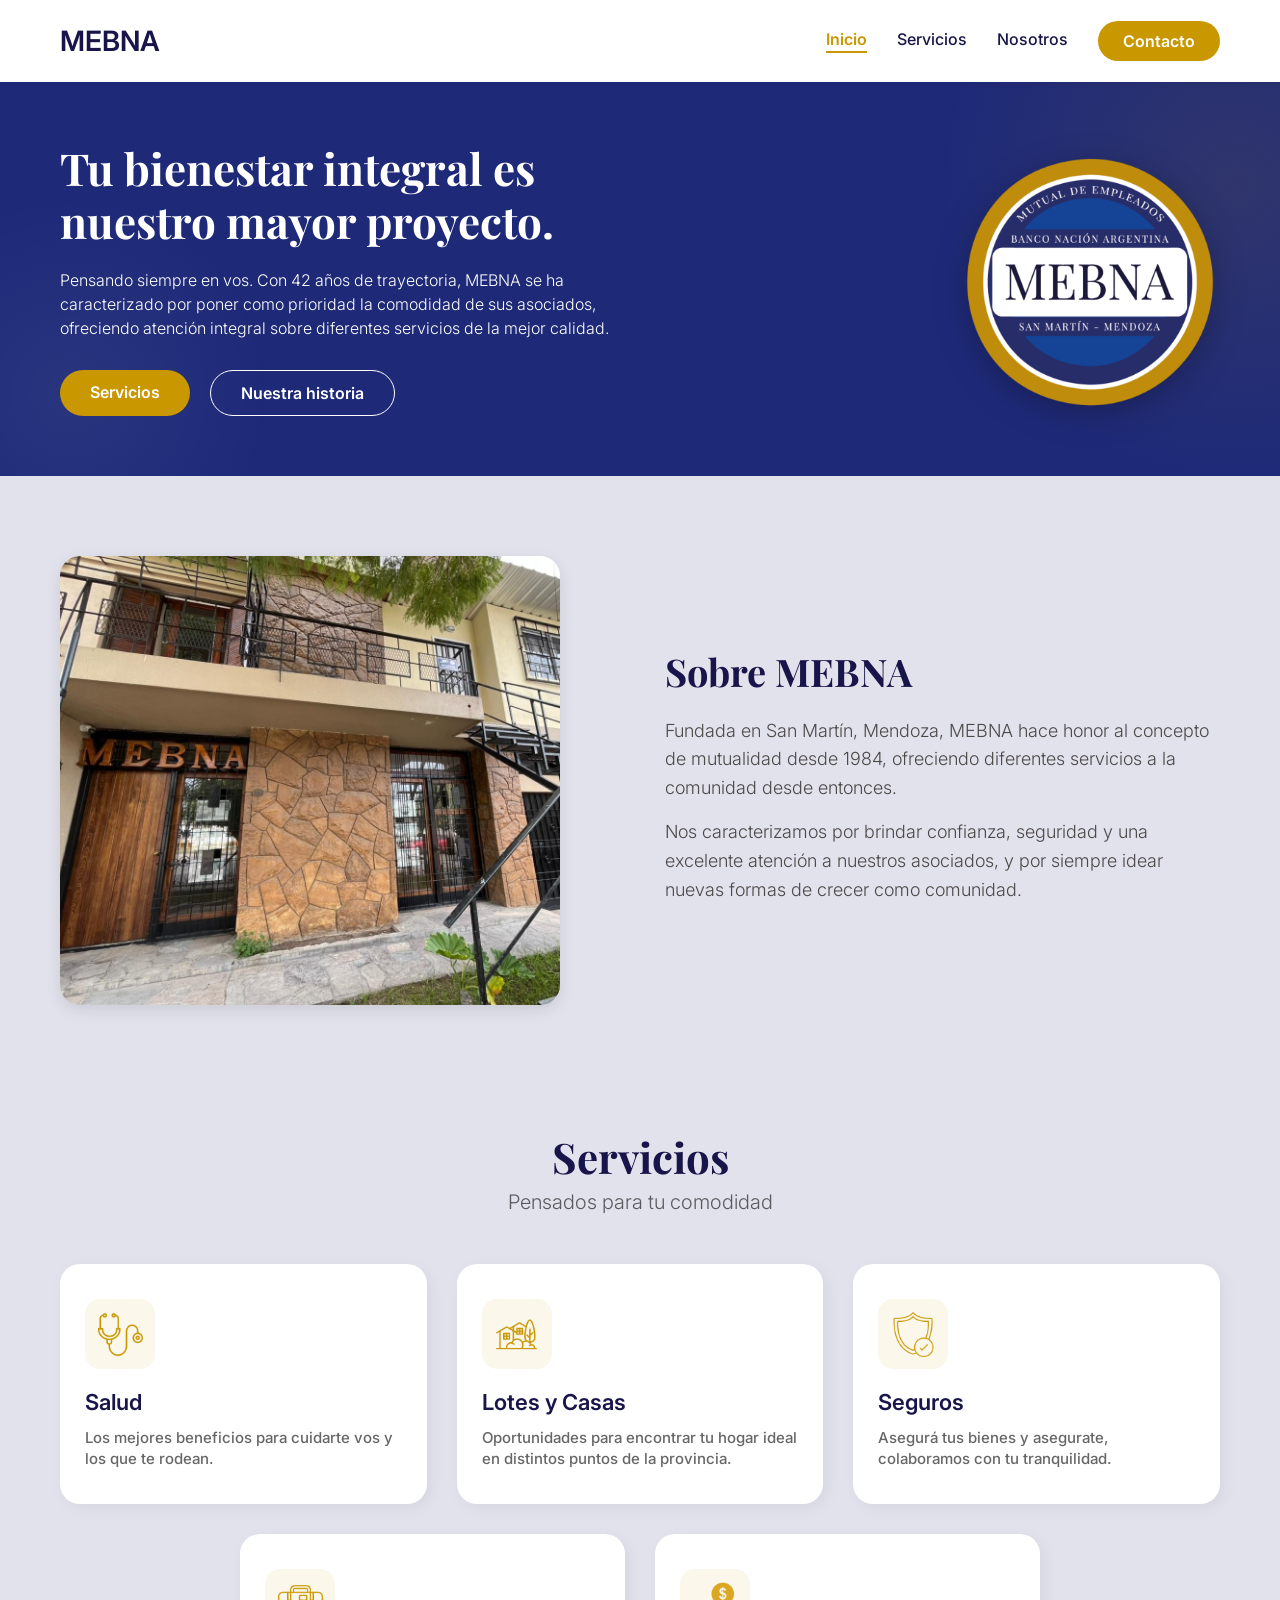
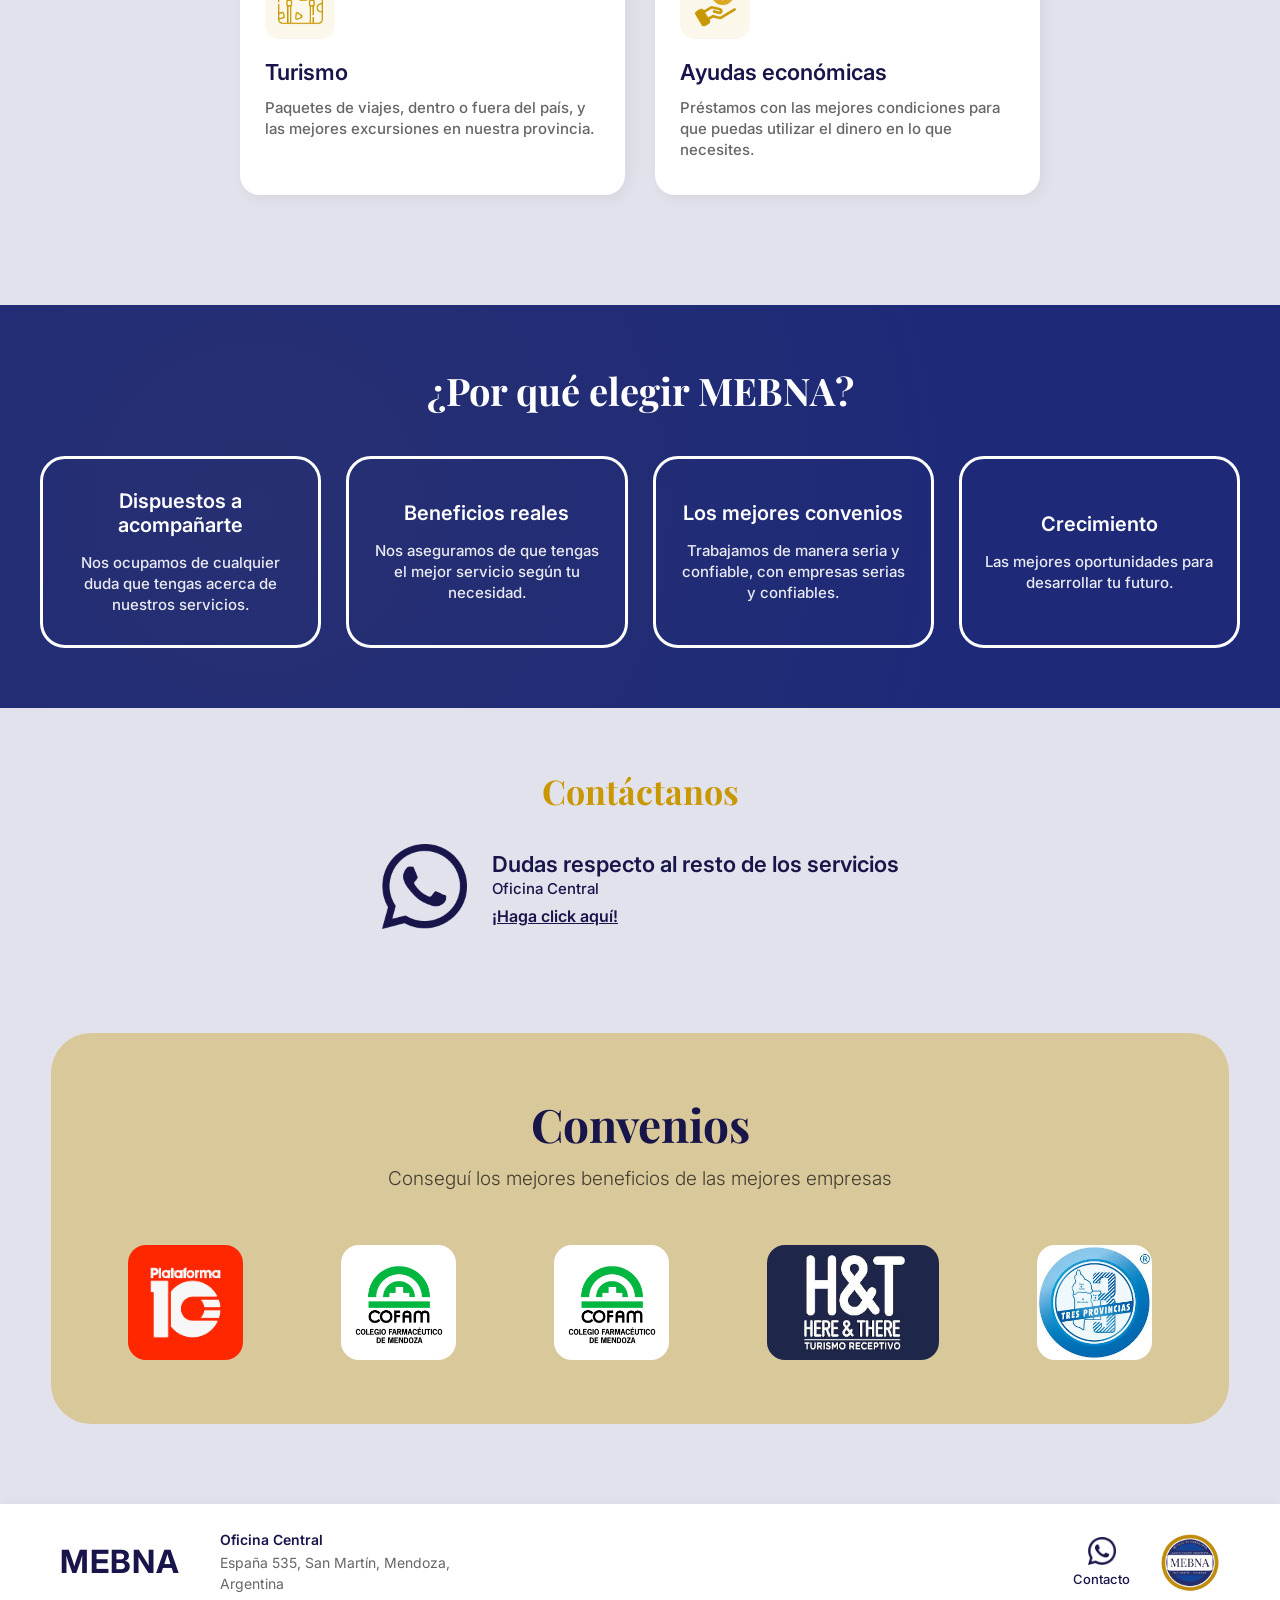
<file: Index.html>
<!DOCTYPE html>
<html lang="es">
<head>
    <meta charset="UTF-8">
    <meta name="viewport" content="width=device-width, initial-scale=1.0">
    <title>MEBNA - Inicio</title>
    <link rel="stylesheet" href="InicioMEBNA.css">
</head>
<body>

    <header class="site-header">
        <div class="header-container">
            <div class="logo">MEBNA</div>
            <nav class="nav-menu">
                <a href="InicioMEBNA.html" class="nav-link active">Inicio</a>
                <div class="dropdown">
    <a href="Servicios.html" class="nav-link">
        Servicios
    </a>

    <div class="dropdown-menu">
        <a href="#">Seguros</a>
        <a href="S-Barrios.html">Loteos</a>
        <a href="#">Salud</a>
        <a href="#">Viajes</a>
    </div>
</div>
                <a href="#" class="nav-link">Nosotros</a>
                <a href="#" class="btn-contact">Contacto</a>
            </nav>
        </div>
    </header>

    <section class="hero-section">
        <div class="hero-container">
            <div class="hero-text">
                <h1>Tu bienestar integral es nuestro mayor proyecto.</h1>
                <p>Pensando siempre en vos. Con 42 años de trayectoria, MEBNA se ha caracterizado por poner como prioridad la comodidad de sus asociados, ofreciendo atención integral sobre diferentes servicios de la mejor calidad.</p>
                <div class="hero-buttons">
                    <a href="Servicios.html" class="btn-yellow">Servicios</a>
                    <a href="#" class="btn-outline">Nuestra historia</a>
                </div>
            </div>
            <div class="hero-logo-mebna">
                <img src="imagenes/LogoMEBNA.png" alt="Logo Sello MEBNA" class="hero-badge-img">
            </div>
        </div>
    </section>

    <section class="about-section">
        <div class="about-container">
            <div class="about-image-box">
                <img src="imagenes/Inicio/Ini-FrenteMEBNA.jpeg" alt="Frente de MEBNA" class="about-img">
            </div>
            <div class="about-text-box">
                <h2>Sobre MEBNA</h2>
                <p>Fundada en San Martín, Mendoza, MEBNA hace honor al concepto de mutualidad desde 1984, ofreciendo diferentes servicios a la comunidad desde entonces.</p>
                <p>Nos caracterizamos por brindar confianza, seguridad y una excelente atención a nuestros asociados, y por siempre idear nuevas formas de crecer como comunidad.</p>
            </div>
        </div>
    </section>

    <section class="services-section">
        <div class="section-title-box">
            <h2>Servicios</h2>
            <p class="subtitle">Pensados para tu comodidad</p>
        </div>
        
        <div class="services-grid top-grid">
            <div class="service-card">
                <div class="icon-container">
                    <img src="imagenes/Inicio/Ini- ICsalud.png" alt="Icono Salud" class="card-icon">
                </div>
                <h3>Salud</h3>
                <p>Los mejores beneficios para cuidarte vos y los que te rodean.</p>
            </div>
            <div class="service-card">
                <div class="icon-container">
                    <img src="imagenes/Inicio/Ini- ICbarrio.png" alt="Icono Lotes y Casas" class="card-icon">
                </div>
                <h3>Lotes y Casas</h3>
                <p>Oportunidades para encontrar tu hogar ideal en distintos puntos de la provincia.</p>
            </div>
            <div class="service-card">
                <div class="icon-container">
                    <img src="imagenes/Inicio/Ini- ICseguro.png" alt="Icono Seguros" class="card-icon">
                </div>
                <h3>Seguros</h3>
                <p>Asegurá tus bienes y asegurate, colaboramos con tu tranquilidad.</p>
            </div>
        </div>

        <div class="services-grid bottom-grid">
            <div class="service-card">
                <div class="icon-container">
                    <img src="imagenes/Inicio/Ini-ICviaje.png" alt="Icono Turismo" class="card-icon">
                </div>
                <h3>Turismo</h3>
                <p>Paquetes de viajes, dentro o fuera del país, y las mejores excursiones en nuestra provincia.</p>
            </div>
            <div class="service-card">
                <div class="icon-container">
                    <img src="imagenes/Inicio/Inic-ICayuda.png" alt="Icono Ayudas Económicas" class="card-icon">
                </div>
                <h3>Ayudas económicas</h3>
                <p>Préstamos con las mejores condiciones para que puedas utilizar el dinero en lo que necesites.</p>
            </div>
        </div>
    </section>

    <section class="why-choose-section">
        <h2>¿Por qué elegir MEBNA?</h2>
        <div class="why-grid">
            <div class="why-card">
                <h3>Dispuestos a acompañarte</h3>
                <p>Nos ocupamos de cualquier duda que tengas acerca de nuestros servicios.</p>
            </div>
            <div class="why-card">
                <h3>Beneficios reales</h3>
                <p>Nos aseguramos de que tengas el mejor servicio según tu necesidad.</p>
            </div>
            <div class="why-card">
                <h3>Los mejores convenios</h3>
                <p>Trabajamos de manera seria y confiable, con empresas serias y confiables.</p>
            </div>
            <div class="why-card">
                <h3>Crecimiento</h3>
                <p>Las mejores oportunidades para desarrollar tu futuro.</p>
            </div>
        </div>
    </section>

    <section class="contact-section">
        <h2>Contáctanos</h2>
        <div class="contact-box">
            <div class="whatsapp-icon-wrapper">
                <img src="imagenes/IcoWps.png" alt="WhatsApp" class="wp-icon">
            </div>
            <div class="contact-text">
                <h3>Dudas respecto al resto de los servicios</h3>
                <p class="office-label">Oficina Central</p>
                <a href="https://wa.me/qr/OD4SC45O3FZXO1" class="wp-link">¡Haga click aquí!</a>
            </div>
        </div>
    </section>

<section class="agreements-section">
        <div class="agreements-container">
            <h2>Convenios</h2>
            <p class="agreements-subtitle">Conseguí los mejores beneficios de las mejores empresas</p>
            <div class="brands-grid">
                <div class="brand-item"><img src="imagenes/Inicio/plataforma10.png" alt="Plataforma 10"></div>
                <div class="brand-item"><img src="imagenes/Inicio/Ini-cofam.png" alt="Sancor Seguros"></div>
                <div class="brand-item"><img src="imagenes/Inicio/Ini-cofam.png" alt="COFAM"></div>
                <div class="brand-item"><img src="imagenes/Inicio/HyTInicio.jfif" alt="Here & There"></div>
                <div class="brand-item"><img src="imagenes/Inicio/tresprovincias.jfif" alt="Tres Provincias"></div>
            </div>
        </div>
    </section>

    
    <footer class="site-footer">
        <div class="footer-container">
            
            <div class="footer-left">
                <span class="footer-brand">MEBNA</span>
                <div class="footer-address">
                    <strong>Oficina Central</strong>
                    España 535, San Martín, Mendoza,<br>
                    Argentina
                </div>
            </div>

            <div class="footer-right">
                <a href="https://wa.me/qr/OD4SC45O3FZXO1" class="footer-contact-link">
                    <img src="imagenes/IcoWps.png" alt="WhatsApp" class="footer-wp-icon">
                    <span>Contacto</span>
                </a>
                
                <img src="imagenes/LogoMEBNA.png" alt="Sello MEBNA" class="footer-logo">
            </div>

        </div>
    </footer>

</body>
</html>
</file>
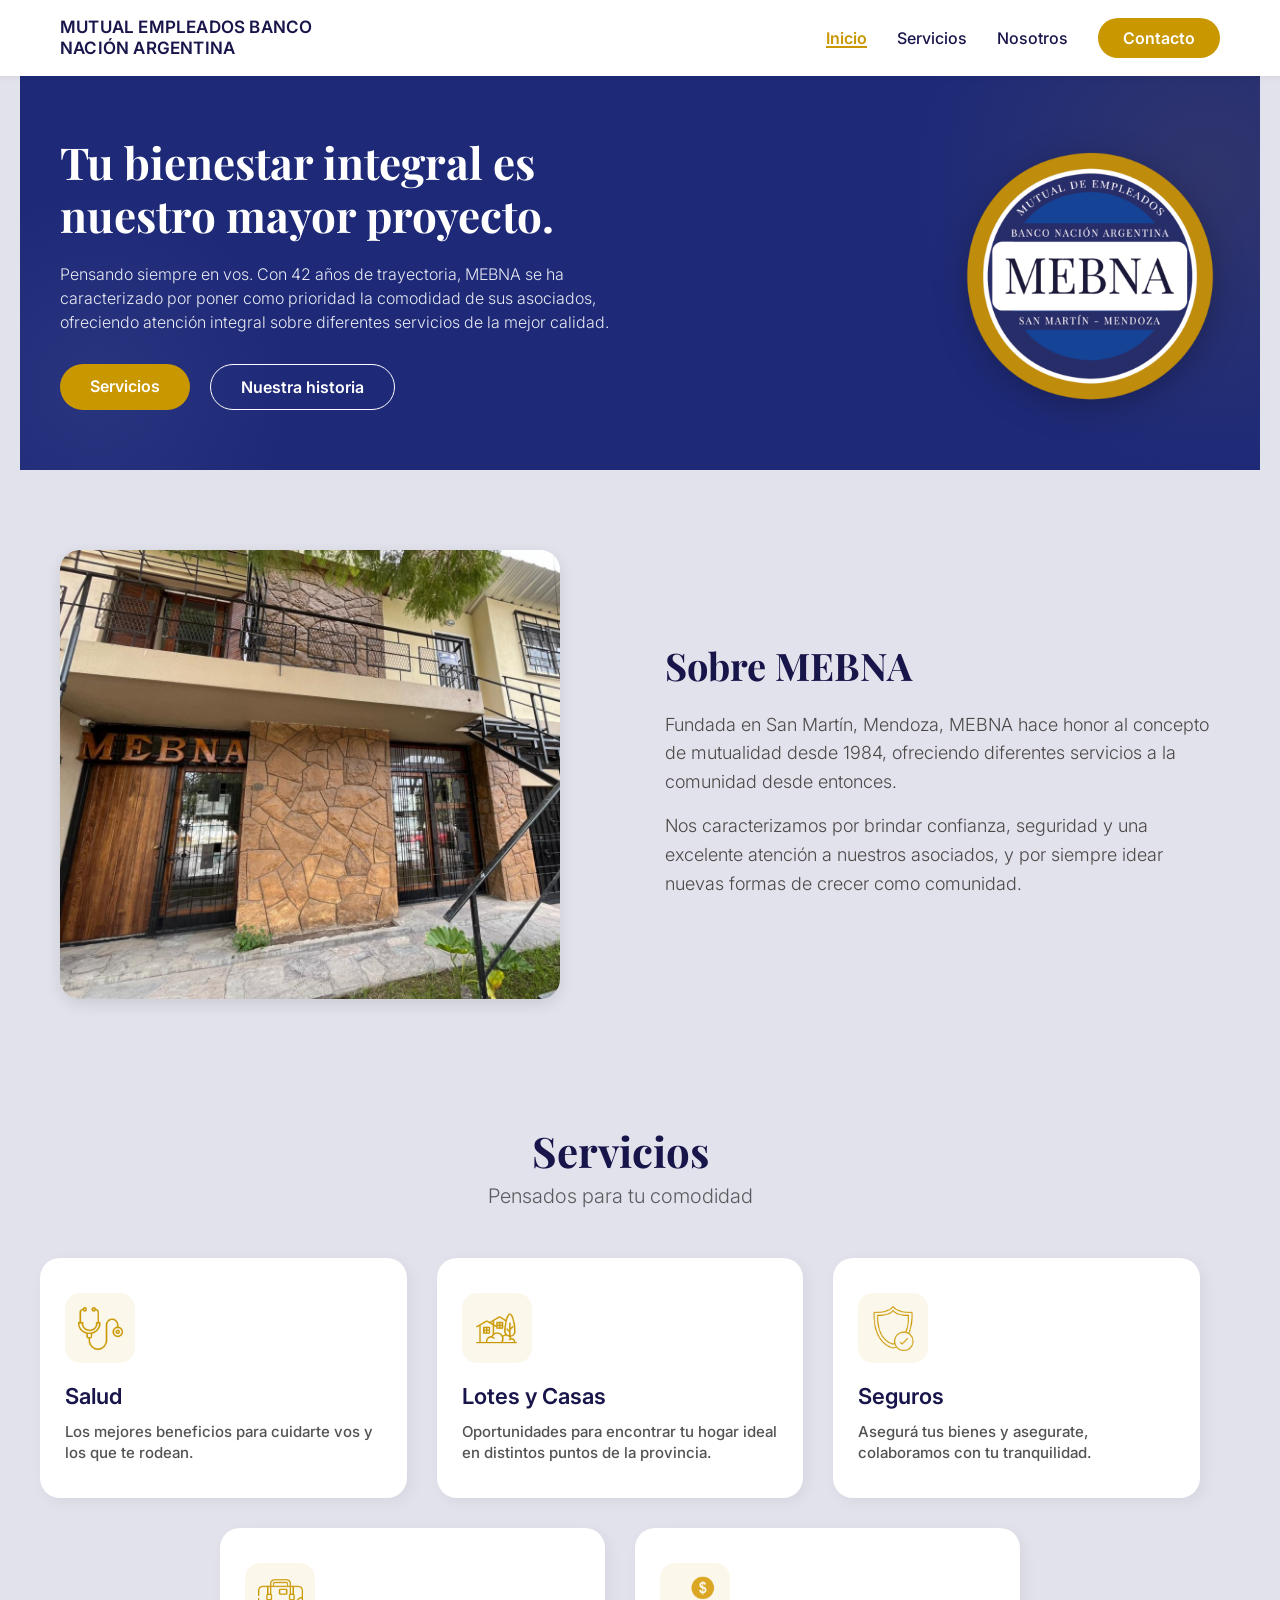
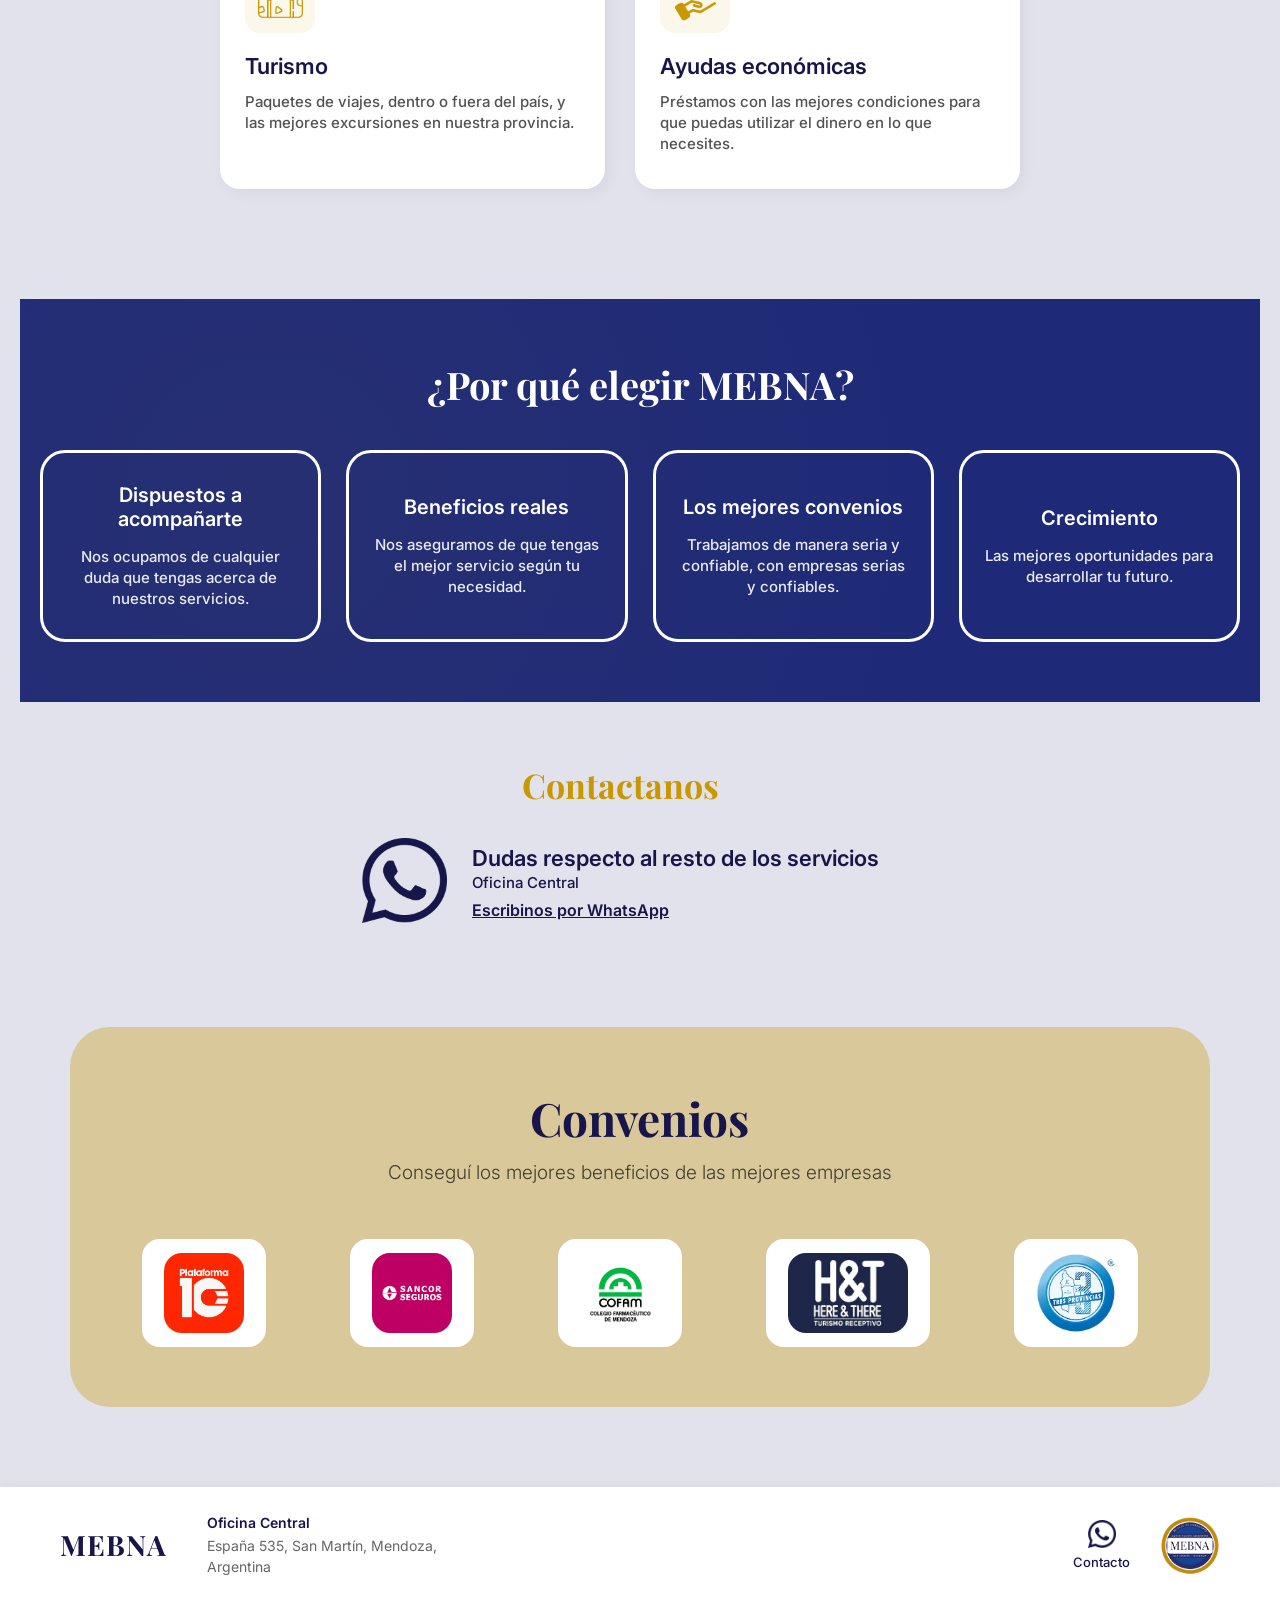
<file: index.html>
<!DOCTYPE html>
<html lang="es-AR">
<head>
    <meta charset="UTF-8">
    <meta name="viewport" content="width=device-width, initial-scale=1.0">
    <title>MEBNA | Mutual Empleados Banco Nación Argentina – San Martín, Mendoza</title>
    <meta name="description" content="MEBNA, mutual de San Martín, Mendoza, con 42 años de trayectoria. Seguros, salud, lotes y casas, turismo y ayudas económicas para asociados.">
    <meta name="robots" content="index, follow">
    <meta name="theme-color" content="#1e2a78">
    <link rel="canonical" href="https://www.mutualmebna.com.ar/">

    <meta property="og:type" content="website">
    <meta property="og:locale" content="es_AR">
    <meta property="og:site_name" content="MEBNA">
    <meta property="og:title" content="MEBNA | Mutual Empleados Banco Nación Argentina">
    <meta property="og:description" content="Seguros, salud, lotes y casas, turismo y ayudas económicas. Más de 40 años acompañando a nuestros asociados en Mendoza.">
    <meta property="og:url" content="https://www.mutualmebna.com.ar/">
    <meta property="og:image" content="https://www.mutualmebna.com.ar/imagenes/LogoMEBNA.png">
    <meta name="twitter:card" content="summary">

    <link rel="icon" href="imagenes/LogoMEBNA.png" type="image/png">
    <link rel="preconnect" href="https://fonts.googleapis.com">
    <link rel="preconnect" href="https://fonts.gstatic.com" crossorigin>
    <link rel="stylesheet" href="https://fonts.googleapis.com/css2?family=Inter:wght@300;400;500;600;700&family=Playfair+Display:wght@600;700&display=swap">
    <link rel="stylesheet" href="index.css">
    <link rel="stylesheet" href="ajustes.css">

   <script type="application/ld+json">
{
  "@context": "https://schema.org",
  "@type": ["Organization", "LocalBusiness"],
  "name": "MEBNA - Mutual Empleados Banco Nación Argentina",
  "alternateName": "MEBNA",
  "url": "https://www.mutualmebna.com.ar/",
  "logo": "https://www.mutualmebna.com.ar/imagenes/LogoMEBNA.png",
  "image": "https://www.mutualmebna.com.ar/imagenes/LogoMEBNA.png",
  "foundingDate": "1984",
  "telephone": "+54 263 425 3140",
  "address": {
    "@type": "PostalAddress",
    "streetAddress": "España 535",
    "addressLocality": "San Martín",
    "addressRegion": "Mendoza",
    "addressCountry": "AR"
  },
  "geo": {
    "@type": "GeoCoordinates",
    "latitude": -33.080738821076835, 
    "longitude": -68.47999602560567
  },
  "openingHours": "Mo-Fr 08:00-17:00",
  "sameAs": [
    "https://www.instagram.com/mutualmebna"
  ],
  "contactPoint": {
    "@type": "ContactPoint",
    "contactType": "customer service",
    "telephone": "+54 263 425 3140",
    "url": "https://wa.me/qr/OD4SC45O3FZXO1",
    "availableLanguage": "es"
  }
}
</script>
</head>
    <!-- Google tag (gtag.js) -->
<script async src="https://www.googletagmanager.com/gtag/js?id=G-Q3MZGSYC9G"></script>
<script>
  window.dataLayer = window.dataLayer || [];
  function gtag(){dataLayer.push(arguments);}
  gtag('js', new Date());

  gtag('config', 'G-Q3MZGSYC9G');
</script>
<body>
    <a class="skip-link" href="#contenido">Saltar al contenido</a>

    <header class="site-header">
        <div class="header-container">
            <a href="index.html" class="logo" aria-label="MEBNA, ir al inicio">Mutual Empleados Banco Nación Argentina</a>

            <nav class="nav-menu" aria-label="Navegación principal">
                <a href="index.html" class="nav-link active" aria-current="page">Inicio</a>
                <div class="dropdown">
                    <a href="Servicios.html" class="nav-link" aria-haspopup="true">Servicios</a>
                    <div class="dropdown-menu">
                        <a href="Seguros.html">Seguros</a>
                        <a href="S-Barrios.html">Loteos</a>
                        <a href="Salud.html">Salud</a>
                        <a href="Viajes.html">Viajes</a>
                    </div>
                </div>
                <a href="Nosotros.html" class="nav-link">Nosotros</a>
                <a href="Contacto.html" class="btn-contact">Contacto</a>
            </nav>
        </div>
    </header>

    <main id="contenido">
        <section class="hero-section">
            <div class="hero-container">
                <div class="hero-text">
                    <h1>Tu bienestar integral es nuestro mayor proyecto.</h1>
                    <p>Pensando siempre en vos. Con 42 años de trayectoria, MEBNA se ha caracterizado por poner como prioridad la comodidad de sus asociados, ofreciendo atención integral sobre diferentes servicios de la mejor calidad.</p>
                    <div class="hero-buttons">
                        <a href="Servicios.html" class="btn-yellow">Servicios</a>
                        <a href="Nosotros.html" class="btn-outline">Nuestra historia</a>
                    </div>
                </div>
                <div class="hero-logo-mebna">
                    <img src="imagenes/LogoMEBNA.png" alt="Sello de MEBNA, Mutual Empleados Banco Nación Argentina" class="hero-badge-img" width="260" height="260" fetchpriority="high">
                </div>
            </div>
        </section>

        <section class="about-section">
            <div class="about-container">
                <div class="about-image-box">
                    <img src="imagenes/Inicio/Ini-FrenteMEBNA.jpeg" alt="Frente de la oficina central de MEBNA en San Martín, Mendoza" class="about-img" loading="lazy" decoding="async">
                </div>
                <div class="about-text-box">
                    <h2>Sobre MEBNA</h2>
                    <p>Fundada en San Martín, Mendoza, MEBNA hace honor al concepto de mutualidad desde 1984, ofreciendo diferentes servicios a la comunidad desde entonces.</p>
                    <p>Nos caracterizamos por brindar confianza, seguridad y una excelente atención a nuestros asociados, y por siempre idear nuevas formas de crecer como comunidad.</p>
                </div>
            </div>
        </section>

        <section class="services-section" aria-labelledby="t-servicios">
            <div class="section-title-box">
                <h2 id="t-servicios">Servicios</h2>
                <p class="subtitle">Pensados para tu comodidad</p>
            </div>

            <div class="services-grid top-grid">
                <article class="service-card">
                    <a href="Salud.html" class="card-link">
                        <span class="icon-container"><img src="imagenes/Inicio/Ini-%20ICsalud.png" alt="" class="card-icon" loading="lazy"></span>
                        <h3>Salud</h3>
                    </a>
                    <p>Los mejores beneficios para cuidarte vos y los que te rodean.</p>
                </article>
                <article class="service-card">
                    <a href="S-Barrios.html" class="card-link">
                        <span class="icon-container"><img src="imagenes/Inicio/Ini-%20ICbarrio.png" alt="" class="card-icon" loading="lazy"></span>
                        <h3>Lotes y Casas</h3>
                    </a>
                    <p>Oportunidades para encontrar tu hogar ideal en distintos puntos de la provincia.</p>
                </article>
                <article class="service-card">
                    <a href="Seguros.html" class="card-link">
                        <span class="icon-container"><img src="imagenes/Inicio/Ini-%20ICseguro.png" alt="" class="card-icon" loading="lazy"></span>
                        <h3>Seguros</h3>
                    </a>
                    <p>Asegurá tus bienes y asegurate, colaboramos con tu tranquilidad.</p>
                </article>
            </div>

            <div class="services-grid bottom-grid">
                <article class="service-card">
                    <a href="Viajes.html" class="card-link">
                        <span class="icon-container"><img src="imagenes/Inicio/Ini-ICviaje.png" alt="" class="card-icon" loading="lazy"></span>
                        <h3>Turismo</h3>
                    </a>
                    <p>Paquetes de viajes, dentro o fuera del país, y las mejores excursiones en nuestra provincia.</p>
                </article>
                <article class="service-card">
                    <span class="icon-container"><img src="imagenes/Inicio/Inic-ICayuda.png" alt="" class="card-icon" loading="lazy"></span>
                    <h3>Ayudas económicas</h3>
                    <p>Préstamos con las mejores condiciones para que puedas utilizar el dinero en lo que necesites.</p>
                </article>
            </div>
        </section>

        <section class="why-choose-section" aria-labelledby="t-porque">
            <h2 id="t-porque">¿Por qué elegir MEBNA?</h2>
            <div class="why-grid">
                <div class="why-card">
                    <h3>Dispuestos a acompañarte</h3>
                    <p>Nos ocupamos de cualquier duda que tengas acerca de nuestros servicios.</p>
                </div>
                <div class="why-card">
                    <h3>Beneficios reales</h3>
                    <p>Nos aseguramos de que tengas el mejor servicio según tu necesidad.</p>
                </div>
                <div class="why-card">
                    <h3>Los mejores convenios</h3>
                    <p>Trabajamos de manera seria y confiable, con empresas serias y confiables.</p>
                </div>
                <div class="why-card">
                    <h3>Crecimiento</h3>
                    <p>Las mejores oportunidades para desarrollar tu futuro.</p>
                </div>
            </div>
        </section>

        <section class="contact-section" aria-labelledby="t-contacto">
            <h2 id="t-contacto">Contactanos</h2>
            <div class="contact-box">
                <div class="whatsapp-icon-wrapper">
                    <img src="imagenes/IcoWps.png" alt="" class="wp-icon" loading="lazy" width="85" height="85">
                </div>
                <div class="contact-text">
                    <h3>Dudas respecto al resto de los servicios</h3>
                    <p class="office-label">Oficina Central</p>
                    <a href="https://wa.me/qr/OD4SC45O3FZXO1" class="wp-link" target="_blank" rel="noopener">Escribinos por WhatsApp</a>
                </div>
            </div>
        </section>

        <section class="agreements-section" aria-labelledby="t-convenios">
            <div class="agreements-container">
                <h2 id="t-convenios">Convenios</h2>
                <p class="agreements-subtitle">Conseguí los mejores beneficios de las mejores empresas</p>
                <div class="brands-grid">
                    <div class="brand-item"><img src="imagenes/Inicio/plataforma10.png" alt="Plataforma 10" loading="lazy"></div>
                    <div class="brand-item"><img src="imagenes/Inicio/sancorInicio.png" alt="Sancor Seguros" loading="lazy"></div>
                    <div class="brand-item"><img src="imagenes/Inicio/Ini-cofam.png" alt="COFAM" loading="lazy"></div>
                    <div class="brand-item"><img src="imagenes/Inicio/HyTInicio.jfif" alt="Here &amp; There" loading="lazy"></div>
                    <div class="brand-item"><img src="imagenes/Inicio/tresprovincias.jfif" alt="Tres Provincias" loading="lazy"></div>
                </div>
            </div>
        </section>
    </main>

    <footer class="site-footer">
        <div class="footer-container">
            <div class="footer-left">
                <span class="footer-brand">MEBNA</span>
                <address class="footer-address">
                    <strong>Oficina Central</strong>
                    España 535, San Martín, Mendoza,<br>
                    Argentina
                </address>
            </div>
            <div class="footer-right">
                <a href="https://wa.me/qr/OD4SC45O3FZXO1" class="footer-contact-link" target="_blank" rel="noopener">
                    <img src="imagenes/IcoWps.png" alt="" class="footer-wp-icon" loading="lazy">
                    <span>Contacto</span>
                </a>
                <img src="imagenes/LogoMEBNA.png" alt="Sello MEBNA" class="footer-logo" loading="lazy">
            </div>
        </div>
    </footer>
</body>
</html>
</file>
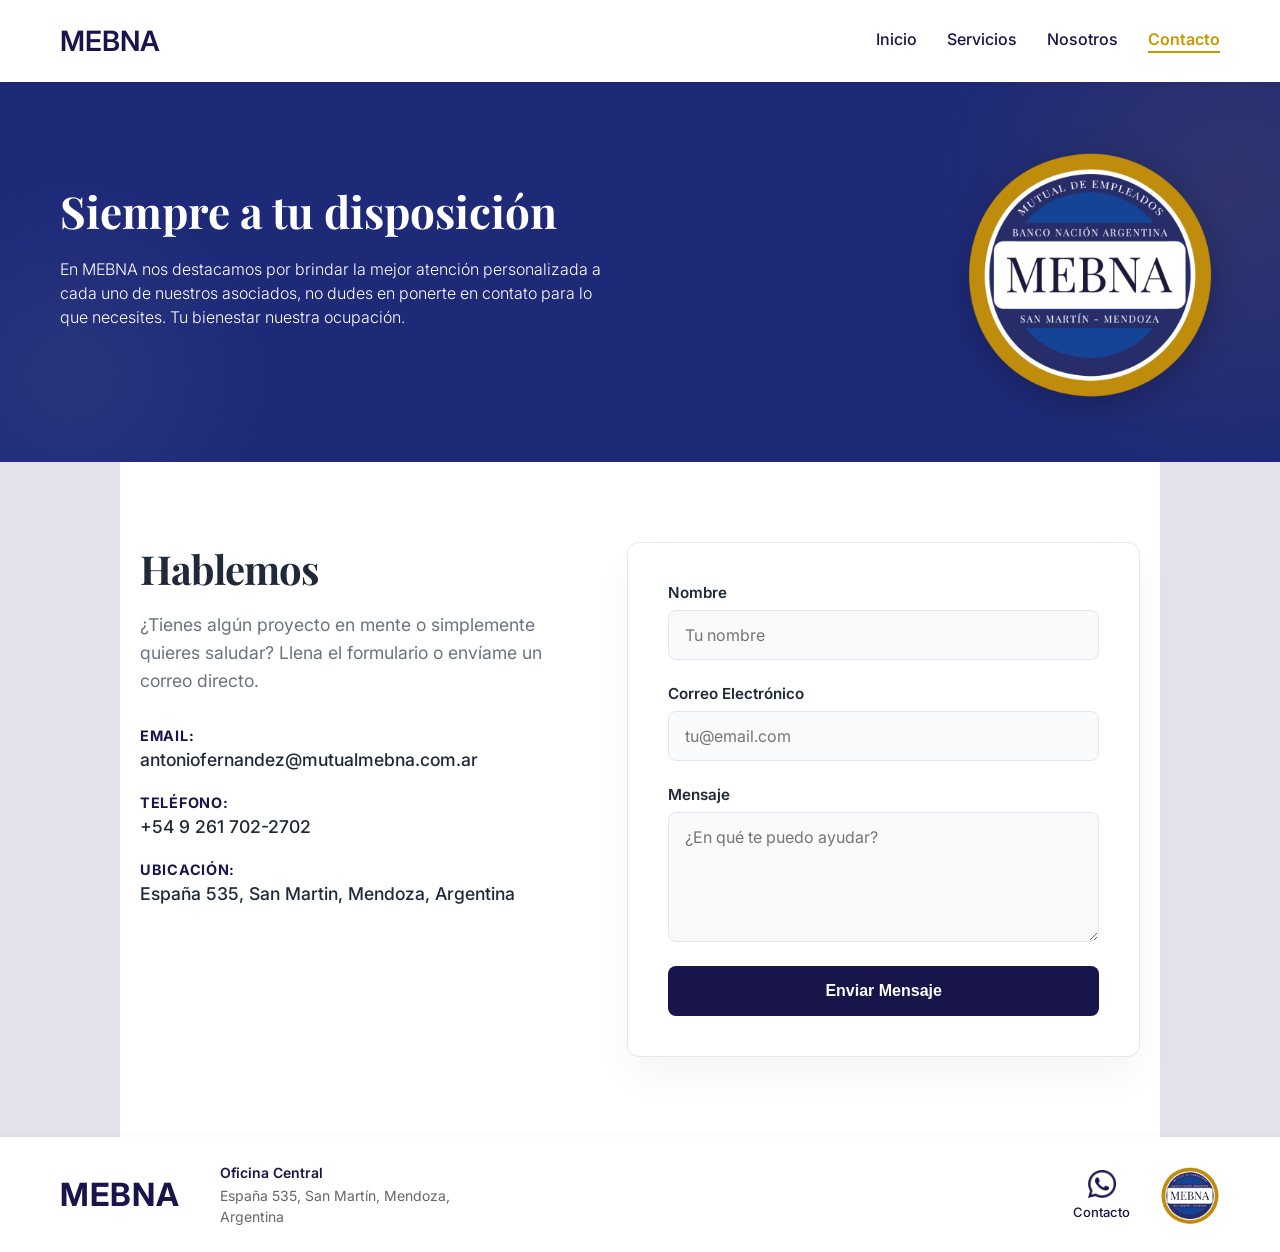
<file: Contacto.html>
<!DOCTYPE html>
<html lang="es">
<head>
    <meta charset="UTF-8">
    <meta name="viewport" content="width=device-width, initial-scale=1.0">
    <title>MEBNA - Contacto</title>
    <link rel="stylesheet" href="Contacto.css">
</head>
<body>

    <header class="site-header">
        <div class="header-container">
            <div class="logo">MEBNA</div>
            <nav class="nav-menu">
                <a href="index.html" class="nav-link ">Inicio</a>
                <div class="dropdown">
    <a href="Servicios.html" class="nav-link">
        Servicios
    </a>

    <div class="dropdown-menu">
                <a href="Seguros.html">Seguros</a>
                <a href="S-Barrios.html">Loteos</a>
                <a href="Salud.html">Salud</a>
                <a href="Viajes.html">Viajes</a>
    </div>
</div>
                <a href="Nosotros.html" class="nav-link">Nosotros</a>
                <a href="Contacto.html" class="nav-link active">Contacto</a>
            </nav>
        </div>
    </header>

    <section class="hero-section">
        <div class="hero-container">
            <div class="hero-text">
                <h1>Siempre a tu disposición</h1>
                <p>En MEBNA nos destacamos por brindar la mejor atención personalizada a cada uno de nuestros asociados, no dudes en ponerte en contato para lo que necesites. Tu bienestar nuestra ocupación. </p>
            </div>
            <div class="hero-logo-mebna">
                <img src="imagenes/LogoMEBNA.png" alt="Logo Sello MEBNA" class="hero-badge-img">
            </div>
        </div>
    </section>

<section class="contact-section">
  <div class="contact-container">
    
    <div class="contact-info">
      <h2>Hablemos</h2>
      <p>¿Tienes algún proyecto en mente o simplemente quieres saludar? Llena el formulario o envíame un correo directo.</p>
      
      <div class="info-item">
        <strong>Email: </strong>
        <span>antoniofernandez@mutualmebna.com.ar</span>
      </div>
      <div class="info-item">
        <strong>Teléfono:</strong>
        <span>+54 9 261 702-2702</span>
      </div>
      <div class="info-item">
        <strong>Ubicación:</strong>
        <span>España 535, San Martin, Mendoza, Argentina</span>
      </div>
    </div>

    <!-- Se corrigió la URL eliminando espacios y agregando el correo real -->
    <form action="https://formsubmit.co/ludmilamebna@gmail.com" method="POST">
      <div class="contact-form-wrapper">
        <input type="hidden" name="_captcha" value="false">
        <input type="hidden" name="_subject" value="Nueva consulta web de MEBNA">
        
        <div class="form-group">
          <label for="name">Nombre</label>
          <input type="text" id="name" name="name" placeholder="Tu nombre" required>
        </div>
        
        <div class="form-group">
          <label for="email">Correo Electrónico</label>
          <input type="email" id="email" name="email" placeholder="tu@email.com" required>
        </div>
        
        <div class="form-group">
          <label for="message">Mensaje</label>
          <textarea id="message" name="message" rows="5" placeholder="¿En qué te puedo ayudar?" required></textarea>
        </div>
        
        <button type="submit" class="submit-btn">Enviar Mensaje</button>
      </div>
    </form> <!-- Faltaba esta etiqueta de cierre -->

  </div>
</section>

    <footer class="site-footer">
        <div class="footer-container">
            
            <div class="footer-left">
                <span class="footer-brand">MEBNA</span>
                <div class="footer-address">
                    <strong>Oficina Central</strong>
                    España 535, San Martín, Mendoza,<br>
                    Argentina
                </div>
            </div>

            <div class="footer-right">
                <a href="https://wa.me/qr/OD4SC45O3FZXO1" class="footer-contact-link">
                    <img src="imagenes/IcoWps.png" alt="WhatsApp" class="footer-wp-icon">
                    <span>Contacto</span>
                </a>
                
                <img src="imagenes/LogoMEBNA.png" alt="Sello MEBNA" class="footer-logo">
            </div>

        </div>
    </footer>

</body>
</html>
</file>
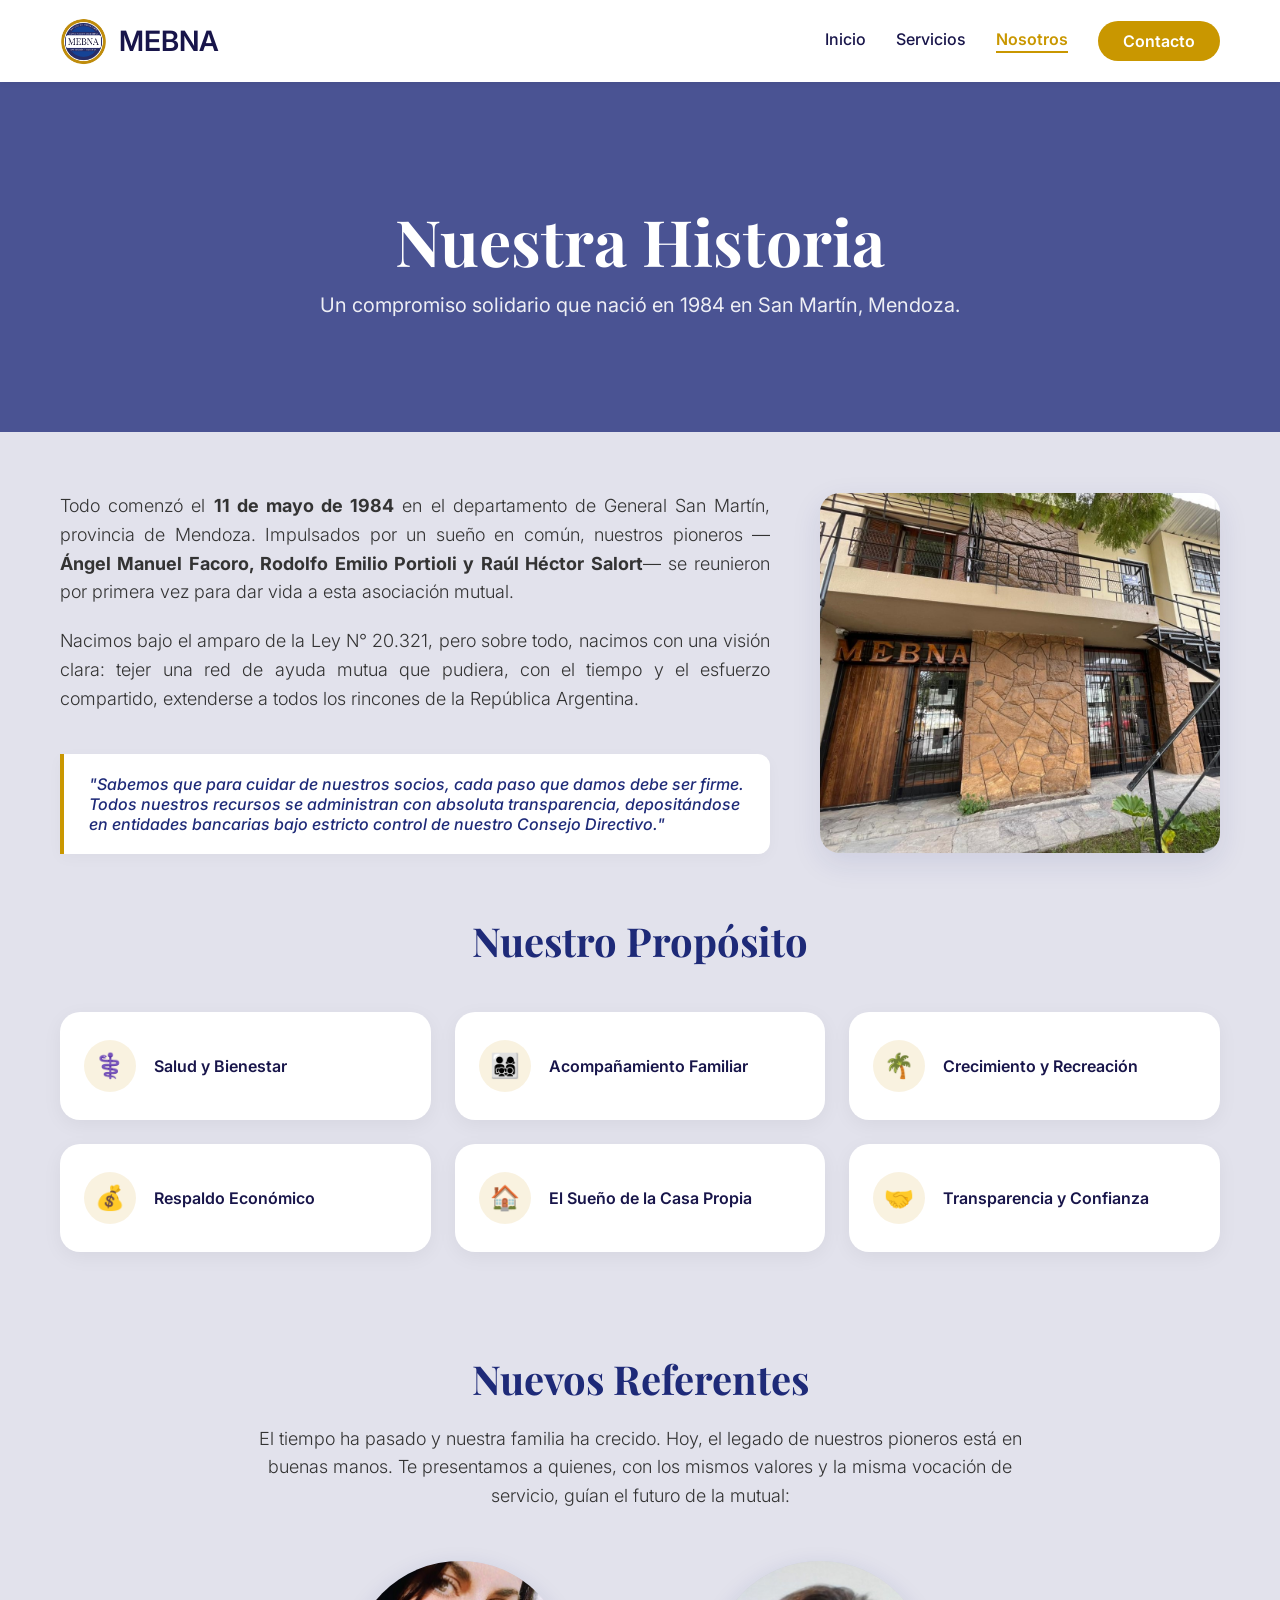
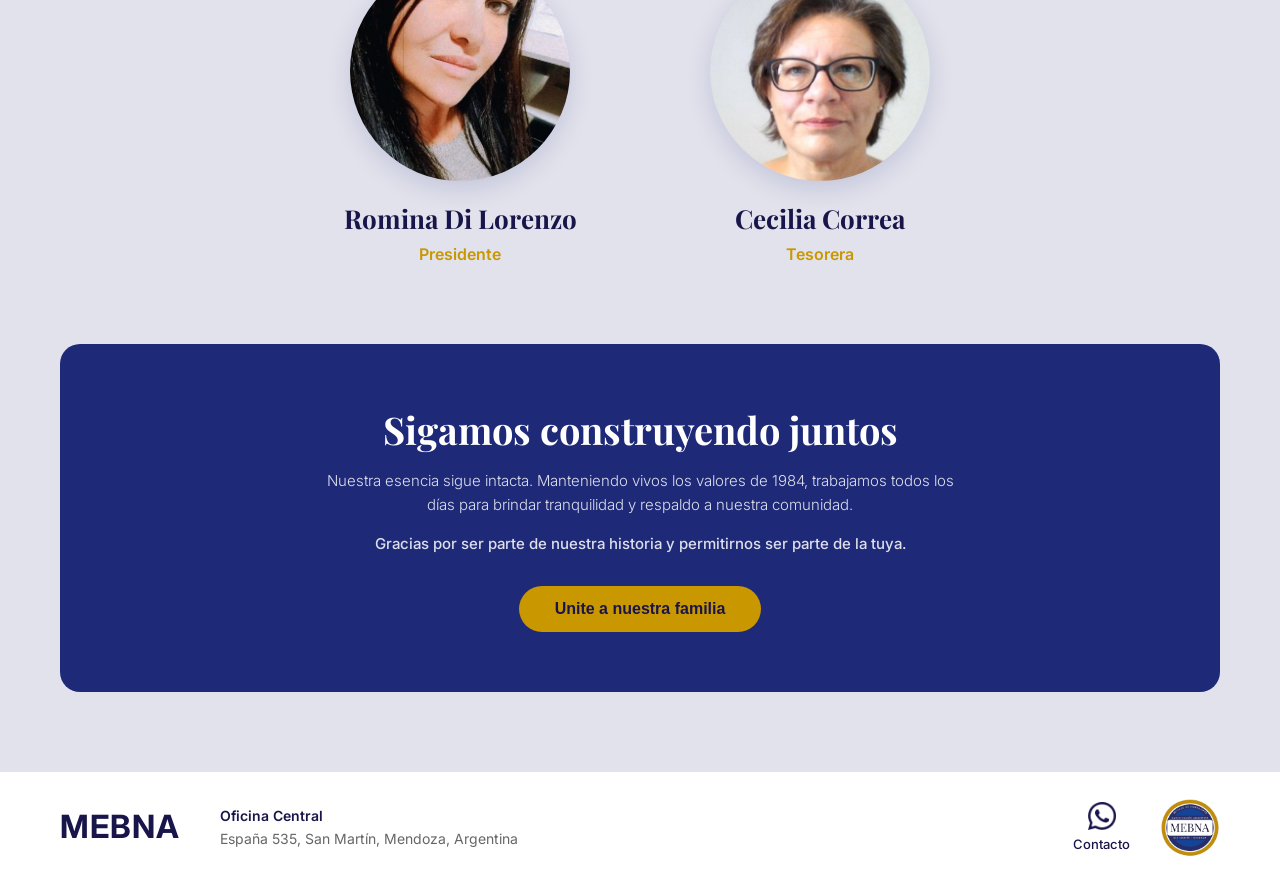
<file: Nosotros.html>
<!DOCTYPE html>
<html lang="es">
<head>
    <meta charset="UTF-8">
    <meta name="viewport" content="width=device-width, initial-scale=1.0">
    <title>Nuestra Historia | Asociación Mutual</title>
    <link rel="stylesheet" href="Nosotros.css">
</head>
<body>

    <!-- HEADER -->
    <header class="site-header">
        <div class="header-container">
            <div class="logo">
                <img src="imagenes/LogoMEBNA.png" alt="Logo MEBNA">
                MEBNA 
            </div>
            <nav class="nav-menu">
                <a href="index.html" class="nav-link ">Inicio</a>
                <div class="dropdown">
    <a href="Servicios.html" class="nav-link">
        Servicios
    </a>

    <div class="dropdown-menu">
        <a href="Seguros.html">Seguros</a>
        <a href="S-Barrios.html">Loteos</a>
        <a href="Salud.html">Salud</a>
        <a href="Viajes.html">Viajes</a>
    </div>
</div>
                <a href="Nosotros.html" class="nav-link active">Nosotros</a>
                <a href="Contacto.html" class="btn-contact">Contacto</a>
            </nav>
        </div>
    </header>

    <!-- HERO SECTION -->
    <section class="hero-barrios">
        <!-- <img src="fondo-historia.jpg" alt="Nuestra Historia"> -->
        <div class="hero-overlay">
            <h1>Nuestra Historia</h1>
            <p>Un compromiso solidario que nació en 1984 en San Martín, Mendoza.</p>
        </div>
    </section>

    <!-- INTRODUCCIÓN (Historia y Pioneros) -->
    <section class="intro-section">
        <div class="intro-container">
            <div class="intro-text">
                <p>Todo comenzó el <strong>11 de mayo de 1984</strong> en el departamento de General San Martín, provincia de Mendoza. Impulsados por un sueño en común, nuestros pioneros —<strong>Ángel Manuel Facoro, Rodolfo Emilio Portioli y Raúl Héctor Salort</strong>— se reunieron por primera vez para dar vida a esta asociación mutual.</p>
                <br>
                <p>Nacimos bajo el amparo de la Ley N° 20.321, pero sobre todo, nacimos con una visión clara: tejer una red de ayuda mutua que pudiera, con el tiempo y el esfuerzo compartido, extenderse a todos los rincones de la República Argentina.</p>
                <br>
                <blockquote class="historia-quote">
                    "Sabemos que para cuidar de nuestros socios, cada paso que damos debe ser firme. Todos nuestros recursos se administran con absoluta transparencia, depositándose en entidades bancarias bajo estricto control de nuestro Consejo Directivo."
                </blockquote>
            </div>
            
            <!-- ESPACIO PARA IMAGEN HISTÓRICA O REPRESENTATIVA -->
            <div class="intro-image">
                <!-- Reemplazar el src por la ruta de tu imagen -->
                <img src="imagenes/Inicio/Ini-FrenteMEBNA.jpeg" alt="MEBNA">
            </div>
        </div>
    </section>

    <!-- COBERTURAS / BENEFICIOS (Tarjetas) -->
    <section class="coverage-section">
        <h2>Nuestro Propósito</h2>
        <div class="services-grid">
            <div class="service-card">
                <div class="service-icon">⚕️</div>
                <span>Salud y Bienestar</span>
            </div>
            <div class="service-card">
                <div class="service-icon">👨‍👩‍👧‍👦</div>
                <span>Acompañamiento Familiar</span>
            </div>
            <div class="service-card">
                <div class="service-icon">🌴</div>
                <span>Crecimiento y Recreación</span>
            </div>
            <div class="service-card">
                <div class="service-icon">💰</div>
                <span>Respaldo Económico</span>
            </div>
            <div class="service-card">
                <div class="service-icon">🏠</div>
                <span>El Sueño de la Casa Propia</span>
            </div>
            <div class="service-card">
                <div class="service-icon">🤝</div>
                <span>Transparencia y Confianza</span>
            </div>
        </div>
    </section>

    <!-- NUEVOS REFERENTES (Las nuevas caras) -->
    <section class="team-section">
        <h2>Nuevos Referentes</h2>
        <p class="team-intro">El tiempo ha pasado y nuestra familia ha crecido. Hoy, el legado de nuestros pioneros está en buenas manos. Te presentamos a quienes, con los mismos valores y la misma vocación de servicio, guían el futuro de la mutual:</p>
        
        <div class="team-grid">
            <!-- Persona 1 -->
            <div class="team-card">
                <div class="team-photo">
  <img src="imagenes/Nosotros/RominaDiLorenzo.jpeg" alt="Romina Di Lorenzo"> 
                </div>
                <h3>Romina Di Lorenzo</h3>
                <p class="team-role">Presidente</p>
            </div>
            
            <!-- Persona 2 -->
            <div class="team-card">
                <div class="team-photo">
    <img src="imagenes/Nosotros/CeciliaCorrea.enc" alt="Cecilia Correa"> 
                </div>
                <h3>Cecilia Correa</h3>
                <p class="team-role">Tesorera</p>
            </div>
        </div>
    </section>

    <!-- CALL TO ACTION -->
    <section class="cta-section">
        <div class="cta-container">
            <h2>Sigamos construyendo juntos</h2>
            <p>Nuestra esencia sigue intacta. Manteniendo vivos los valores de 1984, trabajamos todos los días para brindar tranquilidad y respaldo a nuestra comunidad.</p>
            <p style="font-weight: 500; margin-bottom: 30px;">Gracias por ser parte de nuestra historia y permitirnos ser parte de la tuya.</p>
            <button class="cta-btn">Unite a nuestra familia</button>
        </div>
    </section>

    <!-- FOOTER -->
<footer class="site-footer">
    <div class="footer-container">
        <div class="footer-left">
            <div class="footer-brand">MEBNA</div>
            <div class="footer-address">
                <strong>Oficina Central</strong>
                España 535, San Martín, Mendoza, Argentina
            </div>
        </div>
        <div class="footer-right">
            <a href="https://wa.me/qr/OD4SC45O3FZXO1" class="footer-contact-link">
                <!-- ESPACIO IMAGEN: icono WhatsApp -->
                <img class="footer-wp-icon" src="imagenes/IcoWps.png" alt="WhatsApp">
                Contacto
            </a>
            <!-- ESPACIO IMAGEN: sello/logo redondo MEBNA (footer) -->
            <img class="footer-logo" src="imagenes/LogoMEBNA.png" alt="MEBNA">
        </div>
    </div>
</footer>

</body>
</html>
</file>
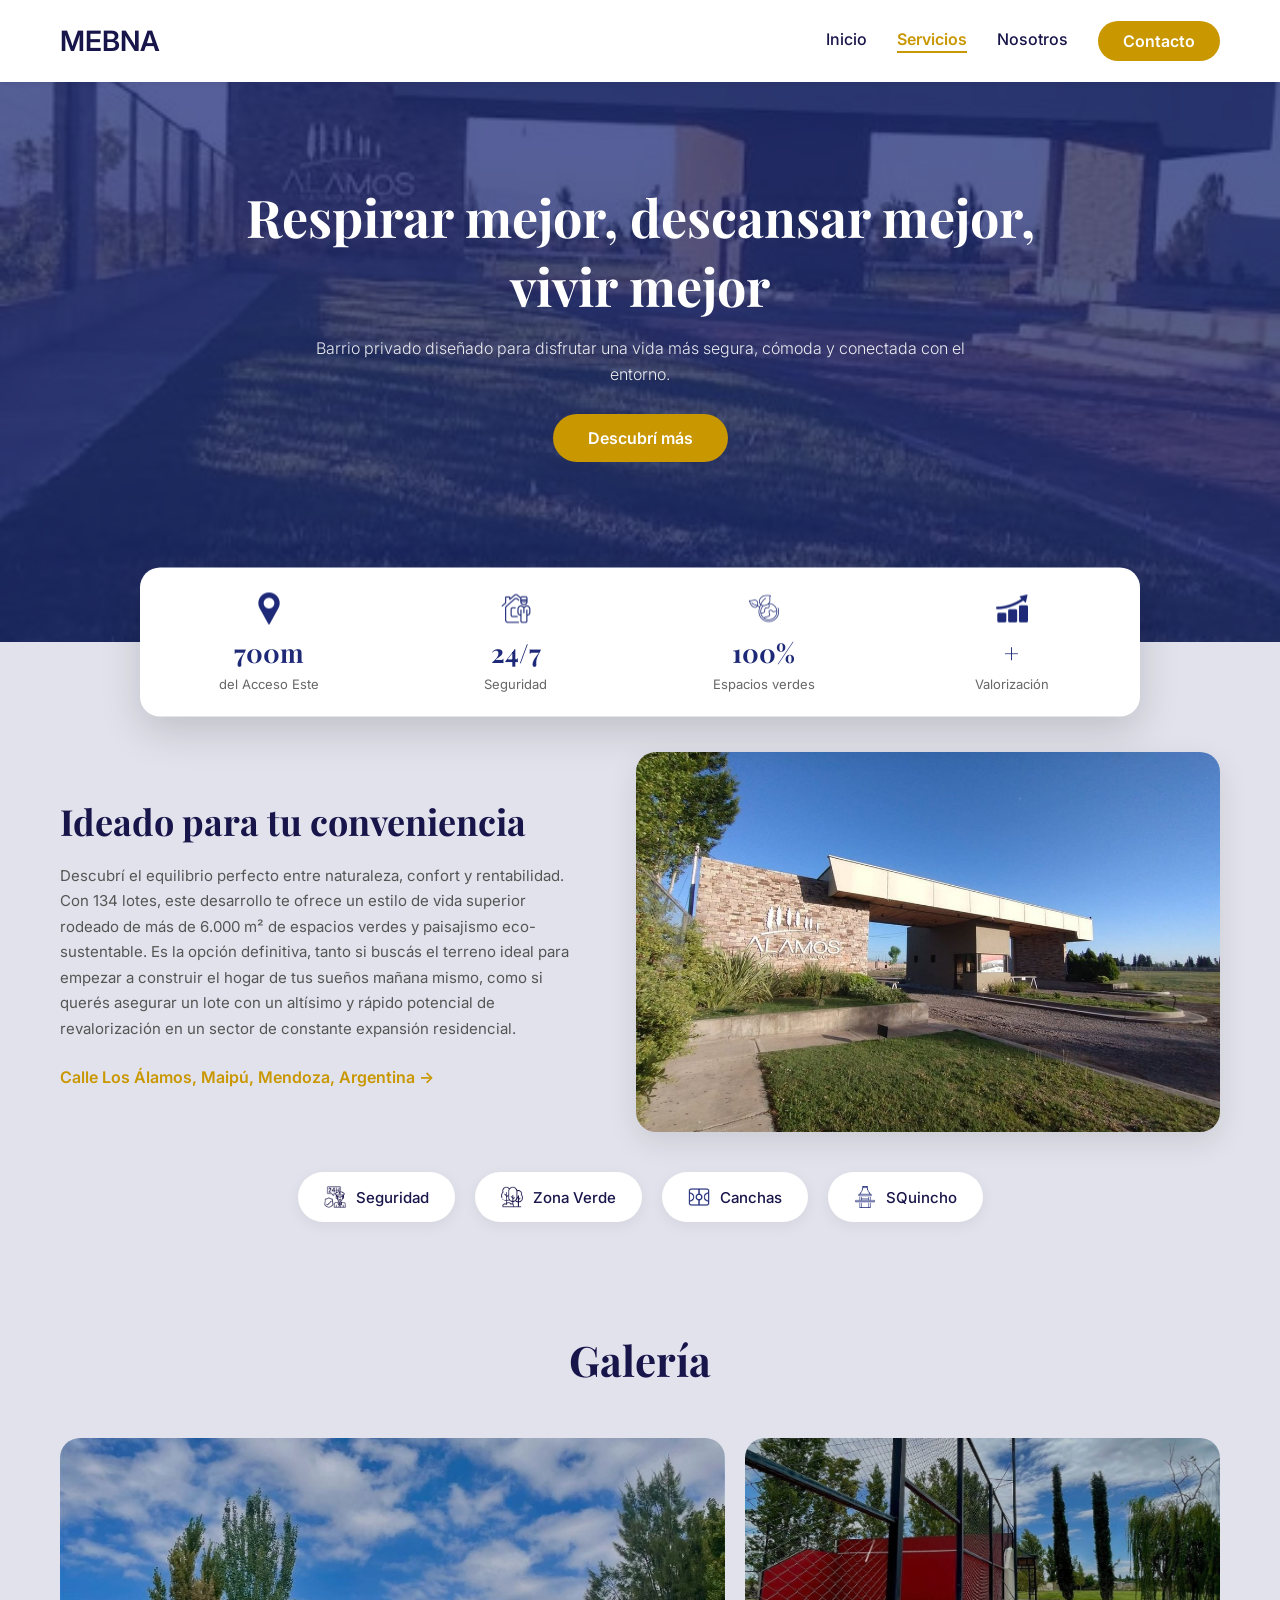
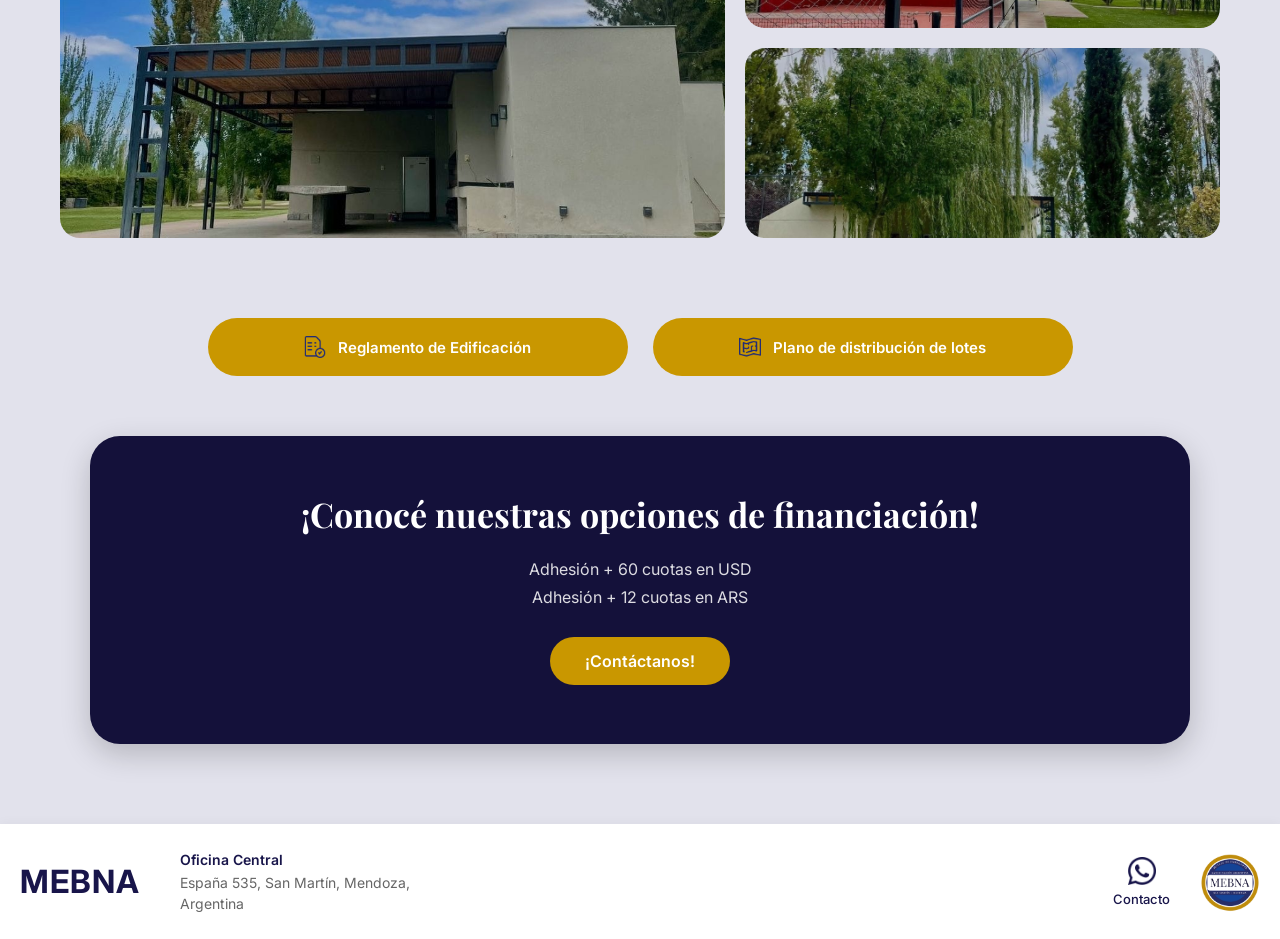
<file: S-B-Alamos.html>
<!DOCTYPE html>
<html lang="es">

<head>
    <meta charset="UTF-8">
    <meta name="viewport" content="width=device-width, initial-scale=1.0">
    <title>MEBNA - Alamos</title>

    <link rel="stylesheet" href="S-B-Alamos.css">

    <link rel="preconnect" href="https://fonts.googleapis.com">
    <link rel="preconnect" href="https://fonts.gstatic.com" crossorigin>
    <link href="https://fonts.googleapis.com/css2?family=Inter:wght@300;400;500;600&family=Playfair+Display:wght@600;700&display=swap" rel="stylesheet">
</head>

<body>

    <header class="site-header">
        <div class="header-container">
            <div class="logo">MEBNA</div>
            <nav class="nav-menu">
                <a href="index.html" class="nav-link">Inicio</a>
                <div class="dropdown">
                    <a href="Servicios.html" class="nav-link active">
                        Servicios
                    </a>

                    <div class="dropdown-menu">
                        <a href="Seguros.html">Seguros</a>
                        <a href="S-Barrios.html">Loteos</a>
                        <a href="Salud.html">Salud</a>
                        <a href="Viajes.html">Viajes</a>
                    </div>
                </div>
                <a href="Nosotros.html" class="nav-link">Nosotros</a>
                <a href="Contacto.html" class="btn-contact">Contacto</a>
            </nav>
        </div>
    </header>

    <main>

        <!-- ============================================================
             1. HERO
             ============================================================ -->
        <section class="hero-cepas">
            <img src="imagenes/SBarrios/Alamos/backAlamos.jfif" alt="Cepas de Junín">
            <div class="hero-overlay">
                <h1>Respirar mejor,  descansar mejor, vivir mejor</h1>
                <p>
                    Barrio privado diseñado para disfrutar una vida más segura, cómoda y conectada con el entorno.
                </p>
                <a href="#barrio" class="btn-yellow">Descubrí más</a>
            </div>

            <div class="stats-bar">
                <div class="stat-item">
                    <img src="imagenes/SBarrios/CdeJunin/alfiler.png" alt="Ubicación" class="stat-icon">
                    <span class="stat-number">700m</span>
                    <span class="stat-label">del Acceso Este</span>
                </div>
                <div class="stat-item">
                    <img src="imagenes/SBarrios/CdeJunin/caseta-de-vigilancia.png" alt="Seguridad" class="stat-icon">
                    <span class="stat-number">24/7</span>
                    <span class="stat-label">Seguridad</span>
                </div>
                <div class="stat-item">
                    <img src="imagenes/SBarrios/CdeJunin/practicas.png" alt="Naturaleza" class="stat-icon">
                    <span class="stat-number">100%</span>
                    <span class="stat-label">Espacios verdes</span>
                </div>
                <div class="stat-item">
                    <img src="imagenes/SBarrios/CdeJunin/progresion-grafica.png" alt="Valorización" class="stat-icon">
                    <span class="stat-number">+</span>
                    <span class="stat-label">Valorización</span>
                </div>
            </div>
        </section>

        <!-- ============================================================
             2. UN BARRIO PENSADO PARA CRECER
             ============================================================ -->
        <section class="barrio-section" id="barrio">
            <div class="barrio-container">
                <div class="barrio-text">
                    <h2>Ideado para tu conveniencia</h2>
                    <p>
                        Descubrí el equilibrio perfecto entre naturaleza, confort y rentabilidad. 
                        Con 134 lotes, este desarrollo te ofrece un estilo de vida superior rodeado de más de 6.000 m² de espacios verdes y paisajismo 
                        eco-sustentable. Es la opción definitiva, tanto si buscás el terreno ideal para empezar a construir el hogar de tus sueños mañana mismo, 
                        como si querés asegurar un lote con un altísimo y rápido potencial de revalorización en un sector de constante expansión residencial.
                    </p>
                    <a href="https://maps.app.goo.gl/hPXC9AXdrUfHFXoK6" class="link-more">Calle Los Álamos, Maipú, Mendoza, Argentina →</a>
                </div>
                <div class="barrio-image">
                    <img src="imagenes/SBarrios/Alamos/AlamosEntrada.jpg" alt="Vista del barrio Álamos">
                </div>
            </div>

            <div class="barrio-features">
                <div class="feature-item">
                    <img src="imagenes/SBarrios/CdeJunin/vigilancia.png" alt="Seguridad">
                    <span>Seguridad</span>
                </div>
                <div class="feature-item">
                    <img src="imagenes/SBarrios/CdeJunin/arbol.png" alt="Zona Verde">
                    <span>Zona Verde</span>
                </div>
                <div class="feature-item">
                    <img src="imagenes/SBarrios/Alamos/cancha-de-baloncesto.png" alt="Canchas">
                    <span>Canchas</span>
                </div>
                <div class="feature-item">
                    <img src="imagenes/SBarrios/Alamos/parrilla-de-ladrillo.png" alt="Quincho">
                    <span>SQuincho</span>
                </div>
            </div>
        </section>

        <!-- ============================================================
             3. GALERÍA
             ============================================================ -->
        <section class="gallery-section">
            <div class="section-title">
                <h2>Galería</h2>
            </div>

            <div class="gallery-grid">
                <div class="gallery-main">
                    <img src="imagenes/SBarrios/Alamos/AlaGal1.jfif" alt="Espacio verde del barrio">
                </div>
                <div class="gallery-side">
                    <div class="gallery-thumb">
                        <img src="imagenes/SBarrios/Alamos/AlaGal2.jfif" alt="Vista  del barrio">
                    </div>
                    <div class="gallery-thumb">
                        <img src="imagenes/SBarrios/Alamos/AlaGal3.jfif" alt="Vista barrio">
                    </div>
                </div>
            </div>
        </section>

       
        <!-- ============================================================
             6. BOTONES DE DOCUMENTOS
             ============================================================ -->
        <section class="docs-section">
            <a href="https://drive.google.com/file/d/1TkszUHDFHWaRov9pCYXmKbWJ8K4zCid_/view?usp=drive_link" class="btn-doc">
                <img src="imagenes/SBarrios/CdeJunin/prueba.png" alt="Documento">
                Reglamento de Edificación
            </a>
          <!-- Tu botón modificado (le agregamos id="btn-plano") -->
            <a href="S-B-CP-Plano.html" class="btn-doc" id="btn-plano">
                <img src="imagenes/SBarrios/CdeJunin/plano-de-la-casa.png" alt="Plano">
                Plano de distribución de lotes
            </a>
        </section>

        <!-- ============================================================
             7. CTA FINANCIACIÓN
             ============================================================ -->
        <section class="cta-financiacion">
            <h2>¡Conocé nuestras opciones de financiación!</h2>
            <p>Adhesión + 60 cuotas en USD</p>
            <p>Adhesión + 12 cuotas en ARS</p>
            <a href="https://wa.me/qr/OD4SC45O3FZXO1" class="btn-yellow">¡Contáctanos!</a>
        </section>

    </main>

    <footer class="site-footer">
        <div class="footer-container">

            <div class="footer-left">
                <span class="footer-brand">MEBNA</span>
                <div class="footer-address">
                    <strong>Oficina Central</strong>
                    España 535, San Martín, Mendoza,<br>
                    Argentina
                </div>
            </div>

            <div class="footer-right">
                <a href="https://wa.me/qr/OD4SC45O3FZXO1" class="footer-contact-link">
                    <img src="imagenes/IcoWps.png" alt="WhatsApp" class="footer-wp-icon">
                    <span>Contacto</span>
                </a>

                <img src="imagenes/LogoMEBNA.png" alt="Sello MEBNA" class="footer-logo">
            </div>

        </div>
    </footer>
    <!-- El contenedor del overlay (agregalo al final de tu body) -->
<div id="overlay-plano" class="overlay-modal">
    
    <!-- Barra de controles (Botones) -->
    <div class="controles-zoom">
        <button id="btn-zoom-in">🔍 Acercar (+)</button>
        <button id="btn-zoom-out">🔍 Alejar (-)</button>
        <button id="btn-cerrar">❌ Cerrar</button>
    </div>

    <!-- Contenedor con scroll para mover la imagen si es muy grande -->
    <div class="contenedor-imagen" id="contenedor-scroll">
        <img src="imagenes/SBarrios/Alamos/PlanoAlamos.png" alt="Plano en pantalla completa" id="img-plano-grande">
    </div>

</div>
<script>
    document.addEventListener('DOMContentLoaded', () => {
        // Capturamos los elementos del HTML
        const btnPlano = document.getElementById('btn-plano');
        const overlay = document.getElementById('overlay-plano');
        const imgGrande = document.getElementById('img-plano-grande');
        
        // Botones y contenedor de scroll
        const btnZoomIn = document.getElementById('btn-zoom-in');
        const btnZoomOut = document.getElementById('btn-zoom-out');
        const btnCerrar = document.getElementById('btn-cerrar');
        const contenedorScroll = document.getElementById('contenedor-scroll');

        // Empezamos con la imagen al 100% del ancho de la pantalla (100vw)
        let nivelZoom = 100; 

        // ¡IMPORTANTE! Eliminamos cualquier límite máximo que tenga tu CSS general
        imgGrande.style.maxWidth = 'none';

        // 1. Abrir la imagen
        btnPlano.addEventListener('click', function(e) {
            e.preventDefault();
            overlay.style.display = 'flex';
            // Reiniciamos el zoom cada vez que se abre
            nivelZoom = 100;
            imgGrande.style.width = nivelZoom + 'vw';
        });

        // 2. Botón: Acercar (Zoom In)
        btnZoomIn.addEventListener('click', function(e) {
            e.stopPropagation(); // Evita que se dispare el cierre del fondo
            nivelZoom += 100; // ¡AUMENTADO! Suma el ancho de 1 pantalla entera por clic
            imgGrande.style.width = nivelZoom + 'vw';
        });

        // 3. Botón: Alejar (Zoom Out)
        btnZoomOut.addEventListener('click', function(e) {
            e.stopPropagation();
            if (nivelZoom > 100) { // Evitamos que la imagen se haga más chica que el 100%
                nivelZoom -= 100; // Resta en la misma proporción que acerca
                imgGrande.style.width = nivelZoom + 'vw';
            }
        });

        // 4. Botón: Cerrar explícitamente
        btnCerrar.addEventListener('click', function(e) {
            e.stopPropagation();
            overlay.style.display = 'none';
        });

        // 5. Cerrar tocando el fondo oscuro (fuera de la imagen)
        overlay.addEventListener('click', function(e) {
            // Si el clic fue en el fondo o en el contenedor vacío (y no en la imagen)
            if (e.target === contenedorScroll || e.target === overlay) {
                overlay.style.display = 'none';
            }
        });
    });
</script>
</body>
</html>
</file>
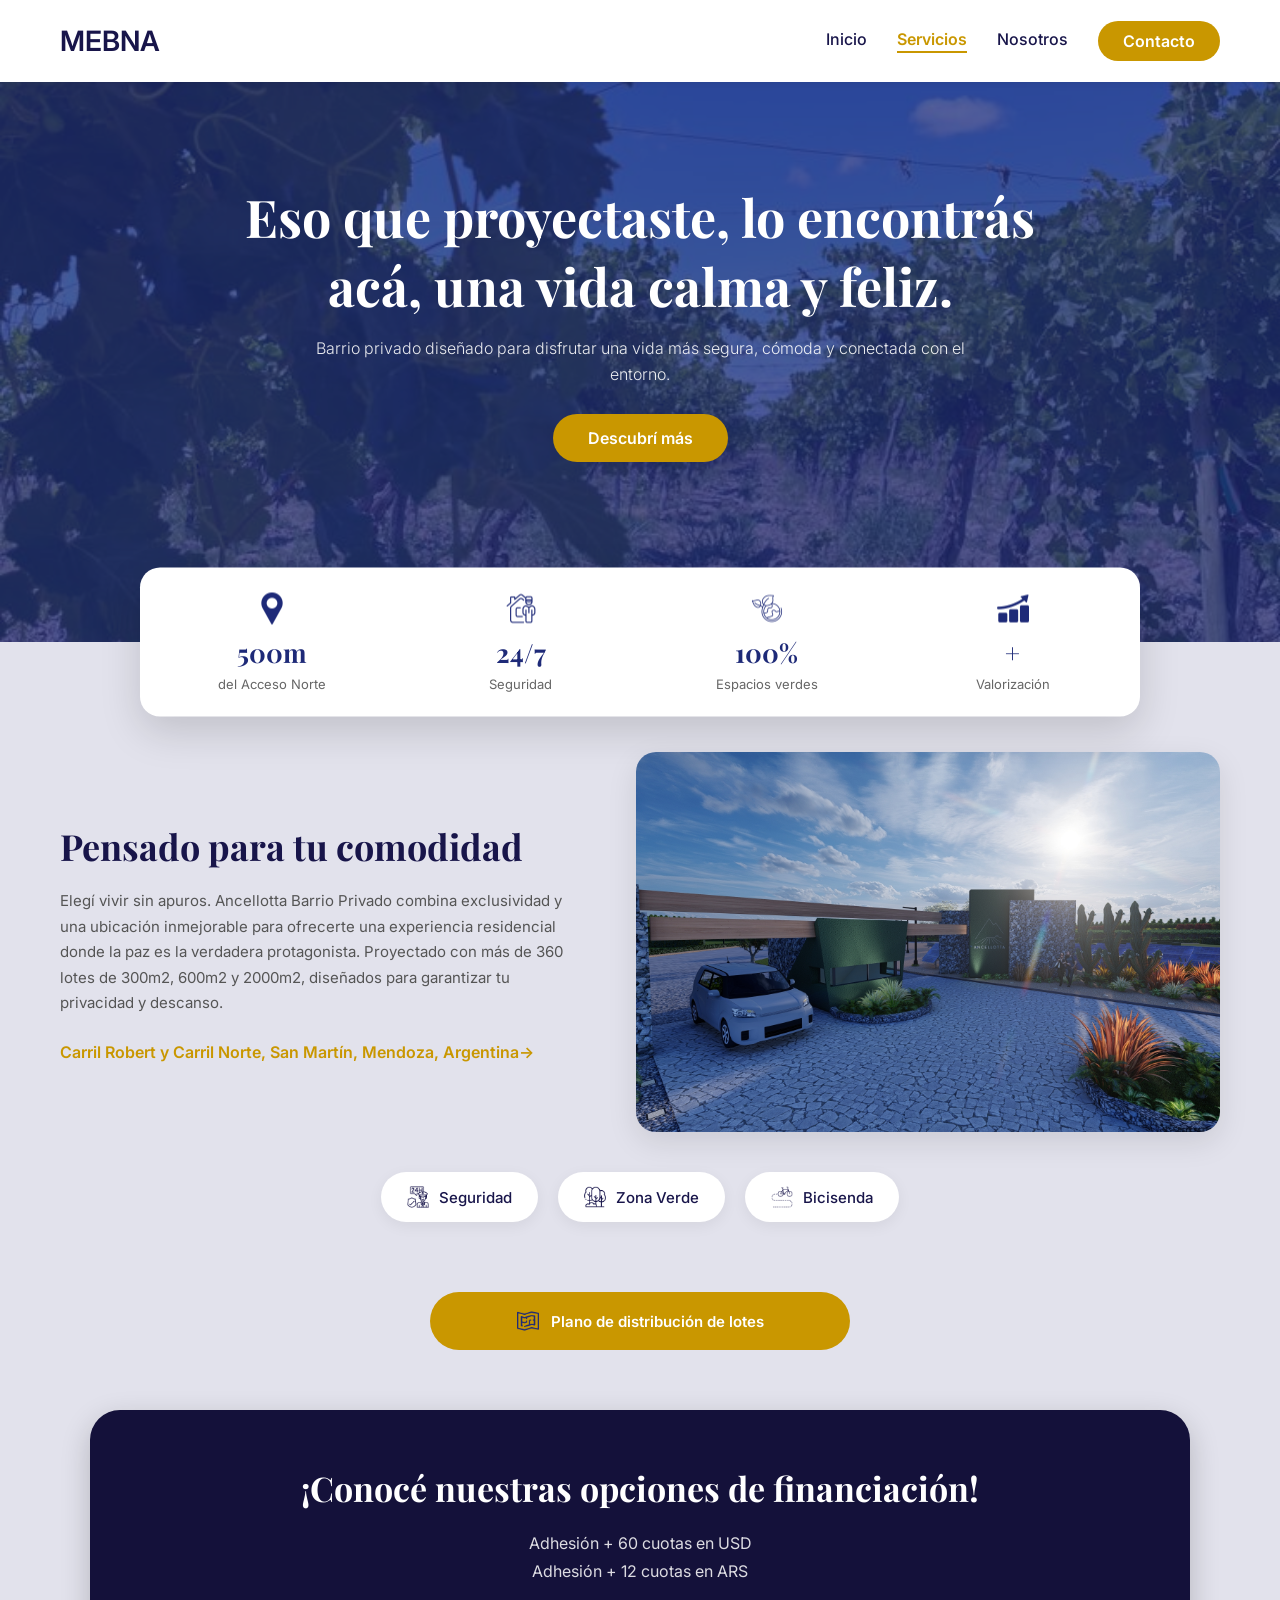
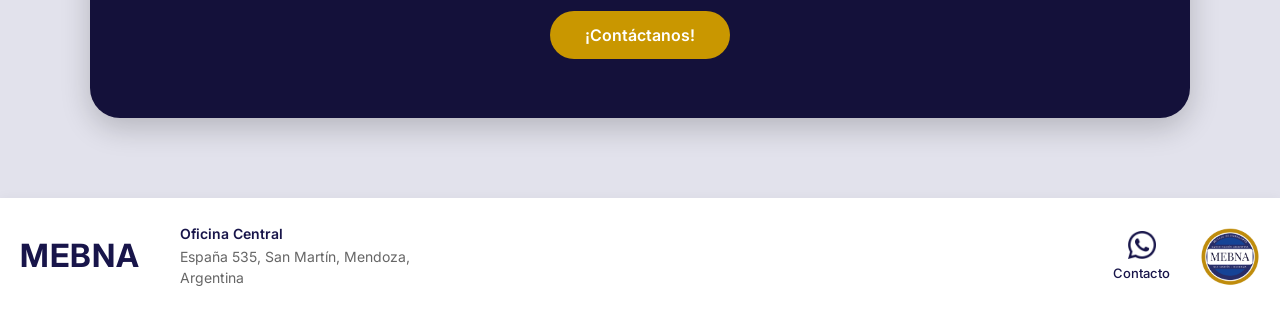
<file: S-B-Ancellota.html>
<!DOCTYPE html>
<html lang="es">

<head>
    <meta charset="UTF-8">
    <meta name="viewport" content="width=device-width, initial-scale=1.0">
    <title>MEBNA - Ancellota</title>

    <link rel="stylesheet" href="S-B-Ancellota.css">

    <link rel="preconnect" href="https://fonts.googleapis.com">
    <link rel="preconnect" href="https://fonts.gstatic.com" crossorigin>
    <link href="https://fonts.googleapis.com/css2?family=Inter:wght@300;400;500;600&family=Playfair+Display:wght@600;700&display=swap" rel="stylesheet">
</head>

<body>

    <header class="site-header">
        <div class="header-container">
            <div class="logo">MEBNA</div>
            <nav class="nav-menu">
                <a href="index.html" class="nav-link">Inicio</a>
                <div class="dropdown">
                    <a href="Servicios.html" class="nav-link active">
                        Servicios
                    </a>

                    <div class="dropdown-menu">
                        <a href="Seguros.html">Seguros</a>
                        <a href="S-Barrios.html">Loteos</a>
                        <a href="Salud.html">Salud</a>
                        <a href="Viajes.html">Viajes</a>
                    </div>
                </div>
                <a href="Nosotros.html" class="nav-link">Nosotros</a>
                <a href="Contacto.html" class="btn-contact">Contacto</a>
            </nav>
        </div>
    </header>

    <main>

        <!-- ============================================================
             1. HERO
             ============================================================ -->
        <section class="hero-cepas">
            <img src="imagenes/SBarrios/Ancellota/backAnce.jpeg" alt="Ancellota">
            <div class="hero-overlay">
                <h1>Eso que proyectaste, lo encontrás acá, una vida calma y feliz.</h1>
                <p>
                    Barrio privado diseñado para disfrutar una vida más segura, cómoda y conectada con el entorno.
                </p>
                <a href="#barrio" class="btn-yellow">Descubrí más</a>
            </div>

            <div class="stats-bar">
                <div class="stat-item">
                    <img src="imagenes/SBarrios/CdeJunin/alfiler.png" alt="Ubicación" class="stat-icon">
                    <span class="stat-number">500m</span>
                    <span class="stat-label">del Acceso Norte</span>
                </div>
                <div class="stat-item">
                    <img src="imagenes/SBarrios/CdeJunin/caseta-de-vigilancia.png" alt="Seguridad" class="stat-icon">
                    <span class="stat-number">24/7</span>
                    <span class="stat-label">Seguridad</span>
                </div>
                <div class="stat-item">
                    <img src="imagenes/SBarrios/CdeJunin/practicas.png" alt="Naturaleza" class="stat-icon">
                    <span class="stat-number">100%</span>
                    <span class="stat-label">Espacios verdes</span>
                </div>
                <div class="stat-item">
                    <img src="imagenes/SBarrios/CdeJunin/progresion-grafica.png" alt="Valorización" class="stat-icon">
                    <span class="stat-number">+</span>
                    <span class="stat-label">Valorización</span>
                </div>
            </div>
        </section>

        <!-- ============================================================
             2. UN BARRIO PENSADO PARA CRECER
             ============================================================ -->
        <section class="barrio-section" id="barrio">
            <div class="barrio-container">
                <div class="barrio-text">
                    <h2>Pensado para tu comodidad</h2>
                    <p>
                       Elegí vivir sin apuros. Ancellotta Barrio Privado combina exclusividad y una ubicación inmejorable para 
                       ofrecerte una experiencia residencial donde la paz es la verdadera protagonista. 
                       Proyectado con más de 360 lotes de 300m2, 600m2 y 2000m2, diseñados para garantizar tu privacidad y descanso. 
                    </p>
                    <a href="https://maps.app.goo.gl/jLqpbtLnubTWsv1D6" class="link-more">Carril Robert y Carril Norte, San Martín, Mendoza, Argentina→</a>
                </div>
                <div class="barrio-image">
                    <img src="imagenes/SBarrios/Ancellota/AnceEntrada.jfif" alt="Vista del barrio Ancellota">
                </div>
            </div>

            <div class="barrio-features">
                <div class="feature-item">
                    <img src="imagenes/SBarrios/CdeJunin/vigilancia.png" alt="Seguridad">
                    <span>Seguridad</span>
                </div>
                <div class="feature-item">
                    <img src="imagenes/SBarrios/CdeJunin/arbol.png" alt="Zona Verde">
                    <span>Zona Verde</span>
                </div>
                <div class="feature-item">
                    <img src="imagenes/SBarrios/CdeJunin/camino.png" alt="Bicisenda">
                    <span>Bicisenda</span>
                </div>
            </div>
        </section>

        <!-- ============================================================
 BOTONES DE DOCUMENTOS
             ============================================================ -->
        <section class="docs-section">
          <!-- Tu botón modificado (le agregamos id="btn-plano") -->
            <a href="S-B-CP-Plano.html" class="btn-doc" id="btn-plano">
                <img src="imagenes/SBarrios/CdeJunin/plano-de-la-casa.png" alt="Plano">
                Plano de distribución de lotes
            </a>
        </section>

        <!-- ============================================================
              CTA FINANCIACIÓN
             ============================================================ -->
        <section class="cta-financiacion">
            <h2>¡Conocé nuestras opciones de financiación!</h2>
            <p>Adhesión + 60 cuotas en USD</p>
            <p>Adhesión + 12 cuotas en ARS</p>
            <a href="https://wa.me/qr/OD4SC45O3FZXO1" class="btn-yellow">¡Contáctanos!</a>
        </section>

    </main>

    <footer class="site-footer">
        <div class="footer-container">

            <div class="footer-left">
                <span class="footer-brand">MEBNA</span>
                <div class="footer-address">
                    <strong>Oficina Central</strong>
                    España 535, San Martín, Mendoza,<br>
                    Argentina
                </div>
            </div>

            <div class="footer-right">
                <a href="https://wa.me/qr/OD4SC45O3FZXO1" class="footer-contact-link">
                    <img src="imagenes/IcoWps.png" alt="WhatsApp" class="footer-wp-icon">
                    <span>Contacto</span>
                </a>

                <img src="imagenes/LogoMEBNA.png" alt="Sello MEBNA" class="footer-logo">
            </div>

        </div>
    </footer>
    <!-- El contenedor del overlay (agregalo al final de tu body) -->
<div id="overlay-plano" class="overlay-modal">
    
    <!-- Barra de controles (Botones) -->
    <div class="controles-zoom">
        <button id="btn-zoom-in">🔍 Acercar (+)</button>
        <button id="btn-zoom-out">🔍 Alejar (-)</button>
        <button id="btn-cerrar">❌ Cerrar</button>
    </div>

    <!-- Contenedor con scroll para mover la imagen si es muy grande -->
    <div class="contenedor-imagen" id="contenedor-scroll">
        <img src="imagenes/SBarrios/Ancellota/PlanoAnce.png" alt="Plano en pantalla completa" id="img-plano-grande">
    </div>

</div>
<script>
    document.addEventListener('DOMContentLoaded', () => {
        // Capturamos los elementos del HTML
        const btnPlano = document.getElementById('btn-plano');
        const overlay = document.getElementById('overlay-plano');
        const imgGrande = document.getElementById('img-plano-grande');
        
        // Botones y contenedor de scroll
        const btnZoomIn = document.getElementById('btn-zoom-in');
        const btnZoomOut = document.getElementById('btn-zoom-out');
        const btnCerrar = document.getElementById('btn-cerrar');
        const contenedorScroll = document.getElementById('contenedor-scroll');

        // Empezamos con la imagen al 100% del ancho de la pantalla (100vw)
        let nivelZoom = 100; 

        // ¡IMPORTANTE! Eliminamos cualquier límite máximo que tenga tu CSS general
        imgGrande.style.maxWidth = 'none';

        // 1. Abrir la imagen
        btnPlano.addEventListener('click', function(e) {
            e.preventDefault();
            overlay.style.display = 'flex';
            // Reiniciamos el zoom cada vez que se abre
            nivelZoom = 100;
            imgGrande.style.width = nivelZoom + 'vw';
        });

        // 2. Botón: Acercar (Zoom In)
        btnZoomIn.addEventListener('click', function(e) {
            e.stopPropagation(); // Evita que se dispare el cierre del fondo
            nivelZoom += 100; // ¡AUMENTADO! Suma el ancho de 1 pantalla entera por clic
            imgGrande.style.width = nivelZoom + 'vw';
        });

        // 3. Botón: Alejar (Zoom Out)
        btnZoomOut.addEventListener('click', function(e) {
            e.stopPropagation();
            if (nivelZoom > 100) { // Evitamos que la imagen se haga más chica que el 100%
                nivelZoom -= 100; // Resta en la misma proporción que acerca
                imgGrande.style.width = nivelZoom + 'vw';
            }
        });

        // 4. Botón: Cerrar explícitamente
        btnCerrar.addEventListener('click', function(e) {
            e.stopPropagation();
            overlay.style.display = 'none';
        });

        // 5. Cerrar tocando el fondo oscuro (fuera de la imagen)
        overlay.addEventListener('click', function(e) {
            // Si el clic fue en el fondo o en el contenedor vacío (y no en la imagen)
            if (e.target === contenedorScroll || e.target === overlay) {
                overlay.style.display = 'none';
            }
        });
    });
</script>
</body>
</html>
</file>
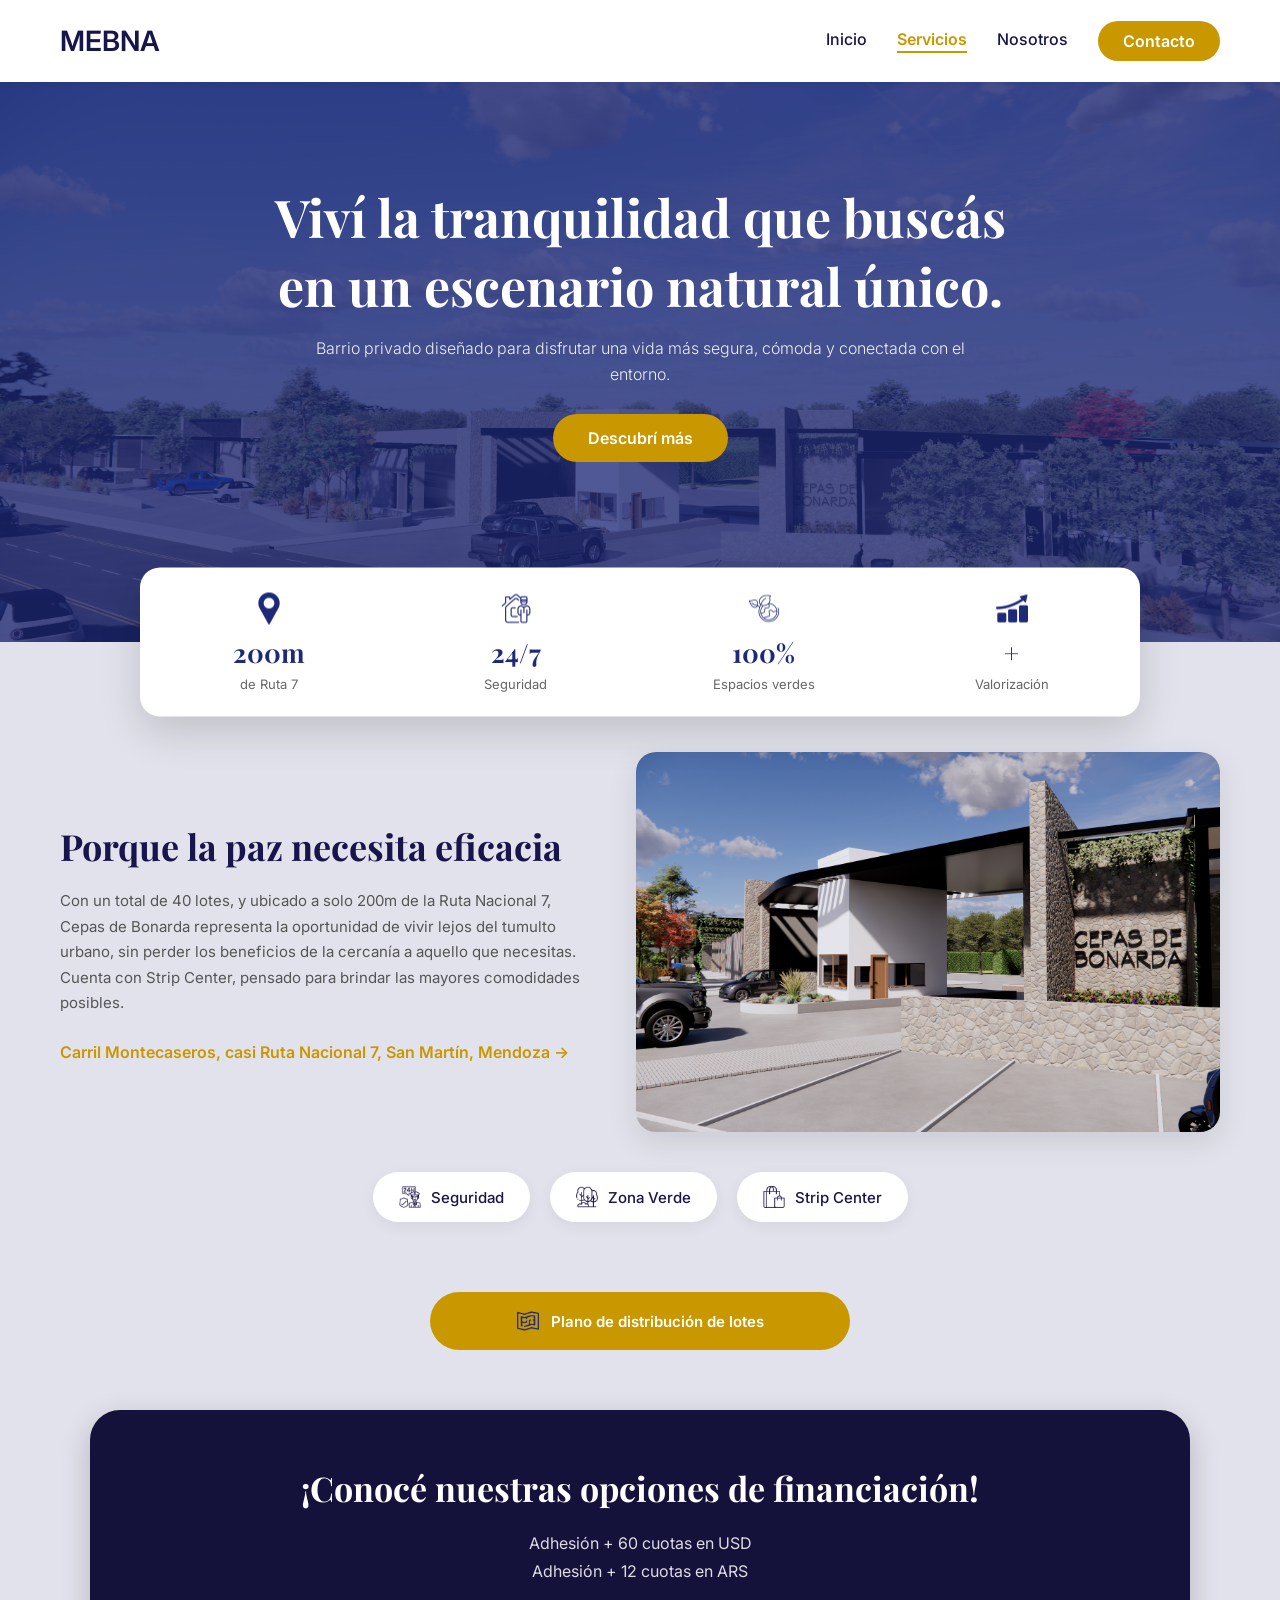
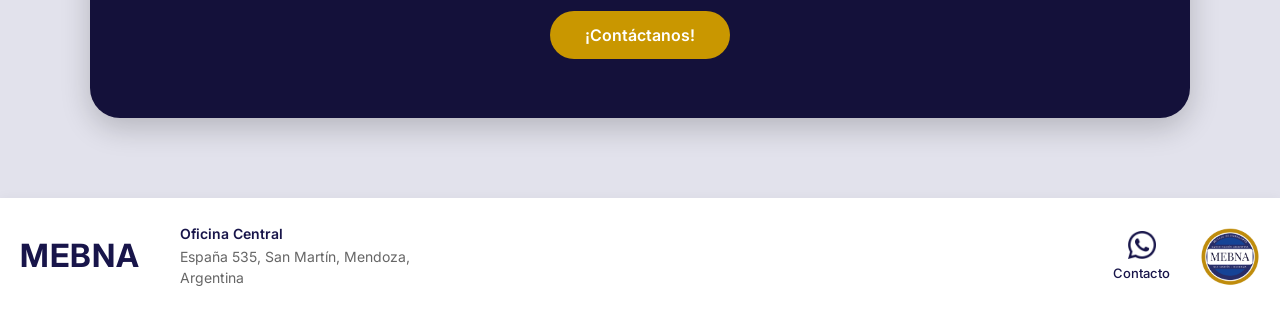
<file: S-B-Bonarda.html>
<!DOCTYPE html>
<html lang="es">

<head>
    <meta charset="UTF-8">
    <meta name="viewport" content="width=device-width, initial-scale=1.0">
    <title>MEBNA - Cepas de Bonarda</title>

    <link rel="stylesheet" href="S-B-Bonarda.css">

    <link rel="preconnect" href="https://fonts.googleapis.com">
    <link rel="preconnect" href="https://fonts.gstatic.com" crossorigin>
    <link href="https://fonts.googleapis.com/css2?family=Inter:wght@300;400;500;600&family=Playfair+Display:wght@600;700&display=swap" rel="stylesheet">
</head>

<body>

    <header class="site-header">
        <div class="header-container">
            <div class="logo">MEBNA</div>
            <nav class="nav-menu">
                <a href="index.html" class="nav-link">Inicio</a>
                <div class="dropdown">
                    <a href="Servicios.html" class="nav-link active">
                        Servicios
                    </a>

                    <div class="dropdown-menu">
                        <a href="Seguros.html">Seguros</a>
                        <a href="S-Barrios.html">Loteos</a>
                        <a href="Salud.html">Salud</a>
                        <a href="Viajes.html">Viajes</a>
                    </div>
                </div>
                <a href="Nosotros.html" class="nav-link">Nosotros</a>
                <a href="Contacto.html" class="btn-contact">Contacto</a>
            </nav>
        </div>
    </header>

    <main>

        <!-- ============================================================
             1. HERO
             ============================================================ -->
        <section class="hero-cepas">
            <img src="imagenes/SBarrios/Bonarda/IntroBon.png" alt="Cepas de Bonarda">
            <div class="hero-overlay">
                <h1>Viví la tranquilidad que buscás en un escenario natural único.</h1>
                <p>
                    Barrio privado diseñado para disfrutar una vida más segura, 
                    cómoda y conectada con el entorno.
                </p>
                <a href="#barrio" class="btn-yellow">Descubrí más</a>
            </div>

            <div class="stats-bar">
                <div class="stat-item">
                    <img src="imagenes/SBarrios/CdeJunin/alfiler.png" alt="Ubicación" class="stat-icon">
                    <span class="stat-number">200m</span>
                    <span class="stat-label">de Ruta 7</span>
                </div>
                <div class="stat-item">
                    <img src="imagenes/SBarrios/CdeJunin/caseta-de-vigilancia.png" alt="Seguridad" class="stat-icon">
                    <span class="stat-number">24/7</span>
                    <span class="stat-label">Seguridad</span>
                </div>
                <div class="stat-item">
                    <img src="imagenes/SBarrios/CdeJunin/practicas.png" alt="Naturaleza" class="stat-icon">
                    <span class="stat-number">100%</span>
                    <span class="stat-label">Espacios verdes</span>
                </div>
                <div class="stat-item">
                    <img src="imagenes/SBarrios/CdeJunin/progresion-grafica.png" alt="Valorización" class="stat-icon">
                    <span class="stat-number">+</span>
                    <span class="stat-label">Valorización</span>
                </div>
            </div>
        </section>

        <!-- ============================================================
             2. UN BARRIO PENSADO PARA CRECER
             ============================================================ -->
        <section class="barrio-section" id="barrio">
            <div class="barrio-container">
                <div class="barrio-text">
                    <h2>Porque la paz necesita eficacia</h2>
                    <p>
                        Con un total de 40 lotes, y ubicado a solo 200m de la Ruta Nacional 7, 
                        Cepas de Bonarda representa la oportunidad de vivir lejos del tumulto urbano, sin perder los beneficios 
                        de la cercanía a aquello que necesitas.
                        Cuenta con Strip Center, pensado para brindar las mayores comodidades posibles.
                    </p>
                    <a href="https://maps.app.goo.gl/hKDTstSrjyMudaYB9" class="link-more">Carril Montecaseros, casi Ruta Nacional 7, San Martín, Mendoza
 →</a>
                </div>
                <div class="barrio-image">
                    <img src="imagenes/SBarrios/Bonarda/EntradaBonarda.png" alt="Vista del barrio Cepas de Bonarda">
                </div>
            </div>

            <div class="barrio-features">
                <div class="feature-item">
                    <img src="imagenes/SBarrios/CdeJunin/vigilancia.png" alt="Seguridad">
                    <span>Seguridad</span>
                </div>
                <div class="feature-item">
                    <img src="imagenes/SBarrios/CdeJunin/arbol.png" alt="Zona Verde">
                    <span>Zona Verde</span>
                </div>
                <div class="feature-item">
                    <img src="imagenes/SBarrios/CdeJunin/bolsa-de-la-compra.png" alt="Strip Center">
                    <span>Strip Center</span>
                </div>
            </div>
        </section>

        <!-- ============================================================
 BOTONES DE DOCUMENTOS
             ============================================================ -->
        <section class="docs-section">

          <!-- Tu botón modificado (le agregamos id="btn-plano") -->
            <a href="S-B-CP-Plano.html" class="btn-doc" id="btn-plano">
                <img src="imagenes/SBarrios/CdeJunin/plano-de-la-casa.png" alt="Plano">
                Plano de distribución de lotes
            </a>
        </section>

        <!-- ============================================================
              CTA FINANCIACIÓN
             ============================================================ -->
        <section class="cta-financiacion">
            <h2>¡Conocé nuestras opciones de financiación!</h2>
            <p>Adhesión + 60 cuotas en USD</p>
            <p>Adhesión + 12 cuotas en ARS</p>
            <a href="https://wa.me/qr/OD4SC45O3FZXO1" class="btn-yellow">¡Contáctanos!</a>
        </section>

    </main>

    <footer class="site-footer">
        <div class="footer-container">

            <div class="footer-left">
                <span class="footer-brand">MEBNA</span>
                <div class="footer-address">
                    <strong>Oficina Central</strong>
                    España 535, San Martín, Mendoza,<br>
                    Argentina
                </div>
            </div>

            <div class="footer-right">
                <a href="https://wa.me/qr/OD4SC45O3FZXO1" class="footer-contact-link">
                    <img src="imagenes/IcoWps.png" alt="WhatsApp" class="footer-wp-icon">
                    <span>Contacto</span>
                </a>

                <img src="imagenes/LogoMEBNA.png" alt="Sello MEBNA" class="footer-logo">
            </div>

        </div>
    </footer>
    <!-- El contenedor del overlay (agregalo al final de tu body) -->
<div id="overlay-plano" class="overlay-modal">
    
    <!-- Barra de controles (Botones) -->
    <div class="controles-zoom">
        <button id="btn-zoom-in">🔍 Acercar (+)</button>
        <button id="btn-zoom-out">🔍 Alejar (-)</button>
        <button id="btn-cerrar">❌ Cerrar</button>
    </div>

    <!-- Contenedor con scroll para mover la imagen si es muy grande -->
    <div class="contenedor-imagen" id="contenedor-scroll">
        <img src="imagenes/SBarrios/Bonarda/PlanoBonarda.png" alt="Plano en pantalla completa" id="img-plano-grande">
    </div>

</div>
<script>
    document.addEventListener('DOMContentLoaded', () => {
        // Capturamos los elementos del HTML
        const btnPlano = document.getElementById('btn-plano');
        const overlay = document.getElementById('overlay-plano');
        const imgGrande = document.getElementById('img-plano-grande');
        
        // Botones y contenedor de scroll
        const btnZoomIn = document.getElementById('btn-zoom-in');
        const btnZoomOut = document.getElementById('btn-zoom-out');
        const btnCerrar = document.getElementById('btn-cerrar');
        const contenedorScroll = document.getElementById('contenedor-scroll');

        // Empezamos con la imagen al 100% del ancho de la pantalla (100vw)
        let nivelZoom = 100; 

        // ¡IMPORTANTE! Eliminamos cualquier límite máximo que tenga tu CSS general
        imgGrande.style.maxWidth = 'none';

        // 1. Abrir la imagen
        btnPlano.addEventListener('click', function(e) {
            e.preventDefault();
            overlay.style.display = 'flex';
            // Reiniciamos el zoom cada vez que se abre
            nivelZoom = 100;
            imgGrande.style.width = nivelZoom + 'vw';
        });

        // 2. Botón: Acercar (Zoom In)
        btnZoomIn.addEventListener('click', function(e) {
            e.stopPropagation(); // Evita que se dispare el cierre del fondo
            nivelZoom += 100; // ¡AUMENTADO! Suma el ancho de 1 pantalla entera por clic
            imgGrande.style.width = nivelZoom + 'vw';
        });

        // 3. Botón: Alejar (Zoom Out)
        btnZoomOut.addEventListener('click', function(e) {
            e.stopPropagation();
            if (nivelZoom > 100) { // Evitamos que la imagen se haga más chica que el 100%
                nivelZoom -= 100; // Resta en la misma proporción que acerca
                imgGrande.style.width = nivelZoom + 'vw';
            }
        });

        // 4. Botón: Cerrar explícitamente
        btnCerrar.addEventListener('click', function(e) {
            e.stopPropagation();
            overlay.style.display = 'none';
        });

        // 5. Cerrar tocando el fondo oscuro (fuera de la imagen)
        overlay.addEventListener('click', function(e) {
            // Si el clic fue en el fondo o en el contenedor vacío (y no en la imagen)
            if (e.target === contenedorScroll || e.target === overlay) {
                overlay.style.display = 'none';
            }
        });
    });
</script>
</body>
</html>
</file>
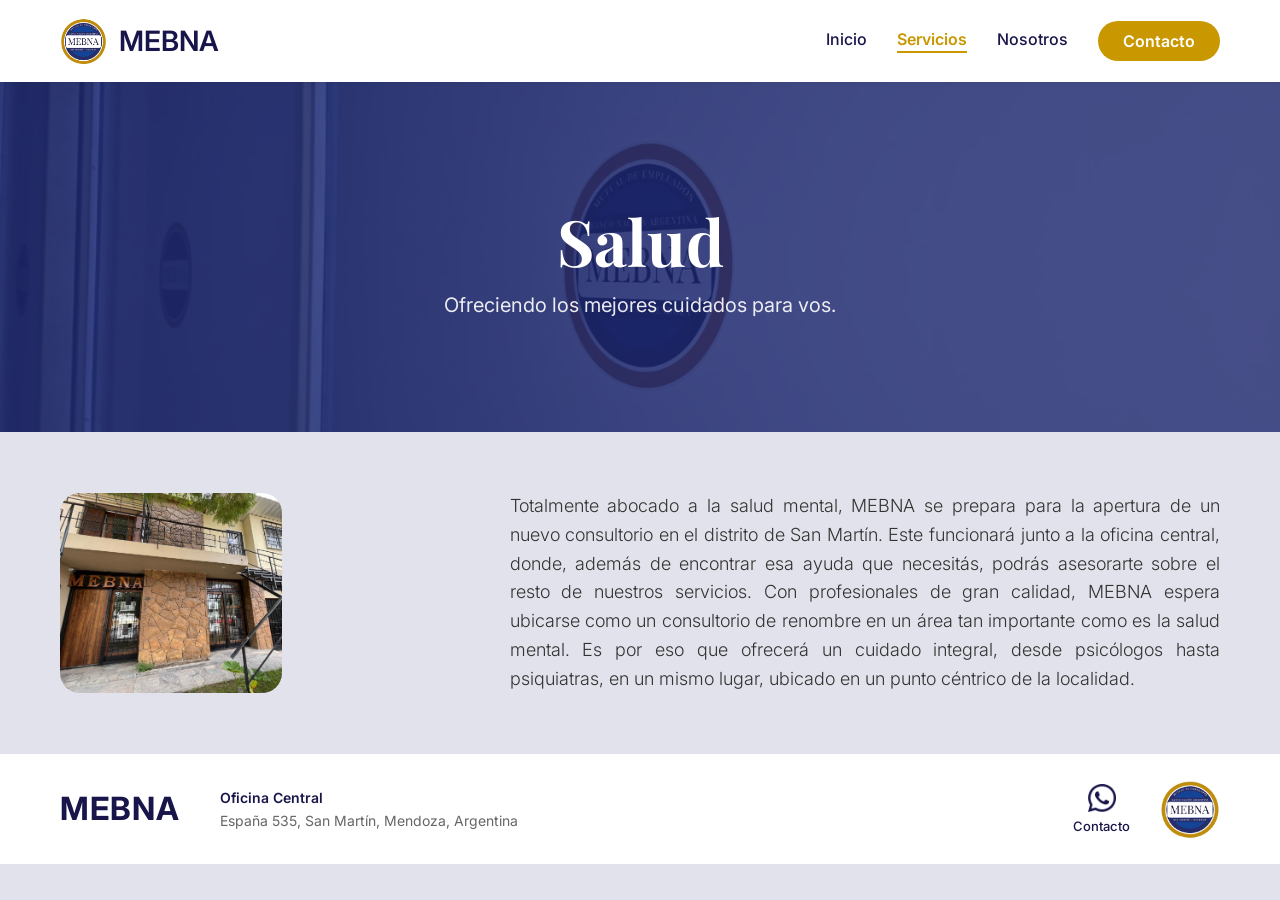
<file: Salud.html>
<!DOCTYPE html>
<html lang="es">
<head>
<meta charset="UTF-8">
<meta name="viewport" content="width=device-width, initial-scale=1.0">
<title>MEBNA - Salud</title>
<link rel="stylesheet" href="Salud.css">
</head>
<body>
    <header class="site-header">
        <div class="header-container">
            <div class="logo">
                <img src="imagenes/LogoMEBNA.png" alt="Logo MEBNA">
                MEBNA 
            </div>
            <nav class="nav-menu">
                <a href="index.html" class="nav-link ">Inicio</a>
                <div class="dropdown">
    <a href="Servicios.html" class="nav-link active">
        Servicios
    </a>

    <div class="dropdown-menu">
        <a href="Seguros.html">Seguros</a>
        <a href="S-Barrios.html">Loteos</a>
        <a href="Salud.html">Salud</a>
        <a href="Viajes.html">Viajes</a>
    </div>
</div>
                <a href="Nosotros.html" class="nav-link">Nosotros</a>
                <a href="Contacto.html" class="btn-contact">Contacto</a>
            </nav>
        </div>
    </header>

<section class="hero-barrios">
    <!-- ESPACIO IMAGEN: foto de fondo del hero (manos con documento/pluma, como en la referencia) -->
    <img src="imagenes/Servicios/Salud/backSalud.jpeg" alt="Oficina">
    <div class="hero-overlay">
        <h1>Salud</h1>
        <p>Ofreciendo los mejores cuidados para vos.</p>
    </div>
</section>

<section class="intro-section">
    <div class="intro-container">
        <div class="aseguradora-logo">
            <!-- ESPACIO IMAGEN: logo de la aseguradora aliada (ej. Sancor Seguros) -->
            <img src="imagenes/Inicio/Ini-FrenteMEBNA.jpeg" alt="Logo MEBNA">

        </div>
        <p>
            Totalmente abocado a la salud mental, MEBNA se prepara para la apertura de un nuevo consultorio en el distrito de San Martín. Este funcionará junto a la oficina central, donde, además de encontrar esa ayuda que necesitás, podrás asesorarte sobre el resto de nuestros servicios.

            Con profesionales de gran calidad, MEBNA espera ubicarse como un consultorio de renombre en un área tan importante como es la salud mental. Es por eso que ofrecerá un cuidado integral, desde psicólogos hasta psiquiatras, en un mismo lugar, ubicado en un punto céntrico de la localidad.
        </p>
    </div>
</section>




<footer class="site-footer">
    <div class="footer-container">
        <div class="footer-left">
            <div class="footer-brand">MEBNA</div>
            <div class="footer-address">
                <strong>Oficina Central</strong>
                España 535, San Martín, Mendoza, Argentina
            </div>
        </div>
        <div class="footer-right">
            <a href="https://wa.me/qr/OD4SC45O3FZXO1" class="footer-contact-link">
                <!-- ESPACIO IMAGEN: icono WhatsApp -->
                <img class="footer-wp-icon" src="imagenes/IcoWps.png" alt="WhatsApp">
                Contacto
            </a>
            <!-- ESPACIO IMAGEN: sello/logo redondo MEBNA (footer) -->
            <img class="footer-logo" src="imagenes/LogoMEBNA.png" alt="MEBNA">
        </div>
    </div>
</footer>

</body>
</html>
</file>
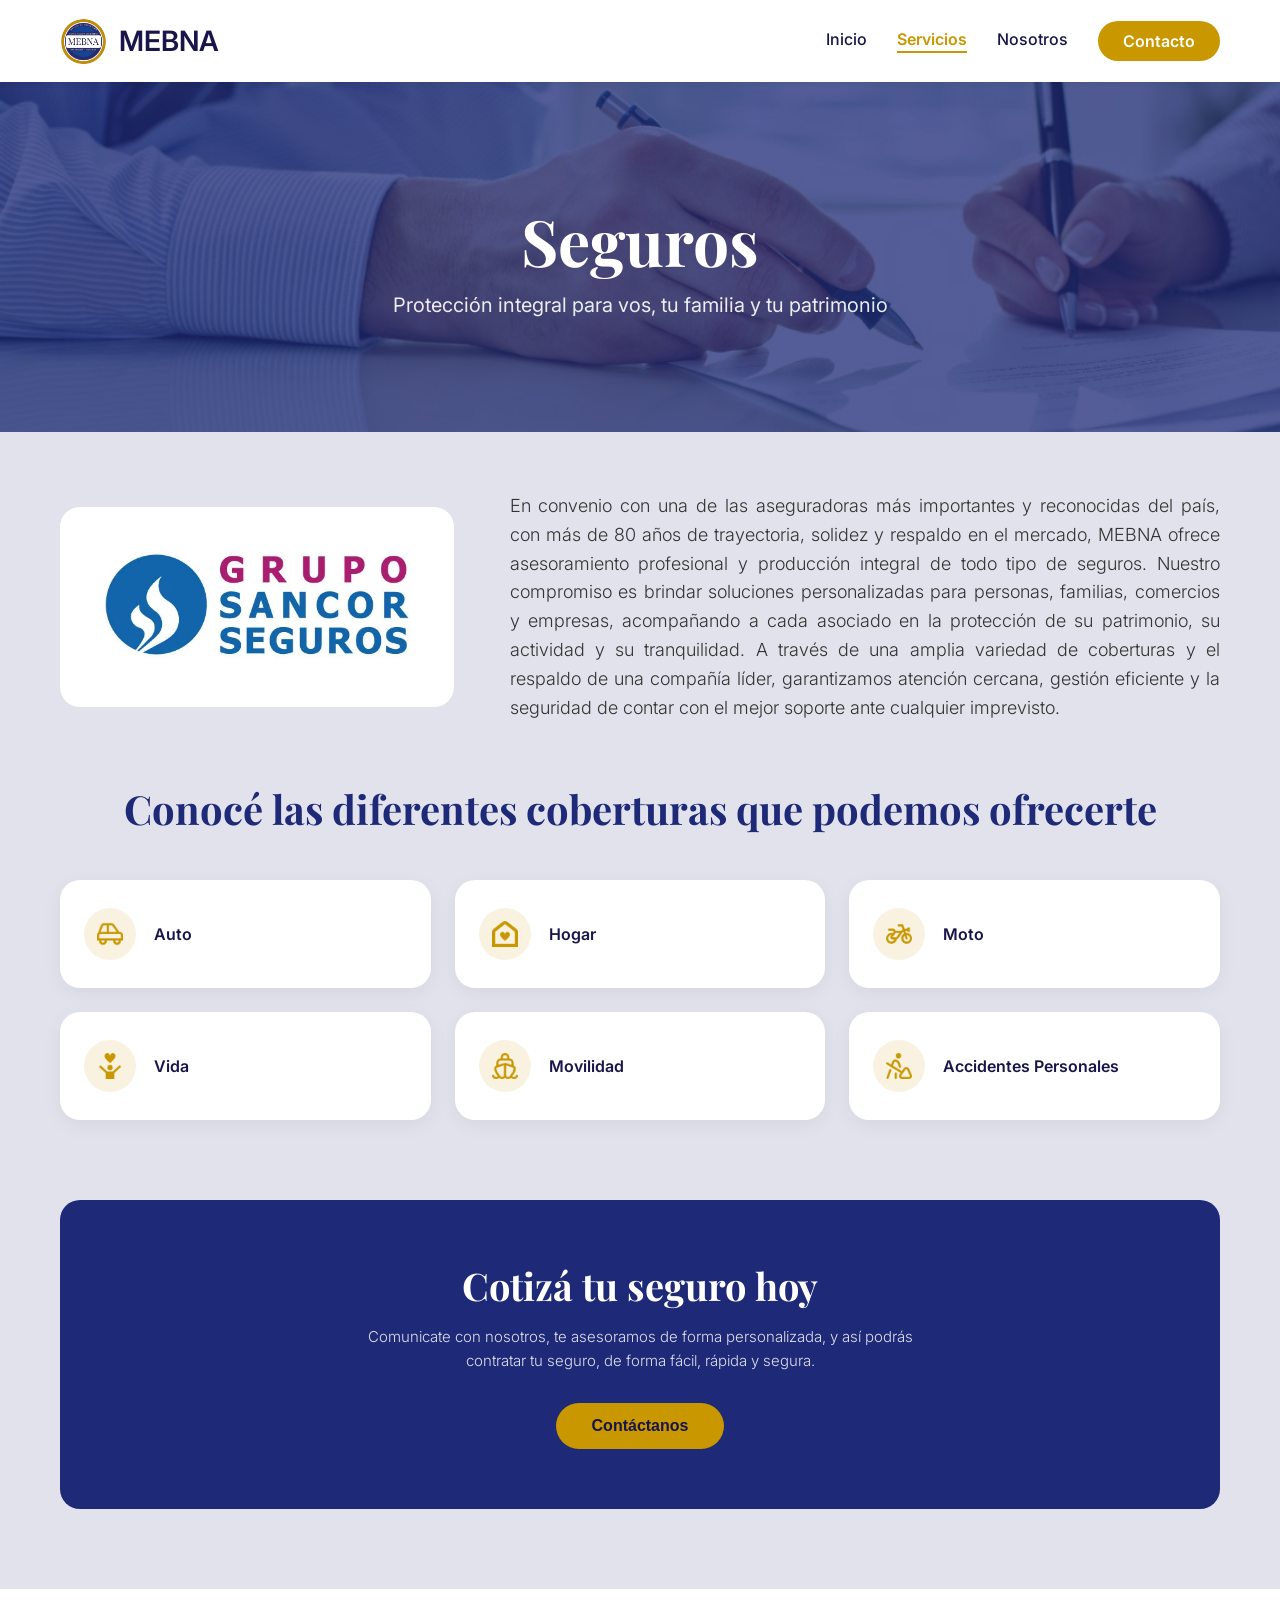
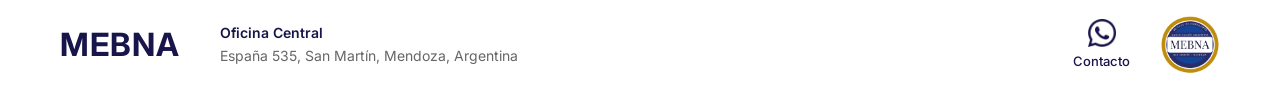
<file: Seguros.html>
<!DOCTYPE html>
<html lang="es">
<head>
<meta charset="UTF-8">
<meta name="viewport" content="width=device-width, initial-scale=1.0">
<title>MEBNA - Seguros</title>
<link rel="stylesheet" href="Seguros.css">
</head>
<body>
    <header class="site-header">
        <div class="header-container">
            <div class="logo">
                <img src="imagenes/LogoMEBNA.png" alt="Logo MEBNA">
                MEBNA 
            </div>
            <nav class="nav-menu">
                <a href="index.html" class="nav-link ">Inicio</a>
                <div class="dropdown">
    <a href="Servicios.html" class="nav-link active">
        Servicios
    </a>

    <div class="dropdown-menu">
        <a href="Seguros.html">Seguros</a>
        <a href="S-Barrios.html">Loteos</a>
        <a href="Salud.html">Salud</a>
        <a href="Viajes.html">Viajes</a>
    </div>
</div>
                <a href="Nosotros.html" class="nav-link">Nosotros</a>
                <a href="Contacto.html" class="btn-contact">Contacto</a>
            </nav>
        </div>
    </header>

<section class="hero-barrios">
    <!-- ESPACIO IMAGEN: foto de fondo del hero (manos con documento/pluma, como en la referencia) -->
    <img src="imagenes/Servicios/seguros/Contrato-seguro.jpg" alt="Seguros">
    <div class="hero-overlay">
        <h1>Seguros</h1>
        <p>Protección integral para vos, tu familia y tu patrimonio</p>
    </div>
</section>

<section class="intro-section">
    <div class="intro-container">
        <div class="aseguradora-logo">
            <!-- ESPACIO IMAGEN: logo de la aseguradora aliada (ej. Sancor Seguros) -->
            <img src="imagenes/Servicios/seguros/logo-vector-grupo-sancor-seguros.webp" alt="Logo aseguradora">
            <!-- Fallback opcional si no se carga el logo en imagen: -->
            <!--
            <div class="aseguradora-mark">S</div>
            <div class="aseguradora-text">
                <div class="l1">SANCOR</div>
                <div class="l2">SEGUROS</div>
            </div>
            -->
        </div>
        <p>
            En convenio con una de las aseguradoras más importantes y reconocidas del país, con más de 80 años de trayectoria,
            solidez y respaldo en el mercado, MEBNA ofrece asesoramiento profesional y producción integral de todo tipo de
            seguros. Nuestro compromiso es brindar soluciones personalizadas para personas, familias, comercios y empresas,
            acompañando a cada asociado en la protección de su patrimonio, su actividad y su tranquilidad. A través de una
            amplia variedad de coberturas y el respaldo de una compañía líder, garantizamos atención cercana, gestión
            eficiente y la seguridad de contar con el mejor soporte ante cualquier imprevisto.
        </p>
    </div>
</section>

<section class="coverage-section">
    <h2>Conocé las diferentes coberturas que podemos ofrecerte</h2>
    <div class="services-grid">
        <div class="service-card">
            <div class="service-icon">
                <!-- ESPACIO IMAGEN: icono Auto -->
                <img src="imagenes/Servicios/seguros/lado-del-coche.png" alt="Auto">
            </div>
            <span>Auto</span>
        </div>
        <div class="service-card">
            <div class="service-icon">
                <!-- ESPACIO IMAGEN: icono Hogar -->
                <img src="imagenes/Servicios/seguros/corazon-casero.png" alt="Hogar">
            </div>
            <span>Hogar</span>
        </div>
        <div class="service-card">
            <div class="service-icon">
                <!-- ESPACIO IMAGEN: icono Moto -->
                <img src="imagenes/Servicios/seguros/motocicleta.png" alt="Moto">
            </div>
            <span>Moto</span>
        </div>
        <div class="service-card">
            <div class="service-icon">
                <!-- ESPACIO IMAGEN: icono Vida -->
                <img src="imagenes/Servicios/seguros/vida.png" alt="Vida">
            </div>
            <span>Vida</span>
        </div>
        <div class="service-card">
            <div class="service-icon">
                <!-- ESPACIO IMAGEN: icono Movilidad -->
                <img src="imagenes/Servicios/seguros/barco.png" alt="Movilidad">
            </div>
            <span>Movilidad</span>
        </div>
        <div class="service-card">
            <div class="service-icon">
                <!-- ESPACIO IMAGEN: icono Accidentes Personales -->
                <img src="imagenes/Servicios/seguros/excavacion.png" alt="Accidentes Personales">
            </div>
            <span>Accidentes Personales</span>
        </div>
    </div>
</section>

<section class="cta-section">
    <div class="cta-container">
        <h2>Cotizá tu seguro hoy</h2>
        <p>Comunicate con nosotros, te asesoramos de forma personalizada, y así podrás contratar tu seguro, de forma fácil, rápida y segura.</p>
        <a href="https://wa.me/qr/OD4SC45O3FZXO1"><button  class="cta-btn" >Contáctanos</button></a>
    </div>
</section>

<footer class="site-footer">
    <div class="footer-container">
        <div class="footer-left">
            <div class="footer-brand">MEBNA</div>
            <div class="footer-address">
                <strong>Oficina Central</strong>
                España 535, San Martín, Mendoza, Argentina
            </div>
        </div>
        <div class="footer-right">
            <a href="https://wa.me/qr/OD4SC45O3FZXO1" class="footer-contact-link">
                <!-- ESPACIO IMAGEN: icono WhatsApp -->
                <img class="footer-wp-icon" src="imagenes/IcoWps.png" alt="WhatsApp">
                Contacto
            </a>
            <!-- ESPACIO IMAGEN: sello/logo redondo MEBNA (footer) -->
            <img class="footer-logo" src="imagenes/LogoMEBNA.png" alt="MEBNA">
        </div>
    </div>
</footer>

</body>
</html>
</file>
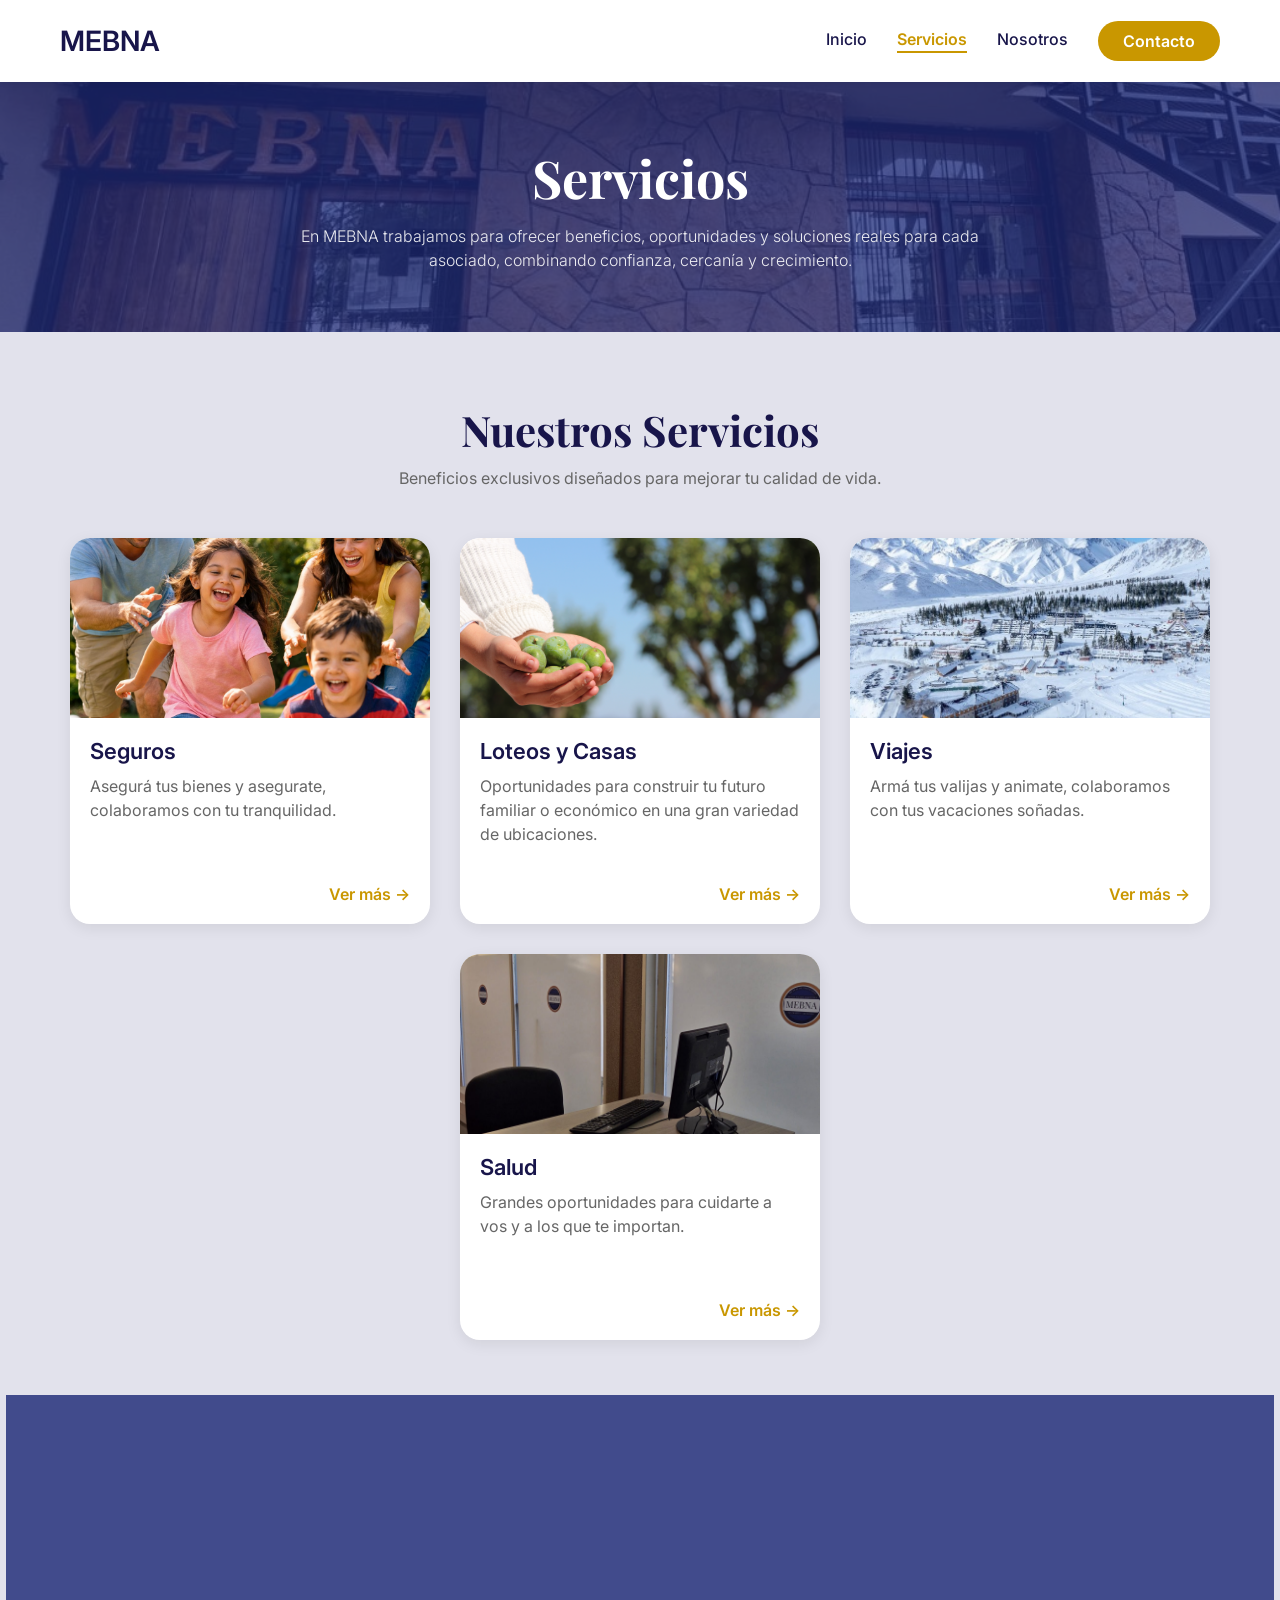
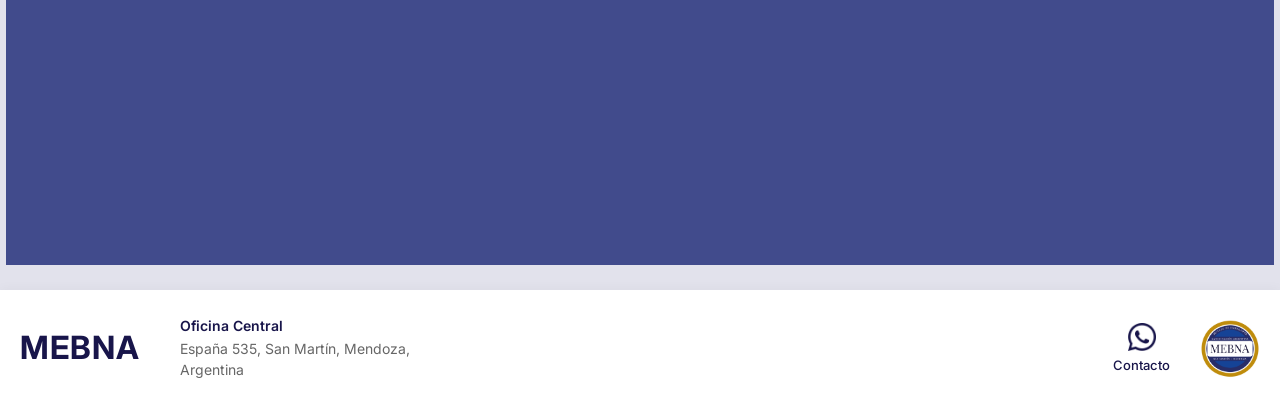
<file: Servicios.html>
<!DOCTYPE html>
<html lang="es">

<head>
    <meta charset="UTF-8">
    <meta name="viewport" content="width=device-width, initial-scale=1.0">
    <title>MEBNA - Servicios</title>

    <link rel="stylesheet" href="Servicios.css">

    <link rel="preconnect" href="https://fonts.googleapis.com">
    <link rel="preconnect" href="https://fonts.gstatic.com" crossorigin>
    <link href="https://fonts.googleapis.com/css2?family=Inter:wght@300;400;500;600&family=Playfair+Display:wght@600;700&display=swap" rel="stylesheet">
</head>

<body>

  <header class="site-header">
        <div class="header-container">
            <div class="logo">MEBNA</div>
            <nav class="nav-menu">
                <a href="index.html" class="nav-link ">Inicio</a>
                <div class="dropdown">
    <a href="Servicios.html" class="nav-link active">
        Servicios
    </a>

<div class="dropdown-menu">
        <a href="Seguros.html">Seguros</a>
        <a href="S-Barrios.html">Loteos</a>
        <a href="Salud.html">Salud</a>
        <a href="Viajes.html">Viajes</a>
    </div>
</div>
                <a href="#" class="nav-link">Nosotros</a>
                <a href="#" class="btn-contact">Contacto</a>
            </nav>
        </div>
    </header>
    <section class="hero-servicios">
        <img src="imagenes/Inicio/Ini-FrenteMEBNA.jpeg" alt="Frente MEBNA">
        <div class="hero-overlay">
            <h1>Servicios</h1>
            <p>
                En MEBNA trabajamos para ofrecer beneficios,
                oportunidades y soluciones reales para cada asociado,
                combinando confianza, cercanía y crecimiento.
            </p>
        </div>
    </section>

    <section class="services-section">
        <div class="section-title">
            <h2>Nuestros Servicios</h2>
            <p>Beneficios exclusivos diseñados para mejorar tu calidad de vida.</p>
        </div>

        <div class="services-grid">

            <article class="service-card">
                <img src="imagenes/Servicios/ServSeguros.png" alt="Seguros">
                <h3>Seguros</h3>
                <p>
                    Asegurá tus bienes y asegurate,
                    colaboramos con tu tranquilidad.
                </p>
                <a href="Seguros.html">Ver más →</a>
            </article>

            <article class="service-card">
                <img src="imagenes/Servicios/ServLoteos.JPG" alt="Loteos y Casas">
                <h3>Loteos y Casas</h3>
                <p>
                    Oportunidades para construir tu futuro
                    familiar o económico en una gran variedad
                    de ubicaciones.
                </p>
                <a href="S-Barrios.html">Ver más →</a>
            </article>

            <article class="service-card">
                <img src="imagenes/Servicios/ServViajes.jpeg" alt="Viajes">
                <h3>Viajes</h3>
                <p>
                    Armá tus valijas y animate,
                    colaboramos con tus vacaciones soñadas.
                </p>
                <a href="Viajes.html">Ver más →</a>
            </article>

            <article class="service-card">
                <img src="imagenes/Servicios/ServSalud.jpeg" alt="Salud">
                <h3>Salud</h3>
                <p>
                    Grandes oportunidades para cuidarte
                    a vos y a los que te importan.
                </p>
                <a href="Salud.html">Ver más →</a>
            </article>

        </div>
    </section>

    <section class="cta-barrios">
        <img src="imagenes/barriosfondo.png" alt="Barrios MEBNA">
        <div class="cta-overlay">
            <h2>Construí tu futuro con MEBNA</h2>
            <p>
                Descubrí oportunidades únicas en barrios privados
                y desarrollos pensados para disfrutar tranquilidad,
                naturaleza y calidad de vida.
            </p>
            <a href="S-Barrios.html" class="btn-yellow">Conocé nuestros barrios</a>
        </div>
    </section>

</main>
 <footer class="site-footer">
        <div class="footer-container">
            
            <div class="footer-left">
                <span class="footer-brand">MEBNA</span>
                <div class="footer-address">
                    <strong>Oficina Central</strong>
                    España 535, San Martín, Mendoza,<br>
                    Argentina
                </div>
            </div>

            <div class="footer-right">
                <a href="https://wa.me/qr/OD4SC45O3FZXO1" class="footer-contact-link">
                    <img src="imagenes/IcoWps.png" alt="WhatsApp" class="footer-wp-icon">
                    <span>Contacto</span>
                </a>
                
                <img src="imagenes/LogoMEBNA.png" alt="Sello MEBNA" class="footer-logo">
            </div>

        </div>
    </footer>
</body>
</html>
</file>
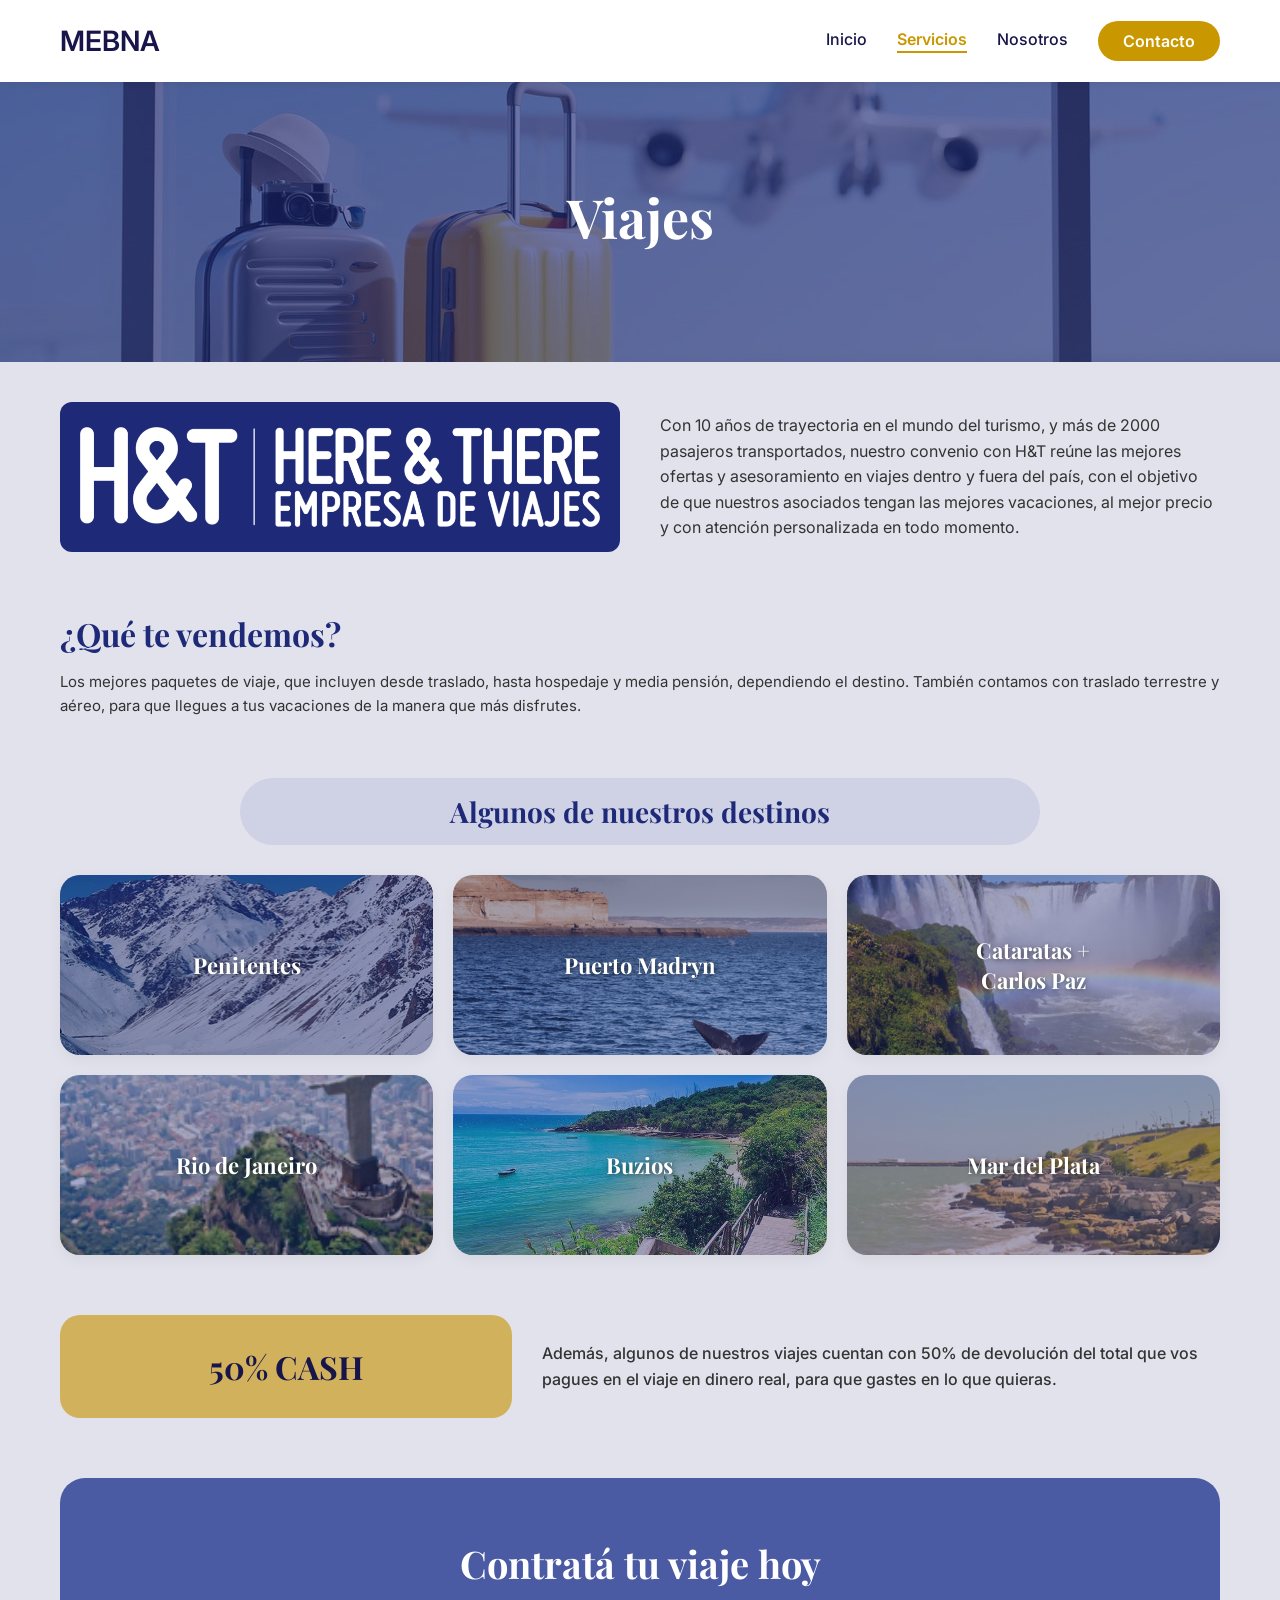
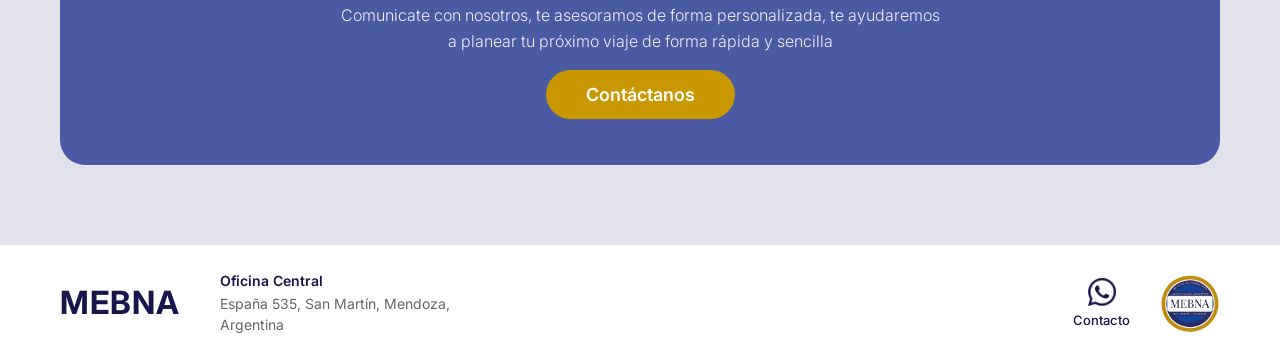
<file: Viajes.html>
<!DOCTYPE html>
<html lang="es">
<head>
    <meta charset="UTF-8">
    <meta name="viewport" content="width=device-width, initial-scale=1.0">
    <title>MEBNA - Viajes</title>
    <!-- Enlace a la hoja de estilos externa -->
    <link rel="stylesheet" href="Viajes.css">
</head>
<body>

    <!-- HEADER -->
    <header class="site-header">
        <div class="header-container">
            <a href="imagenes/LogoMEBNA.png" class="logo">
                <!-- <img src="logo.png" alt="MEBNA"> ESPACIO IMAGEN: isotipo/logo MEBNA -->
                MEBNA
            </a>
            <ul class="nav-menu">
                <li><a href="index.html" class="nav-link">Inicio</a></li>
                <li class="dropdown">
                    <a href="Servicios.html" class="nav-link active">Servicios</a>
                    <div class="dropdown-menu">
                        <a href="Seguros.html">Seguros</a>
                        <a href="S-Barrios.html">Loteos</a>
                        <a href="Salud.html">Salud</a>
                        <a href="Viajes.html">Viajes</a>
                    </div>
                </li>
                <li><a href="Nosotros.html" class="nav-link">Nosotros</a></li>
                <li><a href="Contacto.html" class="btn-contact">Contacto</a></li>
            </ul>
        </div>
    </header>

    <!-- HERO -->
    <div class="hero-barrios">
         <img src="imagenes/Servicios/Viajes/cq5dam.web.1280.1280.jpeg" alt="Seguros">
        <div class="hero-overlay">
            <h1>Viajes</h1>
        </div>
    </div>

    <!-- MAIN CONTENT -->
    <main class="page-container">

        <!-- INTRO & PARTNER -->
        <section class="intro-partner-grid">
            <div class="partner-logo-box">
               <img src="imagenes/Servicios/Viajes/logo_hyt2-1024x196.png" alt="Logo aseguradora">
            </div>
            <p>Con 10 años de trayectoria en el mundo del turismo, y más de 2000 pasajeros transportados, nuestro convenio con H&T reúne las mejores ofertas y asesoramiento en viajes dentro y fuera del país, con el objetivo de que nuestros asociados tengan las mejores vacaciones, al mejor precio y con atención personalizada en todo momento.</p>
        </section>

        <!-- QUÉ VENDEMOS -->
        <section class="what-we-sell">
            <h2>¿Qué te vendemos?</h2>
            <p>Los mejores paquetes de viaje, que incluyen desde traslado, hasta hospedaje y media pensión, dependiendo el destino. También contamos con traslado terrestre y aéreo, para que llegues a tus vacaciones de la manera que más disfrutes.</p>
        </section>

        <!-- DESTINOS -->
        <section class="destinations-section">
            <div class="destinations-title">Algunos de nuestros destinos</div>
            
            <div class="destinations-grid">
                <!-- Tarjeta 1 -->
                <div class="destination-card">
                    <img src="imagenes/Servicios/Viajes/penit.png" alt="Penitentes">
                    <h3>Penitentes</h3>
                </div>
                <!-- Tarjeta 2 -->
                <div class="destination-card">
                    <img src="imagenes/Servicios/Viajes/puertomad.png" alt="Puerto Madryn">
                    <h3>Puerto Madryn</h3>
                </div>
                <!-- Tarjeta 3 -->
                <div class="destination-card">
                    <img src="imagenes/Servicios/Viajes/catacarlos.png" alt="Cataratas + Carlos Paz"> 
                    <h3>Cataratas +<br>Carlos Paz</h3>
                </div>
                <!-- Tarjeta 4 -->
                <div class="destination-card">
                    <img src="imagenes/Servicios/Viajes/riodeja.png" alt="Rio de Janeiro">
                    <h3>Rio de Janeiro</h3>
                </div>
                <!-- Tarjeta 5 -->
                <div class="destination-card">
                   <img src="imagenes/Servicios/Viajes/buzios.jfif" alt="Buzios">
                    <h3>Buzios</h3>
                </div>
                <!-- Tarjeta 6 -->
                <div class="destination-card">
                   <img src="imagenes/Servicios/Viajes/mardel.png" alt="Mar del Plata">
                   <h3>Mar del Plata</h3>  

                </div>
            </div>
        </section>

        <!-- PROMOCIÓN -->
        <section class="promo-section">
            <div class="promo-badge">
                50% CASH
            </div>
            <p class="promo-text">
                Además, algunos de nuestros viajes cuentan con 50% de devolución del total que vos pagues en el viaje en dinero real, para que gastes en lo que quieras.
            </p>
        </section>

        <!-- CTA -->
        <section class="cta-container">
            <h2>Contratá tu viaje hoy</h2>
            <p>Comunicate con nosotros, te asesoramos de forma personalizada, te ayudaremos a planear tu próximo viaje de forma rápida y sencilla</p>
            <a href ="https://wa.me/qr/OD4SC45O3FZXO1"<button class="cta-btn">Contáctanos</button></a>
        </section>

    </main>

    <!-- FOOTER -->
    <footer class="site-footer">
        <div class="footer-container">
            <div class="footer-left">
                <div class="footer-brand">MEBNA</div>
                <div class="footer-address">
                    <strong>Oficina Central</strong>
                    España 535, San Martín, Mendoza,<br>Argentina
                </div>
            </div>
            <div class="footer-right">
            <a href="https://wa.me/qr/OD4SC45O3FZXO1" class="footer-contact-link">
                <!-- ESPACIO IMAGEN: icono WhatsApp -->
                <img class="footer-wp-icon" src="imagenes/IcoWps.png" alt="WhatsApp">
                Contacto
            </a>
            <!-- ESPACIO IMAGEN: sello/logo redondo MEBNA (footer) -->
            <img class="footer-logo" src="imagenes/LogoMEBNA.png" alt="MEBNA">
        </div>
        </div>
    </footer>

</body>
</html>
</file>
<file: InicioMEBNA.css>
@import url('https://fonts.googleapis.com/css2?family=Inter:wght@300;500;600&family=Playfair+Display:wght@600;700&display=swap');

* {
    box-sizing: border-box;
    margin: 0;
    padding: 0;
}

html {
    scroll-behavior: smooth;
}

body {
    font-family: 'Inter', sans-serif;
    background-color: #e2e2ec;
    color: #18154a;
    display: flex;
    flex-direction: column;
    align-items: center;
    overflow-x: hidden;
    width: 100%;
}

h1, h2 {
    font-family: 'Playfair Display', serif;
}

a {
    text-decoration: none;
    color: inherit;
}
/*=========================
    MENÚ DESPLEGABLE
=========================*/
.dropdown{
    position: relative;
    display: inline-block;
}

.dropdown-menu{
    position:absolute;
    top:100%;
    left:50%;
    transform:translateX(-50%);
    margin-top:15px;

    min-width:190px;

    background:#fff;
    border-radius:12px;

    box-shadow:0 10px 30px rgba(0,0,0,.15);

    overflow:hidden;

    opacity:0;
    visibility:hidden;

    transition:.25s;
    z-index:999;
}

.dropdown:hover .dropdown-menu{
    opacity:1;
    visibility:visible;
    margin-top:8px;
}

.dropdown-menu a{
    display:block;
    padding:14px 20px;
    color:#1e2a78;
    text-decoration:none;
    font-weight:500;
    transition:.2s;
}

.dropdown-menu a:hover{
    background:#a9cef0;
    color:#fff;
}

.nav-menu a:not(.btn-contact) {
    font-size: 16px;
    font-weight: 500;
    color: #18154a;
    position: relative;
    transition: color 0.3s ease;
    padding-bottom: 4px; 
}

/* La línea dorada inferior que se desliza */
.nav-menu a:not(.btn-contact)::after {
    content: '';
    position: absolute;
    bottom: 0;
    left: 0;
    width: 0;
    height: 2px;
    background-color: #c99700;
    transition: width 0.3s ease;
}

.nav-menu a:not(.btn-contact):hover::after,
.nav-menu a.active::after {
    width: 100%;
}

.nav-menu a.active {
    color: #c99700;
    font-weight: 600;
}

/* ============================================================
   ANIMACIONES GLOBALES
   ============================================================ */
@keyframes fadeInUp {
    from {
        opacity: 0;
        transform: translateY(40px);
    }
    to {
        opacity: 1;
        transform: translateY(0);
    }
}

@keyframes fadeInLeft {
    from {
        opacity: 0;
        transform: translateX(-60px);
    }
    to {
        opacity: 1;
        transform: translateX(0);
    }
}

@keyframes fadeInRight {
    from {
        opacity: 0;
        transform: translateX(60px);
    }
    to {
        opacity: 1;
        transform: translateX(0);
    }
}

@keyframes scaleIn {
    from {
        opacity: 0;
        transform: scale(0.8);
    }
    to {
        opacity: 1;
        transform: scale(1);
    }
}

@keyframes float {
    0%, 100% {
        transform: translateY(0px);
    }
    50% {
        transform: translateY(-10px);
    }
}

@keyframes pulse {
    0%, 100% {
        transform: scale(1);
    }
    50% {
        transform: scale(1.05);
    }
}

@keyframes shimmer {
    0% {
        background-position: -200% center;
    }
    100% {
        background-position: 200% center;
    }
}

@keyframes slideInDown {
    from {
        opacity: 0;
        transform: translateY(-60px);
    }
    to {
        opacity: 1;
        transform: translateY(0);
    }
}

/* Clases de animación para elementos */
.animate-on-scroll {
    opacity: 0;
    transform: translateY(40px);
    transition: all 0.8s cubic-bezier(0.4, 0, 0.2, 1);
}

.animate-on-scroll.visible {
    opacity: 1;
    transform: translateY(0);
}

.animate-delay-1 {
    transition-delay: 0.1s;
}
.animate-delay-2 {
    transition-delay: 0.2s;
}
.animate-delay-3 {
    transition-delay: 0.3s;
}
.animate-delay-4 {
    transition-delay: 0.4s;
}
.animate-delay-5 {
    transition-delay: 0.5s;
}

/* ============================================================
   1. Header / Navbar
   ============================================================ */
.site-header {
    width: 100%;
    background-color: #ffffff;
    height: 82px;
    display: flex;
    justify-content: center;
    align-items: center;
    box-shadow: 0 2px 5px rgba(0,0,0,0.05);
    position: sticky;
    top: 0;
    z-index: 1000;
    animation: slideInDown 0.8s ease forwards;
}

.header-container {
    width: 100%;
    max-width: 1200px;
    display: flex;
    justify-content: space-between;
    align-items: center;
    padding: 0 20px;
}

.logo {
    font-size: 28px;
    font-weight: 600;
    color: #18154a;
    transition: transform 0.3s ease;
}

.logo:hover {
    transform: scale(1.05);
}

.nav-menu {
    display: flex;
    align-items: center;
    gap: 30px;
    /* Añade estas 3 líneas: */
    margin: 0;
    padding: 0;
    list-style: none;
}

.nav-link {
    font-size: 16px;
    font-weight: 500;
    color: #18154a;
    position: relative;
    transition: color 0.3s ease;
    text-decoration: none; /* Asegura que no haya subrayado nativo */
    /* Añade estas líneas: */
    display: inline-flex;
    align-items: center;
}

.nav-link::after {
    content: '';
    position: absolute;
    bottom: -2px;
    left: 0;
    width: 0;
    height: 2px;
    background-color: #c99700;
    transition: width 0.3s ease;
}

.nav-link:hover::after {
    width: 100%;
}


.nav-link.active::after {
    width: 100%;
}
.nav-menu li {
    display: flex;
    align-items: center;
}

.btn-contact {
    background-color: #c99700;
    color: white;
    padding: 10px 25px;
    border-radius: 50px;
    font-weight: 600;
    font-size: 16px;
    transition: all 0.3s cubic-bezier(0.4, 0, 0.2, 1);
    position: relative;
    overflow: hidden;
}

.btn-contact::before {
    content: '';
    position: absolute;
    top: 0;
    left: -100%;
    width: 100%;
    height: 100%;
    background: linear-gradient(90deg, transparent, rgba(255,255,255,0.2), transparent);
    transition: left 0.5s ease;
}

.btn-contact:hover {
    background-color: #aa7f00;
    transform: translateY(-2px);
    box-shadow: 0 6px 20px rgba(201, 151, 0, 0.3);
}

.btn-contact:hover::before {
    left: 100%;
}

/* ============================================================
   2. Hero Section
   ============================================================ */
.hero-section {
    width: 100%;
    background-color: #1e2a78;
    color: white;
    padding: 60px 0;
    display: flex;
    justify-content: center;
    position: relative;
    overflow: hidden;
}

.hero-section::before {
    content: '';
    position: absolute;
    top: -50%;
    right: -20%;
    width: 600px;
    height: 600px;
    background: radial-gradient(circle, rgba(201,151,0,0.1) 0%, transparent 70%);
    border-radius: 50%;
    animation: float 8s ease-in-out infinite;
}

.hero-section::after {
    content: '';
    position: absolute;
    bottom: -30%;
    left: -10%;
    width: 400px;
    height: 400px;
    background: radial-gradient(circle, rgba(255,255,255,0.05) 0%, transparent 70%);
    border-radius: 50%;
    animation: float 10s ease-in-out infinite reverse;
}

.hero-container {
    width: 100%;
    max-width: 1200px;
    display: flex;
    justify-content: space-between;
    align-items: center;
    padding: 0 20px;
    gap: 40px;
    position: relative;
    z-index: 1;
}

.hero-text {
    flex: 1;
    max-width: 600px;
    animation: fadeInLeft 1s ease forwards;
}

.hero-text h1 {
    font-size: 44px;
    font-weight: 700;
    line-height: 1.2;
    margin-bottom: 20px;
    animation: fadeInUp 0.8s ease 0.2s both;
}

.hero-text p {
    font-size: 16px;
    font-weight: 300;
    line-height: 1.5;
    margin-bottom: 30px;
    opacity: 0.9;
    animation: fadeInUp 0.8s ease 0.4s both;
}

.hero-buttons {
    display: flex;
    gap: 20px;
    animation: fadeInUp 0.8s ease 0.6s both;
}

.btn-yellow {
    background-color: #c99700;
    color: white;
    padding: 12px 30px;
    border-radius: 50px;
    font-weight: 600;
    transition: all 0.3s cubic-bezier(0.4, 0, 0.2, 1);
    position: relative;
    overflow: hidden;
}

.btn-yellow::before {
    content: '';
    position: absolute;
    top: 0;
    left: -100%;
    width: 100%;
    height: 100%;
    background: linear-gradient(90deg, transparent, rgba(255,255,255,0.2), transparent);
    transition: left 0.5s ease;
}

.btn-yellow:hover {
    transform: translateY(-3px);
    box-shadow: 0 8px 25px rgba(201, 151, 0, 0.4);
}

.btn-yellow:hover::before {
    left: 100%;
}

.btn-outline {
    border: 1px solid white;
    color: white;
    padding: 12px 30px;
    border-radius: 50px;
    font-weight: 600;
    transition: all 0.3s cubic-bezier(0.4, 0, 0.2, 1);
}

.btn-outline:hover {
    background-color: rgba(255, 255, 255, 0.1);
    transform: translateY(-3px);
    box-shadow: 0 8px 25px rgba(255, 255, 255, 0.2);
}

.hero-logo-mebna {
    flex: 1;
    display: flex;
    justify-content: flex-end;
    align-items: center;
    animation: fadeInRight 1s ease forwards;
}

.hero-badge-img {
    width: 100%;
    max-width: 260px;
    height: auto;
    object-fit: contain;
    filter: drop-shadow(0px 8px 16px rgba(0, 0, 0, 0.25));
    animation: float 6s ease-in-out infinite;
}

/* ============================================================
   3. Sobre MEBNA
   ============================================================ */
.about-section {
    width: 100%;
    padding: 80px 0;
    display: flex;
    justify-content: center;
}

.about-container {
    width: 100%;
    max-width: 1200px;
    display: flex;
    align-items: center;
    gap: 50px;
    padding: 0 20px;
}

.about-image-box {
    flex: 1;
    animation: fadeInLeft 1s ease both;
}

.about-img {
    width: 100%;
    max-width: 500px;
    height: auto;
    border-radius: 20px;
    object-fit: cover;
    box-shadow: 0px 5px 15px rgba(0,0,0,0.1);
    transition: all 0.5s cubic-bezier(0.4, 0, 0.2, 1);
}



.about-text-box {
    flex: 1;
    animation: fadeInRight 1s ease 0.2s both;
}

.about-text-box h2 {
    font-size: 38px;
    color: #18154a;
    margin-bottom: 20px;
    animation: fadeInUp 0.8s ease 0.3s both;
}

.about-text-box p {
    font-size: 18px;
    line-height: 1.6;
    color: #4c4848;
    margin-bottom: 15px;
    font-weight: 300;
    animation: fadeInUp 0.8s ease 0.5s both;
}

.about-text-box p:nth-child(3) {
    animation-delay: 0.6s;
}
.about-text-box p:nth-child(4) {
    animation-delay: 0.7s;
}

/* ============================================================
   4. Servicios
   ============================================================ */
.services-section {
    width: 100%;
    max-width: 1200px;
    padding: 40px 20px 80px 20px;
    display: flex;
    flex-direction: column;
    align-items: center;
}

.section-title-box {
    text-align: center;
    margin-bottom: 50px;
}

.section-title-box h2 {
    font-size: 42px;
    color: #18154a;
    animation: fadeInUp 0.8s ease both;
}

.section-title-box .subtitle {
    font-size: 20px;
    color: rgba(0, 0, 0, 0.6);
    font-weight: 300;
    margin-top: 5px;
    animation: fadeInUp 0.8s ease 0.2s both;
}

.services-grid {
    display: flex;
    justify-content: center;
    gap: 30px;
    width: 100%;
    margin-bottom: 30px;
}

.bottom-grid {
    max-width: 800px;
}

.service-card {
    background-color: #ffffff;
    flex: 1;
    min-width: 260px;
    padding: 35px 25px;
    border-radius: 20px;
    box-shadow: 4px 4px 15px rgba(0, 0, 0, 0.05);
    display: flex;
    flex-direction: column;
    align-items: flex-start;
    transition: all 0.4s cubic-bezier(0.4, 0, 0.2, 1);
    cursor: default;
    opacity: 0;
    transform: translateY(40px);
    animation: fadeInUp 0.8s ease forwards;
}

.service-card:nth-child(1) { animation-delay: 0.1s; }
.service-card:nth-child(2) { animation-delay: 0.2s; }
.service-card:nth-child(3) { animation-delay: 0.3s; }
.service-card:nth-child(4) { animation-delay: 0.4s; }

.service-card:hover {
    transform: translateY(-10px) scale(1.02);
    box-shadow: 0px 20px 50px rgba(0, 0, 0, 0.12);
}

.icon-container {
    width: 70px;
    height: 70px;
    border-radius: 15px;
    background-color: rgba(201, 151, 0, 0.08);
    display: flex;
    justify-content: center;
    align-items: center;
    margin-bottom: 20px;
    transition: all 0.3s cubic-bezier(0.4, 0, 0.2, 1);
}

.service-card:hover .icon-container {
    background-color: rgba(201, 151, 0, 0.15);
}

.card-icon {
    width: 45px;
    height: 45px;
    object-fit: contain;
    transition: transform 0.3s ease;
}

.service-card:hover .card-icon {
    transform: scale(1.1);
}

.service-card h3 {
    font-size: 22px;
    font-weight: 600;
    color: #18154a;
    margin-bottom: 12px;
    transition: color 0.3s ease;
}

.service-card:hover h3 {
    color: #c99700;
}

.service-card p {
    font-size: 15px;
    color: rgba(0, 0, 0, 0.6);
    line-height: 1.4;
    font-weight: 500;
}

/* ============================================================
   5. ¿Por qué elegir MEBNA?
   ============================================================ */
.why-choose-section {
    width: 100%;
    background-color: #1e2a78;
    color: white;
    padding: 60px 20px;
    display: flex;
    flex-direction: column;
    align-items: center;
    position: relative;
    overflow: hidden;
}

.why-choose-section::before {
    content: '';
    position: absolute;
    top: 0;
    left: 0;
    right: 0;
    bottom: 0;
    background: radial-gradient(circle at 20% 50%, rgba(201,151,0,0.05) 0%, transparent 70%);
    pointer-events: none;
}

.why-choose-section h2 {
    font-size: 38px;
    margin-bottom: 40px;
    text-align: center;
    animation: fadeInUp 0.8s ease both;
    position: relative;
    z-index: 1;
}

.why-grid {
    width: 100%;
    max-width: 1200px;
    display: grid;
    grid-template-columns: repeat(auto-fit, minmax(250px, 1fr));
    gap: 25px;
    position: relative;
    z-index: 1;
}

.why-card {
    border: 3px solid #ffffff;
    border-radius: 25px;
    padding: 30px 20px;
    text-align: center;
    display: flex;
    flex-direction: column;
    justify-content: center;
    transition: all 0.4s cubic-bezier(0.4, 0, 0.2, 1);
    opacity: 0;
    transform: translateY(40px);
    animation: fadeInUp 0.8s ease forwards;
}

.why-card:nth-child(1) { animation-delay: 0.1s; }
.why-card:nth-child(2) { animation-delay: 0.2s; }
.why-card:nth-child(3) { animation-delay: 0.3s; }
.why-card:nth-child(4) { animation-delay: 0.4s; }

.why-card:hover {
    transform: translateY(-8px) scale(1.02);
    border-color: #c99700;
    box-shadow: 0px 15px 40px rgba(0, 0, 0, 0.3);
    background-color: rgba(201, 151, 0, 0.05);
}

.why-card h3 {
    font-size: 20px;
    font-weight: 600;
    margin-bottom: 15px;
    transition: color 0.3s ease;
}

.why-card:hover h3 {
    color: #c99700;
}

.why-card p {
    font-size: 15px;
    font-weight: 500;
    line-height: 1.4;
    opacity: 0.9;
}

/* ============================================================
   6. Contacto
   ============================================================ */
.contact-section {
    width: 100%;
    max-width: 1200px;
    padding: 60px 20px;
    display: flex;
    flex-direction: column;
    align-items: center;
}

.contact-section h2 {
    font-size: 34px;
    color: #c99700;
    margin-bottom: 30px;
    animation: fadeInUp 0.8s ease both;
}

.contact-box {
    display: flex;
    align-items: center;
    gap: 25px;
    animation: scaleIn 0.8s ease 0.2s both;
}

.wp-icon {
    width: 85px;
    height: 85px;
    object-fit: contain;
    transition: all 0.4s cubic-bezier(0.4, 0, 0.2, 1);
}

.wp-icon:hover {
    filter: drop-shadow(0px 8px 20px rgba(37, 211, 102, 0.3));
}

.contact-text h3 {
    font-size: 22px;
    color: #18154a;
    font-weight: 600;
}

.office-label {
    font-size: 15px;
    color: #18154a;
    font-weight: 500;
    margin: 2px 0 8px 0;
}

.wp-link {
    font-size: 16px;
    color: #18154a;
    font-weight: 600;
    text-decoration: underline;
    transition: all 0.3s ease;
    position: relative;
}

.wp-link::before {
    content: '';
    position: absolute;
    bottom: 0;
    left: 0;
    width: 0;
    height: 2px;
    background-color: #c99700;
    transition: width 0.3s ease;
}

.wp-link:hover {
    color: #c99700;
}

.wp-link:hover::before {
    width: 100%;
}

/* ============================================================
   6. SECCIÓN CONVENIOS (Ahora como sección normal)
   ============================================================ */
.agreements-section {
    width: 100%;
    padding: 40px 0 80px 0;
    display: flex;
    justify-content: center;
}

.agreements-container {
    width: 92%;
    max-width: 1450px;
    background-color: rgba(201, 151, 0, 0.35); 
    border-radius: 40px;
    padding: 60px 40px;
    text-align: center;
}

.agreements-container h2 {
    font-size: 46px;
    color: #18154a;
    margin-bottom: 12px;
}

.agreements-subtitle {
    font-family: 'Inter', sans-serif;
    font-size: 19px;
    color: rgba(0, 0, 0, 0.7);
    margin-bottom: 55px;
    font-weight: 300;
}

.brands-grid {
    display: flex;
    justify-content: space-around;
    align-items: center;
    flex-wrap: wrap;
    gap: 25px;
}

.brand-item img {
    height: 115px;
    width: auto;
    object-fit: contain;
    border-radius: 18px; 
    transition: transform 0.2s ease;
}

.blend-brand {
    mix-blend-mode: multiply;
    border-radius: 50% !important; 
}

.brand-item img:hover {
    transform: scale(1.05);
}

/* ============================================================
   7. FOOTER / PIE DE PÁGINA REAL
   ============================================================ */
.site-footer {
    width: 100%;
    background-color: #ffffff;
    padding: 25px 0;
    box-shadow: 0 -2px 10px rgba(0,0,0,0.03); /* Sombra muy suave en el borde superior */
    margin-top: auto; /* Si el contenido es corto, empuja el footer al fondo */
}

.footer-container {
    width: 100%;
    max-width: 1200px;
    margin: 0 auto;
    padding: 0 20px;
    display: flex;
    justify-content: space-between;
    align-items: center;
}

/* --- Lado Izquierdo --- */
.footer-left {
    display: flex;
    align-items: center;
    gap: 40px;
}

.footer-brand {
    font-family: 'Inter', sans-serif;
    font-size: 32px;
    font-weight: 700;
    color: #18154a;
    letter-spacing: 1px;
}

.footer-address {
    font-family: 'Inter', sans-serif;
    font-size: 14px;
    color: #666; 
    line-height: 1.5;
}

.footer-address strong {
    color: #18154a;
    font-weight: 600;
    display: block;
    margin-bottom: 2px;
}

/* --- Lado Derecho --- */
.footer-right {
    display: flex;
    align-items: center;
    gap: 30px;
}

.footer-contact-link {
    display: flex;
    flex-direction: column;
    align-items: center;
    gap: 6px;
    color: #18154a;
    font-family: 'Inter', sans-serif;
    font-size: 13px;
    font-weight: 500;
    transition: all 0.3s ease;
}

.footer-contact-link:hover {
    transform: translateY(-3px);
    color: #c99700;
}

.footer-wp-icon {
    width: 28px;
    height: 28px;
    object-fit: contain;
}

.footer-logo {
    height: 60px;
    width: 60px;
    object-fit: contain;
}

/* ============================================================
   8. MEDIA QUERIES (RESPONSIVE DESIGN)
   ============================================================ */

/* ---------- Pantallas muy grandes (≥1440px) ---------- */
@media (min-width: 1440px) {
    .header-container,
    .hero-container,
    .about-container,
    .services-section,
    .contact-section,
    .footer-container {
        max-width: 1320px;
    }
}

/* ---------- Tablets y Laptops Pequeñas (≤992px) ---------- */
@media (max-width: 992px) {
    /* Header */
    .nav-menu {
        gap: 15px; /* Reducimos el espacio entre links */
    }

    /* Hero Section: Apilamos el texto y la imagen */
    .hero-container {
        flex-direction: column;
        text-align: center;
        padding-top: 20px;
    }
    .hero-buttons {
        justify-content: center;
    }
    .hero-logo-mebna {
        justify-content: center;
        margin-top: 30px;
    }

    /* About Section: Apilamos imagen y texto */
    .about-container {
        flex-direction: column;
        text-align: center;
    }
    .about-img {
        max-width: 80%;
    }

    /* Services: Permitimos que las tarjetas bajen de línea si no caben */
    .services-grid {
        flex-wrap: wrap; 
    }

    /* Footer: Apilamos las secciones */
    .footer-container {
        flex-direction: column;
        gap: 30px;
        text-align: center;
    }
    .footer-left, .footer-right {
        flex-direction: column;
        gap: 15px;
    }
}

@media (max-width: 768px) {
    /* Carrusel deslizable para Servicios y Razones */
    .services-grid, 
    .why-grid {
        flex-wrap: nowrap !important; /* Evita que bajen a la siguiente línea */
        overflow-x: auto; /* Habilita el desplazamiento horizontal */
        overflow-y: hidden;
        padding-bottom: 15px; /* Espacio para la barra de scroll */
        scroll-snap-type: x mandatory; /* Hace que el deslizamiento sea suave y encaje */
        -webkit-overflow-scrolling: touch;
        justify-content: flex-start;
    }

    .service-card, 
    .why-card {
        flex: 0 0 auto; /* Evita que las tarjetas se deformen */
        width: 260px; /* Mantienen un tamaño legible */
        scroll-snap-align: center; /* Centra la tarjeta al deslizar */
    }
}

/* ---------- Móviles Pequeños (≤480px) ---------- */
@media (max-width: 480px) {
    /* Navegación */
    .logo {
        font-size: 24px;
    }
    .nav-link {
        font-size: 14px;
    }
    .btn-contact {
        padding: 8px 20px;
        font-size: 14px;
    }

    /* Hero */
    .hero-text h1 {
        font-size: 28px;
    }
    .hero-badge-img {
        max-width: 200px;
    }

    /* About */
    .about-text-box h2 {
        font-size: 26px;
    }
    .about-text-box p {
        font-size: 15px;
    }
    .about-img {
        max-width: 100%; /* La imagen ocupa todo el ancho disponible */
    }

    /* Secciones Generales */
    .section-title-box h2 {
        font-size: 28px;
    }
    .service-card {
        padding: 25px 18px;
        min-width: 100%; /* Fuerza a las tarjetas a ocupar todo el ancho */
    }
    .why-card {
        padding: 22px 15px;
    }

    /* Contacto */
    .contact-section h2 {
        font-size: 24px;
        text-align: center;
    }
    .contact-box {
        flex-direction: column;
        text-align: center;
        gap: 15px;
    }
    .wp-icon {
        width: 65px;
        height: 65px;
    }

    /* Convenios y Footer */
    .agreements-container h2 {
        font-size: 26px;
    }
    .brand-item img {
        height: 60px;
    }
    .footer-brand {
        font-size: 26px;
    }
}
</file>
<file: index.css>
@import url('https://fonts.googleapis.com/css2?family=Inter:wght@300;500;600&family=Playfair+Display:wght@600;700&display=swap');

* {
    box-sizing: border-box;
    margin: 0;
    padding: 0;
}

html {
    scroll-behavior: smooth;
}

body {
    font-family: 'Inter', sans-serif;
    background-color: #e2e2ec;
    color: #18154a;
    display: flex;
    flex-direction: column;
    align-items: center;
    overflow-x: hidden;
    width: 100%;
}

h1, h2 {
    font-family: 'Playfair Display', serif;
}

a {
    text-decoration: none;
    color: inherit;
}
/*=========================
    MENÚ DESPLEGABLE
=========================*/
.dropdown{
    position: relative;
    display: inline-block;
}

.dropdown-menu{
    position:absolute;
    top:100%;
    left:50%;
    transform:translateX(-50%);
    margin-top:15px;

    min-width:190px;

    background:#fff;
    border-radius:12px;

    box-shadow:0 10px 30px rgba(0,0,0,.15);

    overflow:hidden;

    opacity:0;
    visibility:hidden;

    transition:.25s;
    z-index:999;
}

.dropdown:hover .dropdown-menu{
    opacity:1;
    visibility:visible;
    margin-top:8px;
}

.dropdown-menu a{
    display:block;
    padding:14px 20px;
    color:#1e2a78;
    text-decoration:none;
    font-weight:500;
    transition:.2s;
}

.dropdown-menu a:hover{
    background:#a9cef0;
    color:#fff;
}

.nav-menu a:not(.btn-contact) {
    font-size: 16px;
    font-weight: 500;
    color: #18154a;
    position: relative;
    transition: color 0.3s ease;
    padding-bottom: 4px; 
}

/* La línea dorada inferior que se desliza */
.nav-menu a:not(.btn-contact)::after {
    content: '';
    position: absolute;
    bottom: 0;
    left: 0;
    width: 0;
    height: 2px;
    background-color: #c99700;
    transition: width 0.3s ease;
}

.nav-menu a:not(.btn-contact):hover::after,
.nav-menu a.active::after {
    width: 100%;
}

.nav-menu a.active {
    color: #c99700;
    font-weight: 600;
}

/* ============================================================
   ANIMACIONES GLOBALES
   ============================================================ */
@keyframes fadeInUp {
    from {
        opacity: 0;
        transform: translateY(40px);
    }
    to {
        opacity: 1;
        transform: translateY(0);
    }
}

@keyframes fadeInLeft {
    from {
        opacity: 0;
        transform: translateX(-60px);
    }
    to {
        opacity: 1;
        transform: translateX(0);
    }
}

@keyframes fadeInRight {
    from {
        opacity: 0;
        transform: translateX(60px);
    }
    to {
        opacity: 1;
        transform: translateX(0);
    }
}

@keyframes scaleIn {
    from {
        opacity: 0;
        transform: scale(0.8);
    }
    to {
        opacity: 1;
        transform: scale(1);
    }
}

@keyframes float {
    0%, 100% {
        transform: translateY(0px);
    }
    50% {
        transform: translateY(-10px);
    }
}

@keyframes pulse {
    0%, 100% {
        transform: scale(1);
    }
    50% {
        transform: scale(1.05);
    }
}

@keyframes shimmer {
    0% {
        background-position: -200% center;
    }
    100% {
        background-position: 200% center;
    }
}

@keyframes slideInDown {
    from {
        opacity: 0;
        transform: translateY(-60px);
    }
    to {
        opacity: 1;
        transform: translateY(0);
    }
}

/* Clases de animación para elementos */
.animate-on-scroll {
    opacity: 0;
    transform: translateY(40px);
    transition: all 0.8s cubic-bezier(0.4, 0, 0.2, 1);
}

.animate-on-scroll.visible {
    opacity: 1;
    transform: translateY(0);
}

.animate-delay-1 {
    transition-delay: 0.1s;
}
.animate-delay-2 {
    transition-delay: 0.2s;
}
.animate-delay-3 {
    transition-delay: 0.3s;
}
.animate-delay-4 {
    transition-delay: 0.4s;
}
.animate-delay-5 {
    transition-delay: 0.5s;
}

/* ============================================================
   1. Header / Navbar
   ============================================================ */
.site-header {
    width: 100%;
    background-color: #ffffff;
    height: 82px;
    display: flex;
    justify-content: center;
    align-items: center;
    box-shadow: 0 2px 5px rgba(0,0,0,0.05);
    position: sticky;
    top: 0;
    z-index: 1000;
}

.header-container {
    width: 100%;
    max-width: 1200px;
    display: flex;
    justify-content: space-between;
    align-items: center;
    padding: 0 20px;
}

.logo {
    font-size: 28px;
    font-weight: 600;
    color: #18154a;
    transition: transform 0.3s ease;
}

.logo:hover {
    transform: scale(1.05);
}

.nav-menu {
    display: flex;
    align-items: center;
    gap: 30px;
    /* Añade estas 3 líneas: */
    margin: 0;
    padding: 0;
    list-style: none;
}

.nav-link {
    font-size: 16px;
    font-weight: 500;
    color: #18154a;
    position: relative;
    transition: color 0.3s ease;
    text-decoration: none; /* Asegura que no haya subrayado nativo */
    /* Añade estas líneas: */
    display: inline-flex;
    align-items: center;
}

.nav-link::after {
    content: '';
    position: absolute;
    bottom: -2px;
    left: 0;
    width: 0;
    height: 2px;
    background-color: #c99700;
    transition: width 0.3s ease;
}

.nav-link:hover::after {
    width: 100%;
}


.nav-link.active::after {
    width: 100%;
}
.nav-menu li {
    display: flex;
    align-items: center;
}

.btn-contact {
    background-color: #c99700;
    color: white;
    padding: 10px 25px;
    border-radius: 50px;
    font-weight: 600;
    font-size: 16px;
    transition: all 0.3s cubic-bezier(0.4, 0, 0.2, 1);
    position: relative;
    overflow: hidden;
}

.btn-contact::before {
    content: '';
    position: absolute;
    top: 0;
    left: -100%;
    width: 100%;
    height: 100%;
    background: linear-gradient(90deg, transparent, rgba(255,255,255,0.2), transparent);
    transition: left 0.5s ease;
}

.btn-contact:hover {
    background-color: #aa7f00;
    transform: translateY(-2px);
    box-shadow: 0 6px 20px rgba(201, 151, 0, 0.3);
}

.btn-contact:hover::before {
    left: 100%;
}

/* ============================================================
   2. Hero Section
   ============================================================ */
.hero-section {
    width: 100%;
    background-color: #1e2a78;
    color: white;
    padding: 60px 0;
    display: flex;
    justify-content: center;
    position: relative;
    overflow: hidden;
}

.hero-section::before {
    content: '';
    position: absolute;
    top: -50%;
    right: -20%;
    width: 600px;
    height: 600px;
    background: radial-gradient(circle, rgba(201,151,0,0.1) 0%, transparent 70%);
    border-radius: 50%;
    animation: float 8s ease-in-out infinite;
}

.hero-section::after {
    content: '';
    position: absolute;
    bottom: -30%;
    left: -10%;
    width: 400px;
    height: 400px;
    background: radial-gradient(circle, rgba(255,255,255,0.05) 0%, transparent 70%);
    border-radius: 50%;

}

.hero-container {
    width: 100%;
    max-width: 1200px;
    display: flex;
    justify-content: space-between;
    align-items: center;
    padding: 0 20px;
    gap: 40px;
    position: relative;
    z-index: 1;
}

.hero-text {
    flex: 1;
    max-width: 600px;
}
.hero-text h1 {
    font-size: 44px;
    font-weight: 700;
    line-height: 1.2;
    margin-bottom: 20px;
}

.hero-text p {
    font-size: 16px;
    font-weight: 300;
    line-height: 1.5;
    margin-bottom: 30px;
    opacity: 0.9;
}

.hero-buttons {
    display: flex;
    gap: 20px;
}

.btn-yellow {
    background-color: #c99700;
    color: white;
    padding: 12px 30px;
    border-radius: 50px;
    font-weight: 600;
    transition: all 0.3s cubic-bezier(0.4, 0, 0.2, 1);
    position: relative;
    overflow: hidden;
}

.btn-yellow::before {
    content: '';
    position: absolute;
    top: 0;
    left: -100%;
    width: 100%;
    height: 100%;
    background: linear-gradient(90deg, transparent, rgba(255,255,255,0.2), transparent);
    transition: left 0.5s ease;
}

.btn-yellow:hover {
    transform: translateY(-3px);
    box-shadow: 0 8px 25px rgba(201, 151, 0, 0.4);
}

.btn-yellow:hover::before {
    left: 100%;
}

.btn-outline {
    border: 1px solid white;
    color: white;
    padding: 12px 30px;
    border-radius: 50px;
    font-weight: 600;
    transition: all 0.3s cubic-bezier(0.4, 0, 0.2, 1);
}

.btn-outline:hover {
    background-color: rgba(255, 255, 255, 0.1);
    transform: translateY(-3px);
    box-shadow: 0 8px 25px rgba(255, 255, 255, 0.2);
}

.hero-logo-mebna {
    flex: 1;
    display: flex;
    justify-content: flex-end;
    align-items: center;
}

.hero-badge-img {
    width: 100%;
    max-width: 260px;
    height: auto;
    object-fit: contain;
    filter: drop-shadow(0px 8px 16px rgba(0, 0, 0, 0.25));
}

/* ============================================================
   3. Sobre MEBNA
   ============================================================ */
.about-section {
    width: 100%;
    padding: 80px 0;
    display: flex;
    justify-content: center;
}

.about-container {
    width: 100%;
    max-width: 1200px;
    display: flex;
    align-items: center;
    gap: 50px;
    padding: 0 20px;
}

.about-image-box {
    flex: 1;
    animation: fadeInLeft 1s ease both;
}

.about-img {
    width: 100%;
    max-width: 500px;
    height: auto;
    border-radius: 20px;
    object-fit: cover;
    box-shadow: 0px 5px 15px rgba(0,0,0,0.1);
    transition: all 0.5s cubic-bezier(0.4, 0, 0.2, 1);
}



.about-text-box {
    flex: 1;
    animation: fadeInRight 1s ease 0.2s both;
}

.about-text-box h2 {
    font-size: 38px;
    color: #18154a;
    margin-bottom: 20px;
    animation: fadeInUp 0.8s ease 0.3s both;
}

.about-text-box p {
    font-size: 18px;
    line-height: 1.6;
    color: #4c4848;
    margin-bottom: 15px;
    font-weight: 300;
    animation: fadeInUp 0.8s ease 0.5s both;
}

.about-text-box p:nth-child(3) {
    animation-delay: 0.6s;
}
.about-text-box p:nth-child(4) {
    animation-delay: 0.7s;
}

/* ============================================================
   4. Servicios
   ============================================================ */
.services-section {
    width: 100%;
    max-width: 1200px;
    padding: 40px 20px 80px 20px;
    display: flex;
    flex-direction: column;
    align-items: center;
}

.section-title-box {
    text-align: center;
    margin-bottom: 50px;
}

.section-title-box h2 {
    font-size: 42px;
    color: #18154a;
    animation: fadeInUp 0.8s ease both;
}

.section-title-box .subtitle {
    font-size: 20px;
    color: rgba(0, 0, 0, 0.6);
    font-weight: 300;
    margin-top: 5px;
    animation: fadeInUp 0.8s ease 0.2s both;
}

.services-grid {
    display: flex;
    justify-content: center;
    gap: 30px;
    width: 100%;
    margin-bottom: 30px;
}

.bottom-grid {
    max-width: 800px;
}

.service-card {
    background-color: #ffffff;
    flex: 1;
    min-width: 260px;
    padding: 35px 25px;
    border-radius: 20px;
    box-shadow: 4px 4px 15px rgba(0, 0, 0, 0.05);
    display: flex;
    flex-direction: column;
    align-items: flex-start;
    transition: all 0.4s cubic-bezier(0.4, 0, 0.2, 1);
    cursor: default;
}


.service-card:hover {
    transform: translateY(-10px) scale(1.02);
    box-shadow: 0px 20px 50px rgba(0, 0, 0, 0.12);
}

.icon-container {
    width: 70px;
    height: 70px;
    border-radius: 15px;
    background-color: rgba(201, 151, 0, 0.08);
    display: flex;
    justify-content: center;
    align-items: center;
    margin-bottom: 20px;
    transition: all 0.3s cubic-bezier(0.4, 0, 0.2, 1);
}

.service-card:hover .icon-container {
    background-color: rgba(201, 151, 0, 0.15);
}

.card-icon {
    width: 45px;
    height: 45px;
    object-fit: contain;
    transition: transform 0.3s ease;
}

.service-card:hover .card-icon {
    transform: scale(1.1);
}

.service-card h3 {
    font-size: 22px;
    font-weight: 600;
    color: #18154a;
    margin-bottom: 12px;
    transition: color 0.3s ease;
}

.service-card:hover h3 {
    color: #c99700;
}

.service-card p {
    font-size: 15px;
    color: rgba(0, 0, 0, 0.6);
    line-height: 1.4;
    font-weight: 500;
}

/* ============================================================
   5. ¿Por qué elegir MEBNA?
   ============================================================ */
.why-choose-section {
    width: 100%;
    background-color: #1e2a78;
    color: white;
    padding: 60px 20px;
    display: flex;
    flex-direction: column;
    align-items: center;
    position: relative;
    overflow: hidden;
}

.why-choose-section::before {
    content: '';
    position: absolute;
    top: 0;
    left: 0;
    right: 0;
    bottom: 0;
    background: radial-gradient(circle at 20% 50%, rgba(201,151,0,0.05) 0%, transparent 70%);
    pointer-events: none;
}

.why-choose-section h2 {
    font-size: 38px;
    margin-bottom: 40px;
    text-align: center;
    animation: fadeInUp 0.8s ease both;
    position: relative;
    z-index: 1;
}

.why-grid {
    width: 100%;
    max-width: 1200px;
    display: grid;
    grid-template-columns: repeat(auto-fit, minmax(250px, 1fr));
    gap: 25px;
    position: relative;
    z-index: 1;
}

.why-card {
    border: 3px solid #ffffff;
    border-radius: 25px;
    padding: 30px 20px;
    text-align: center;
    display: flex;
    flex-direction: column;
    justify-content: center;
    transition: all 0.4s cubic-bezier(0.4, 0, 0.2, 1);
}
.why-card:hover {
    transform: translateY(-8px) scale(1.02);
    border-color: #c99700;
    box-shadow: 0px 15px 40px rgba(0, 0, 0, 0.3);
    background-color: rgba(201, 151, 0, 0.05);
}

.why-card h3 {
    font-size: 20px;
    font-weight: 600;
    margin-bottom: 15px;
    transition: color 0.3s ease;
}

.why-card:hover h3 {
    color: #c99700;
}

.why-card p {
    font-size: 15px;
    font-weight: 500;
    line-height: 1.4;
    opacity: 0.9;
}

/* ============================================================
   6. Contacto
   ============================================================ */
.contact-section {
    width: 100%;
    max-width: 1200px;
    padding: 60px 20px;
    display: flex;
    flex-direction: column;
    align-items: center;
}

.contact-section h2 {
    font-size: 34px;
    color: #c99700;
    margin-bottom: 30px;
    animation: fadeInUp 0.8s ease both;
}

.contact-box {
    display: flex;
    align-items: center;
    gap: 25px;
    animation: scaleIn 0.8s ease 0.2s both;
}

.wp-icon {
    width: 85px;
    height: 85px;
    object-fit: contain;
    transition: all 0.4s cubic-bezier(0.4, 0, 0.2, 1);
}

.wp-icon:hover {
    filter: drop-shadow(0px 8px 20px rgba(37, 211, 102, 0.3));
}

.contact-text h3 {
    font-size: 22px;
    color: #18154a;
    font-weight: 600;
}

.office-label {
    font-size: 15px;
    color: #18154a;
    font-weight: 500;
    margin: 2px 0 8px 0;
}

.wp-link {
    font-size: 16px;
    color: #18154a;
    font-weight: 600;
    text-decoration: underline;
    transition: all 0.3s ease;
    position: relative;
}

.wp-link::before {
    content: '';
    position: absolute;
    bottom: 0;
    left: 0;
    width: 0;
    height: 2px;
    background-color: #c99700;
    transition: width 0.3s ease;
}

.wp-link:hover {
    color: #c99700;
}

.wp-link:hover::before {
    width: 100%;
}

/* ============================================================
   6. SECCIÓN CONVENIOS (Ahora como sección normal)
   ============================================================ */
.agreements-section {
    width: 100%;
    padding: 40px 0 80px 0;
    display: flex;
    justify-content: center;
}

.agreements-container {
    width: 92%;
    max-width: 1450px;
    background-color: rgba(201, 151, 0, 0.35); 
    border-radius: 40px;
    padding: 60px 40px;
    text-align: center;
}

.agreements-container h2 {
    font-size: 46px;
    color: #18154a;
    margin-bottom: 12px;
}

.agreements-subtitle {
    font-family: 'Inter', sans-serif;
    font-size: 19px;
    color: rgba(0, 0, 0, 0.7);
    margin-bottom: 55px;
    font-weight: 300;
}

.brands-grid {
    display: flex;
    justify-content: space-around;
    align-items: center;
    flex-wrap: wrap;
    gap: 25px;
}

.brand-item img {
    height: 115px;
    width: auto;
    object-fit: contain;
    border-radius: 18px; 
    transition: transform 0.2s ease;
}

.blend-brand {
    mix-blend-mode: multiply;
    border-radius: 50% !important; 
}

.brand-item img:hover {
    transform: scale(1.05);
}

/* ============================================================
   7. FOOTER / PIE DE PÁGINA REAL
   ============================================================ */
.site-footer {
    width: 100%;
    background-color: #ffffff;
    padding: 25px 0;
    box-shadow: 0 -2px 10px rgba(0,0,0,0.03); /* Sombra muy suave en el borde superior */
    margin-top: auto; /* Si el contenido es corto, empuja el footer al fondo */
}

.footer-container {
    width: 100%;
    max-width: 1200px;
    margin: 0 auto;
    padding: 0 20px;
    display: flex;
    justify-content: space-between;
    align-items: center;
}

/* --- Lado Izquierdo --- */
.footer-left {
    display: flex;
    align-items: center;
    gap: 40px;
}

.footer-brand {
    font-family: 'Inter', sans-serif;
    font-size: 32px;
    font-weight: 700;
    color: #18154a;
    letter-spacing: 1px;
}

.footer-address {
    font-family: 'Inter', sans-serif;
    font-size: 14px;
    color: #666; 
    line-height: 1.5;
}

.footer-address strong {
    color: #18154a;
    font-weight: 600;
    display: block;
    margin-bottom: 2px;
}

/* --- Lado Derecho --- */
.footer-right {
    display: flex;
    align-items: center;
    gap: 30px;
}

.footer-contact-link {
    display: flex;
    flex-direction: column;
    align-items: center;
    gap: 6px;
    color: #18154a;
    font-family: 'Inter', sans-serif;
    font-size: 13px;
    font-weight: 500;
    transition: all 0.3s ease;
}

.footer-contact-link:hover {
    transform: translateY(-3px);
    color: #c99700;
}

.footer-wp-icon {
    width: 28px;
    height: 28px;
    object-fit: contain;
}

.footer-logo {
    height: 60px;
    width: 60px;
    object-fit: contain;
}

/* ============================================================
   8. MEDIA QUERIES (RESPONSIVE DESIGN)
   ============================================================ */

/* ---------- Pantallas muy grandes (≥1440px) ---------- */
@media (min-width: 1440px) {
    .header-container,
    .hero-container,
    .about-container,
    .services-section,
    .contact-section,
    .footer-container {
        max-width: 1320px;
    }
}

/* ---------- Tablets y Laptops Pequeñas (≤992px) ---------- */
@media (max-width: 992px) {
    /* Header */
    .nav-menu {
        gap: 15px; /* Reducimos el espacio entre links */
    }

    /* Hero Section: Apilamos el texto y la imagen */
    .hero-container {
        flex-direction: column;
        text-align: center;
        padding-top: 20px;
    }
    .hero-buttons {
        justify-content: center;
    }
    .hero-logo-mebna {
        justify-content: center;
        margin-top: 30px;
    }

    /* About Section: Apilamos imagen y texto */
    .about-container {
        flex-direction: column;
        text-align: center;
    }
    .about-img {
        max-width: 80%;
    }

    /* Services: Permitimos que las tarjetas bajen de línea si no caben */
    .services-grid {
        flex-wrap: wrap; 
    }

    /* Footer: Apilamos las secciones */
    .footer-container {
        flex-direction: column;
        gap: 30px;
        text-align: center;
    }
    .footer-left, .footer-right {
        flex-direction: column;
        gap: 15px;
    }
}

@media (max-width: 768px) {
    /* Carrusel deslizable para Servicios y Razones */
    .services-grid, 
    .why-grid {
        flex-wrap: nowrap !important; /* Evita que bajen a la siguiente línea */
        overflow-x: auto; /* Habilita el desplazamiento horizontal */
        overflow-y: hidden;
        padding-bottom: 15px; /* Espacio para la barra de scroll */
        scroll-snap-type: x mandatory; /* Hace que el deslizamiento sea suave y encaje */
        -webkit-overflow-scrolling: touch;
        justify-content: flex-start;
    }

    .service-card, 
    .why-card {
        flex: 0 0 auto; /* Evita que las tarjetas se deformen */
        width: 260px; /* Mantienen un tamaño legible */
        scroll-snap-align: center; /* Centra la tarjeta al deslizar */
    }
}

/* ---------- Móviles Pequeños (≤480px) ---------- */
@media (max-width: 480px) {
    /* Navegación */
    .logo {
        font-size: 24px;
    }
    .nav-link {
        font-size: 14px;
    }
    .btn-contact {
        padding: 8px 20px;
        font-size: 14px;
    }

    /* Hero */
    .hero-text h1 {
        font-size: 28px;
    }
    .hero-badge-img {
        max-width: 200px;
    }

    /* About */
    .about-text-box h2 {
        font-size: 26px;
    }
    .about-text-box p {
        font-size: 15px;
    }
    .about-img {
        max-width: 100%; /* La imagen ocupa todo el ancho disponible */
    }

    /* Secciones Generales */
    .section-title-box h2 {
        font-size: 28px;
    }
    .service-card {
        padding: 25px 18px;
        min-width: 100%; /* Fuerza a las tarjetas a ocupar todo el ancho */
    }
    .why-card {
        padding: 22px 15px;
    }

    /* Contacto */
    .contact-section h2 {
        font-size: 24px;
        text-align: center;
    }
    .contact-box {
        flex-direction: column;
        text-align: center;
        gap: 15px;
    }
    .wp-icon {
        width: 65px;
        height: 65px;
    }

    /* Convenios y Footer */
    .agreements-container h2 {
        font-size: 26px;
    }
    .brand-item img {
        height: 60px;
    }
    .footer-brand {
        font-size: 26px;
    }
}
@media (prefers-reduced-motion: reduce) {
    *, *::before, *::after {
        animation: none !important;
        transition: none !important;
    }
}
</file>
<file: ajustes.css>
/* ajustes.css — cargar DESPUÉS de index.css. Corrige desajustes visuales y accesibilidad.
   Podés borrar la línea @import de Google Fonts de index.css (ahora se carga desde el HTML). */

.skip-link{position:absolute;left:-999px;top:8px;background:#18154a;color:#fff;padding:10px 16px;border-radius:8px;z-index:2000}
.skip-link:focus{left:8px}
:focus-visible{outline:3px solid #c99700;outline-offset:3px;border-radius:4px}

/* Header: el nombre largo ya no desborda */
.site-header{height:auto;min-height:76px}
.header-container{gap:24px}
.logo{font-size:17px;font-weight:600;line-height:1.25;max-width:300px;letter-spacing:.2px;text-transform:uppercase}
.logo:hover{transform:none}
.nav-menu{flex-shrink:0}

/* Navegación: el subrayado dorado solo en links principales (no en el submenú) */
.nav-menu a:not(.btn-contact),.nav-menu .dropdown-menu a::after{padding-bottom:0}
.nav-menu .dropdown-menu a{font-size:15px;color:#18154a;padding:13px 20px}
.nav-menu .dropdown-menu a::after{display:none}
.nav-menu .dropdown-menu a:hover,.nav-menu .dropdown-menu a:focus-visible{background:rgba(201,151,0,.14);color:#18154a}

/* Submenú: sin "hueco" que lo cierre al mover el mouse */
.dropdown{display:inline-flex;align-items:center;padding:26px 0}
.dropdown-menu{top:calc(100% - 14px);margin-top:0!important}
.dropdown:hover .dropdown-menu,.dropdown:focus-within .dropdown-menu{opacity:1;visibility:visible}

/* Tarjetas: grilla inferior centrada y alturas parejas */
.services-grid{align-items:stretch}
.bottom-grid{margin-left:auto;margin-right:auto}
.service-card{min-width:0}
.card-link{display:flex;flex-direction:column;align-items:flex-start;width:100%}
.service-card:hover h3,.card-link:hover h3{color:#c99700}
.service-card p{color:rgba(0,0,0,.68)}

/* Convenios: logos con tamaño y fondo uniformes */
.brands-grid{gap:20px}
.brand-item{background:#fff;border-radius:18px;padding:14px 22px;display:flex;align-items:center;justify-content:center}
.brand-item img{height:80px;max-width:180px}

/* Contacto y footer */
.contact-box{text-align:left}
.footer-brand{font-size:28px;font-family:'Playfair Display',serif;font-weight:700}
.footer-address{font-style:normal}

/* Tablet */
@media (max-width:992px){
  .header-container{flex-wrap:wrap;justify-content:center;padding:10px 20px}
  .logo{max-width:none;text-align:center;font-size:15px}
  .dropdown{padding:10px 0}
  .hero-text{text-align:center;max-width:100%}
  .brand-item img{height:64px}
}

/* Móvil: carrusel real (why-grid pasa a flex) y sin conflictos de ancho */
@media (max-width:768px){
  .nav-menu{gap:16px;flex-wrap:wrap;justify-content:center}
  .why-grid{display:flex}
  .services-grid,.why-grid{padding:0 4px 15px}
  .service-card,.why-card{flex:0 0 260px;width:260px;min-width:0}
  .bottom-grid{max-width:100%}
  .hero-section{padding:40px 0}
  .agreements-container{padding:40px 20px}
}
@media (max-width:480px){
  .service-card{min-width:0;width:240px;flex-basis:240px}
  .hero-buttons{flex-direction:column;align-items:stretch;text-align:center}
  .contact-text h3{font-size:19px}
  .brand-item{padding:10px 14px}
  .brand-item img{height:48px}
  .footer-brand{font-size:24px}
}

/* Accesibilidad: respeta a quienes reducen animaciones */
@media (prefers-reduced-motion:reduce){
  *,*::before,*::after{animation:none!important;transition:none!important;scroll-behavior:auto!important}
  .service-card,.why-card{opacity:1!important;transform:none!important}
}
</file>
<file: Contacto.css>
@import url('https://fonts.googleapis.com/css2?family=Inter:wght@300;500;600&family=Playfair+Display:wght@600;700&display=swap');

:root {
  --primary-color: #18154a; 
  --primary-hover: #1e2a78;
  --bg-color: #ffffff;      /* Fondo de la sección */
  --text-main: #1f2937;     /* Texto principal */
  --text-muted: #6b7280;    /* Texto secundario/descripciones */
  --input-bg: #f9fafb;      /* Fondo de los inputs */
  --input-border: #e5e7eb;  /* Borde de los inputs */
  --font-family: 'Inter', system-ui, sans-serif; /* Tu tipografía */
  --border-radius: 12px;    /* Qué tan redondeado quieres el diseño */
}


* {
    box-sizing: border-box;
    margin: 0;
    padding: 0;
}

html {
    scroll-behavior: smooth;
}

body {
    font-family: 'Inter', sans-serif;
    background-color: #e2e2ec;
    color: #18154a;
    display: flex;
    flex-direction: column;
    align-items: center;
    overflow-x: hidden;
    width: 100%;
}

h1, h2 {
    font-family: 'Playfair Display', serif;
}

a {
    text-decoration: none;
    color: inherit;
}



/* ============================================================
   ANIMACIONES GLOBALES
   ============================================================ */
@keyframes fadeInUp {
    from {
        opacity: 0;
        transform: translateY(40px);
    }
    to {
        opacity: 1;
        transform: translateY(0);
    }
}

@keyframes fadeInLeft {
    from {
        opacity: 0;
        transform: translateX(-60px);
    }
    to {
        opacity: 1;
        transform: translateX(0);
    }
}

@keyframes fadeInRight {
    from {
        opacity: 0;
        transform: translateX(60px);
    }
    to {
        opacity: 1;
        transform: translateX(0);
    }
}

@keyframes scaleIn {
    from {
        opacity: 0;
        transform: scale(0.8);
    }
    to {
        opacity: 1;
        transform: scale(1);
    }
}

@keyframes float {
    0%, 100% {
        transform: translateY(0px);
    }
    50% {
        transform: translateY(-10px);
    }
}

@keyframes pulse {
    0%, 100% {
        transform: scale(1);
    }
    50% {
        transform: scale(1.05);
    }
}

@keyframes shimmer {
    0% {
        background-position: -200% center;
    }
    100% {
        background-position: 200% center;
    }
}

@keyframes slideInDown {
    from {
        opacity: 0;
        transform: translateY(-60px);
    }
    to {
        opacity: 1;
        transform: translateY(0);
    }
}

/* Clases de animación para elementos */
.animate-on-scroll {
    opacity: 0;
    transform: translateY(40px);
    transition: all 0.8s cubic-bezier(0.4, 0, 0.2, 1);
}

.animate-on-scroll.visible {
    opacity: 1;
    transform: translateY(0);
}

.animate-delay-1 {
    transition-delay: 0.1s;
}
.animate-delay-2 {
    transition-delay: 0.2s;
}
.animate-delay-3 {
    transition-delay: 0.3s;
}
.animate-delay-4 {
    transition-delay: 0.4s;
}
.animate-delay-5 {
    transition-delay: 0.5s;
}

/* ============================================================
   1. Header / Navbar
   ============================================================ */
.site-header {
    width: 100%;
    background-color: #ffffff;
    height: 82px;
    display: flex;
    justify-content: center;
    align-items: center;
    box-shadow: 0 2px 5px rgba(0,0,0,0.05);
    position: sticky;
    top: 0;
    z-index: 1000;
    animation: slideInDown 0.8s ease forwards;
}

.header-container {
    width: 100%;
    max-width: 1200px;
    display: flex;
    justify-content: space-between;
    align-items: center;
    padding: 0 20px;
}

.logo {
    font-size: 28px;
    font-weight: 600;
    color: #18154a;
    transition: transform 0.3s ease;
}

.logo:hover {
    transform: scale(1.05);
}

.dropdown{
    position: relative;
    display: inline-block;
}

.dropdown-menu{
    position:absolute;
    top:100%;
    left:50%;
    transform:translateX(-50%);
    margin-top:15px;

    min-width:190px;

    background:#fff;
    border-radius:12px;

    box-shadow:0 10px 30px rgba(0,0,0,.15);

    overflow:hidden;

    opacity:0;
    visibility:hidden;

    transition:.25s;
    z-index:999;
}

.dropdown:hover .dropdown-menu{
    opacity:1;
    visibility:visible;
    margin-top:8px;
}

.dropdown-menu a{
    display:block;
    padding:14px 20px;
    color:#1e2a78;
    text-decoration:none;
    font-weight:500;
    transition:.2s;
}

.dropdown-menu a:hover{
    background:#a9cef0;
    color:#fff;
}

.nav-menu a:not(.btn-contact) {
    font-size: 16px;
    font-weight: 500;
    color: #18154a;
    position: relative;
    transition: color 0.3s ease;
    padding-bottom: 4px; 
}

/* La línea dorada inferior que se desliza */
.nav-menu a:not(.btn-contact)::after {
    content: '';
    position: absolute;
    bottom: 0;
    left: 0;
    width: 0;
    height: 2px;
    background-color: #c99700;
    transition: width 0.3s ease;
}

.nav-menu a:not(.btn-contact):hover::after,
.nav-menu a.active::after {
    width: 100%;
}

.nav-menu a.active {
    color: #c99700;
    font-weight: 600;
}
.nav-menu {
    display: flex;
    align-items: center;
    gap: 30px;
    /* Añade estas 3 líneas: */
    margin: 0;
    padding: 0;
    list-style: none;
}

.nav-link {
    font-size: 16px;
    font-weight: 500;
    color: #18154a;
    position: relative;
    transition: color 0.3s ease;
    text-decoration: none; /* Asegura que no haya subrayado nativo */
    /* Añade estas líneas: */
    display: inline-flex;
    align-items: center;
}

.nav-link::after {
    content: '';
    position: absolute;
    bottom: -2px;
    left: 0;
    width: 0;
    height: 2px;
    background-color: #c99700;
    transition: width 0.3s ease;
}

.nav-link:hover::after {
    width: 100%;
}


.nav-link.active::after {
    width: 100%;
}
.nav-menu li {
    display: flex;
    align-items: center;
}





.hero-section {
    width: 100%;
    background-color: #1e2a78;
    color: white;
    padding: 60px 0;
    display: flex;
    justify-content: center;
    position: relative;
    overflow: hidden;
}

.hero-section::before {
    content: '';
    position: absolute;
    top: -50%;
    right: -20%;
    width: 600px;
    height: 600px;
    background: radial-gradient(circle, rgba(201,151,0,0.1) 0%, transparent 70%);
    border-radius: 50%;
    animation: float 8s ease-in-out infinite;
}

.hero-section::after {
    content: '';
    position: absolute;
    bottom: -30%;
    left: -10%;
    width: 400px;
    height: 400px;
    background: radial-gradient(circle, rgba(255,255,255,0.05) 0%, transparent 70%);
    border-radius: 50%;
    animation: float 10s ease-in-out infinite reverse;
}

.hero-container {
    width: 100%;
    max-width: 1200px;
    display: flex;
    justify-content: space-between;
    align-items: center;
    padding: 0 20px;
    gap: 40px;
    position: relative;
    z-index: 1;
}

.hero-text {
    flex: 1;
    max-width: 600px;
    animation: fadeInLeft 1s ease forwards;
}

.hero-text h1 {
    font-size: 44px;
    font-weight: 700;
    line-height: 1.2;
    margin-bottom: 20px;
    animation: fadeInUp 0.8s ease 0.2s both;
}

.hero-text p {
    font-size: 16px;
    font-weight: 300;
    line-height: 1.5;
    margin-bottom: 30px;
    opacity: 0.9;
    animation: fadeInUp 0.8s ease 0.4s both;
}

.hero-buttons {
    display: flex;
    gap: 20px;
    animation: fadeInUp 0.8s ease 0.6s both;
}

.hero-logo-mebna {
    flex: 1;
    display: flex;
    justify-content: flex-end;
    align-items: center;
    animation: fadeInRight 1s ease forwards;
}

.hero-badge-img {
    width: 100%;
    max-width: 260px;
    height: auto;
    aspect-ratio: 1 / 1;
    object-fit: contain;
    filter: drop-shadow(0px 8px 16px rgba(0, 0, 0, 0.25));
    animation: float 6s ease-in-out infinite;
}


/* =========================================
   ESTILOS BASE
   ========================================= */
.contact-section {
  font-family: var(--font-family);
  background-color: var(--bg-color);
  color: var(--text-main);
  padding: 80px 20px;
  display: flex;
  justify-content: center;
}

.contact-container {
  max-width: 1000px;
  width: 100%;
  display: grid;
  grid-template-columns: 1fr 1.2fr;
  gap: 60px;
  align-items: start;
}

/* --- Información de Contacto --- */
.contact-info h2 {
  font-size: 2.5rem;
  margin-bottom: 1rem;
  font-weight: 700;
  letter-spacing: -0.02em;
}

.contact-info p {
  color: var(--text-muted);
  line-height: 1.6;
  margin-bottom: 2rem;
  font-size: 1.1rem;
}

.info-item {
  margin-bottom: 1.5rem;
  display: flex;
  flex-direction: column;
}

.info-item strong {
  font-size: 0.9rem;
  text-transform: uppercase;
  letter-spacing: 0.05em;
  color: var(--primary-color);
  margin-bottom: 0.3rem;
}

.info-item span {
  font-size: 1.1rem;
  font-weight: 500;
}

/* --- Formulario --- */
.contact-form-wrapper {
  background: var(--bg-color);
  padding: 40px;
  border-radius: var(--border-radius);
  box-shadow: 0 20px 40px rgba(0, 0, 0, 0.04); /* Sombra suave y moderna */
  border: 1px solid var(--input-border);
}

.form-group {
  margin-bottom: 1.5rem;
  display: flex;
  flex-direction: column;
}

.form-group label {
  font-weight: 600;
  margin-bottom: 0.5rem;
  font-size: 0.95rem;
}

.form-group input,
.form-group textarea {
  width: 100%;
  padding: 14px 16px;
  border-radius: 8px;
  border: 1px solid var(--input-border);
  background-color: var(--input-bg);
  color: var(--text-main);
  font-size: 1rem;
  font-family: inherit;
  transition: all 0.3s ease;
  box-sizing: border-box;
}

/* Efecto focus - corregido para usar la paleta del sitio (antes usaba violeta/índigo suelto) */
.form-group input:focus,
.form-group textarea:focus {
  outline: none;
  border-color: var(--primary-color);
  box-shadow: 0 0 0 4px rgba(24, 21, 74, 0.12);
  background-color: transparent;
}

textarea {
  resize: vertical;
}

/* --- Botón --- */
.submit-btn {
  background-color: var(--primary-color);
  color: white;
  border: none;
  padding: 16px 32px;
  font-size: 1rem;
  font-weight: 600;
  border-radius: 8px;
  cursor: pointer;
  transition: all 0.3s ease;
  width: 100%;
}

.submit-btn:hover {
  background-color: var(--primary-hover);
  transform: translateY(-2px);
  box-shadow: 0 8px 16px rgba(24, 21, 74, 0.2);
}

.submit-btn:disabled {
  opacity: 0.6;
  cursor: not-allowed;
  transform: none;
}

.form-status {
  margin-top: 14px;
  font-size: 0.9rem;
  font-weight: 500;
  min-height: 1.2em;
}

.form-status.success {
  color: #15803d;
}

.form-status.error {
  color: #b91c1c;
}

.site-footer {
    width: 100%;
    background-color: #ffffff;
    padding: 25px 0;
    box-shadow: 0 -2px 10px rgba(0,0,0,0.03); /* Sombra muy suave en el borde superior */
    margin-top: auto; /* Si el contenido es corto, empuja el footer al fondo */
}

.footer-container {
    width: 100%;
    max-width: 1200px;
    margin: 0 auto;
    padding: 0 20px;
    display: flex;
    justify-content: space-between;
    align-items: center;
}

/* --- Lado Izquierdo --- */
.footer-left {
    display: flex;
    align-items: center;
    gap: 40px;
}

.footer-brand {
    font-family: 'Inter', sans-serif;
    font-size: 32px;
    font-weight: 700;
    color: #18154a;
    letter-spacing: 1px;
}

.footer-address {
    font-family: 'Inter', sans-serif;
    font-size: 14px;
    color: #666; 
    line-height: 1.5;
}

.footer-address strong {
    color: #18154a;
    font-weight: 600;
    display: block;
    margin-bottom: 2px;
}

/* --- Lado Derecho --- */
.footer-right {
    display: flex;
    align-items: center;
    gap: 30px;
}

.footer-contact-link {
    display: flex;
    flex-direction: column;
    align-items: center;
    gap: 6px;
    color: #18154a;
    font-family: 'Inter', sans-serif;
    font-size: 13px;
    font-weight: 500;
    transition: all 0.3s ease;
}

.footer-contact-link:hover {
    transform: translateY(-3px);
    color: #c99700;
}

.footer-wp-icon {
    width: 28px;
    height: 28px;
    object-fit: contain;
}

.footer-logo {
    height: 60px;
    width: 60px;
    object-fit: contain;
}

@media (min-width: 1440px) {
    .header-container,
    .hero-container,
    .about-container,
    .services-section,
    .contact-section,
    .footer-container {
        max-width: 1320px;
    }
}

/* ---------- Tablets y Laptops Pequeñas (≤992px) ---------- */
@media (max-width: 992px) {
    /* Header */
    .nav-menu {
        gap: 15px; /* Reducimos el espacio entre links */
    }

    /* Hero Section: Apilamos el texto y la imagen */
    .hero-container {
        flex-direction: column;
        text-align: center;
        padding-top: 20px;
    }
    .hero-buttons {
        justify-content: center;
    }
    .hero-logo-mebna {
        justify-content: center;
        margin-top: 30px;
    }

    /* About Section: Apilamos imagen y texto */
    .about-container {
        flex-direction: column;
        text-align: center;
    }
    .about-img {
        max-width: 80%;
    }

    /* Services: Permitimos que las tarjetas bajen de línea si no caben */
    .services-grid {
        flex-wrap: wrap; 
    }

    /* Footer: Apilamos las secciones */
    .footer-container {
        flex-direction: column;
        gap: 30px;
        text-align: center;
    }
    .footer-left, .footer-right {
        flex-direction: column;
        gap: 15px;
    }
}

@media (max-width: 768px) {
    /* Carrusel deslizable para Servicios y Razones */
    .services-grid, 
    .why-grid {
        flex-wrap: nowrap !important; /* Evita que bajen a la siguiente línea */
        overflow-x: auto; /* Habilita el desplazamiento horizontal */
        overflow-y: hidden;
        padding-bottom: 15px; /* Espacio para la barra de scroll */
        scroll-snap-type: x mandatory; /* Hace que el deslizamiento sea suave y encaje */
        -webkit-overflow-scrolling: touch;
        justify-content: flex-start;
    }

    .service-card, 
    .why-card {
        flex: 0 0 auto; /* Evita que las tarjetas se deformen */
        width: 260px; /* Mantienen un tamaño legible */
        scroll-snap-align: center; /* Centra la tarjeta al deslizar */
    }
}

/* ---------- Móviles Pequeños (≤480px) ---------- */
@media (max-width: 480px) {
    /* Navegación */
    .logo {
        font-size: 24px;
    }
    .nav-link {
        font-size: 14px;
    }
    .btn-contact {
        padding: 8px 20px;
        font-size: 14px;
    }

    /* Hero */
    .hero-text h1 {
        font-size: 28px;
    }
    .hero-badge-img {
        max-width: 200px;
    }

    /* About */
    .about-text-box h2 {
        font-size: 26px;
    }
    .about-text-box p {
        font-size: 15px;
    }
    .about-img {
        max-width: 100%; /* La imagen ocupa todo el ancho disponible */
    }

    /* Secciones Generales */
    .section-title-box h2 {
        font-size: 28px;
    }
    .service-card {
        padding: 25px 18px;
        min-width: 100%; /* Fuerza a las tarjetas a ocupar todo el ancho */
    }
    .why-card {
        padding: 22px 15px;
    }

    /* Contacto */
    .contact-section h2 {
        font-size: 24px;
        text-align: center;
    }
    .contact-box {
        flex-direction: column;
        text-align: center;
        gap: 15px;
    }
    .wp-icon {
        width: 65px;
        height: 65px;
    }

    /* Convenios y Footer */
    .agreements-container h2 {
        font-size: 26px;
    }
    .brand-item img {
        height: 60px;
    }
    .footer-brand {
        font-size: 26px;
    }
}
</file>
<file: Nosotros.css>
@import url('https://fonts.googleapis.com/css2?family=Inter:wght@300;400;500;600&family=Playfair+Display:wght@600;700&display=swap');

*{ box-sizing: border-box; margin: 0; padding: 0; }
html { scroll-behavior: smooth; }

body {
font-family: 'Inter', sans-serif;
background-color: #e2e2ec;
color: #18154a;
display: flex;
flex-direction: column;
align-items: center;
overflow-x: hidden;
width: 100%;
}

h1, h2, h3, h4 { font-family: 'Playfair Display', serif; }
a { text-decoration: none; color: inherit; }

@keyframes slideInDown {
from { opacity: 0; transform: translateY(-60px); }
to { opacity: 1; transform: translateY(0); }
}

/* ==================================
HEADER
================================== */
.site-header {
width: 100%;
background-color: #ffffff;
min-height: 82px;
display: flex;
justify-content: center;
align-items: center;
box-shadow: 0 2px 5px rgba(0,0,0,0.05);
position: sticky;
top: 0;
z-index: 1000;
animation: slideInDown 0.8s ease forwards;
}
.header-container { width: 100%; max-width: 1200px; display: flex; justify-content: space-between; align-items: center; padding: 0 20px; }

.logo { display: flex; align-items: center; gap: 12px; font-size: 28px; font-weight: 600; color: #18154a; transition: transform 0.3s ease; }
.logo img { height: 48px; }
.logo:hover { transform: scale(1.05); }

.dropdown{
position: relative;
display: inline-block;
}

.dropdown-menu{
position:absolute;
top:100%;
left:50%;
transform:translateX(-50%);
margin-top:15px;
min-width:190px;
background:#fff;
border-radius:12px;
box-shadow:0 10px 30px rgba(0,0,0,.15);
overflow:hidden;
opacity:0;
visibility:hidden;
transition:.25s;
z-index:999;
}

.dropdown:hover .dropdown-menu{
opacity:1;
visibility:visible;
margin-top:8px;
}

.dropdown-menu a{
display:block;
padding:14px 20px;
color:#1e2a78;
text-decoration:none;
font-weight:500;
transition:.2s;
}

.dropdown-menu a:hover{
background:#a9cef0;
color:#fff;
}

.nav-menu a:not(.btn-contact) {
font-size: 16px;
font-weight: 500;
color: #18154a;
position: relative;
transition: color 0.3s ease;
padding-bottom: 4px;
}

.nav-menu a:not(.btn-contact)::after {
content: '';
position: absolute;
bottom: 0;
left: 0;
width: 0;
height: 2px;
background-color: #c99700;
transition: width 0.3s ease;
}

.nav-menu a:not(.btn-contact):hover::after,
.nav-menu a.active::after {
width: 100%;
}

.nav-menu a.active {
color: #c99700;
font-weight: 600;
}
.nav-menu {
display: flex;
align-items: center;
gap: 30px;
margin: 0;
padding: 0;
list-style: none;
}

.nav-link {
font-size: 16px;
font-weight: 500;
color: #18154a;
position: relative;
transition: color 0.3s ease;
text-decoration: none;
display: inline-flex;
align-items: center;
}

.nav-link::after {
content: '';
position: absolute;
bottom: -2px;
left: 0;
width: 0;
height: 2px;
background-color: #c99700;
transition: width 0.3s ease;
}

.nav-link:hover::after {
width: 100%;
}

.nav-link.active::after {
width: 100%;
}
.nav-menu li {
display: flex;
align-items: center;
}
.btn-contact {
background-color: #c99700;
color: white !important;
padding: 10px 25px;
border-radius: 50px;
font-weight: 600;
font-size: 16px;
transition: all 0.3s cubic-bezier(0.4, 0, 0.2, 1);
position: relative;
overflow: hidden;
}
.btn-contact::before {
content: '';
position: absolute;
top: 0; left: -100%;
width: 100%; height: 100%;
background: linear-gradient(90deg, transparent, rgba(255,255,255,0.2), transparent);
transition: left 0.5s ease;
}
.btn-contact:hover {
background-color: #aa7f00;
transform: translateY(-2px);
box-shadow: 0 6px 20px rgba(201, 151, 0, 0.3);
}
.btn-contact:hover::before { left: 100%; }

/* ==================================
HERO SEGUROS
================================== */
.hero-barrios {
width: 100%;
height: 350px;
position: relative;
overflow: hidden;
background-color: #cfd1e4;
}
.hero-barrios img { width: 100%; height: 100%; object-fit: cover; display: block; }
.hero-overlay { position: absolute; inset: 0; background: rgba(30, 42, 120, 0.75); display: flex; flex-direction: column; justify-content: center; align-items: center; text-align: center; padding: 20px; }
.hero-overlay h1 { color: white; font-size: 64px; margin-bottom: 10px; }
.hero-overlay p { font-family: 'Inter', sans-serif; color: rgba(255,255,255,0.9); font-size: 20px; max-width: 800px; }

/* ==================================
INTRODUCCIÓN
================================== */
.intro-section { width: 100%; max-width: 1200px; padding: 60px 20px; }
.intro-container { display: grid; grid-template-columns: 1.6fr 0.9fr; gap: 50px; align-items: center; }
.intro-container p { font-size: 18px; line-height: 1.6; color: #333; font-weight: 300; text-align: justify; }

.intro-image {
display: flex;
justify-content: center;
align-items: center;
}
.intro-image img {
width: 100%;
max-width: 450px;
border-radius: 20px;
box-shadow: 0 10px 30px rgba(30, 42, 120, 0.1);
object-fit: cover;
}

/* ==================================
COBERTURAS
================================== */
.coverage-section { width: 100%; max-width: 1200px; padding: 0 20px 80px; }
.coverage-section h2 {
font-size: 40px; color: #1e2a78; text-align: center; margin-bottom: 45px;
}
.services-grid {
display: grid;
grid-template-columns: repeat(3, 1fr);
gap: 24px;
}
.service-card {
background: #ffffff;
border-radius: 20px;
padding: 28px 24px;
display: flex;
align-items: center;
gap: 18px;
box-shadow: 0 5px 20px rgba(0,0,0,0.05);
transition: transform 0.3s ease, box-shadow 0.3s ease;
}
.service-card:hover {
transform: translateY(-5px);
box-shadow: 0 12px 30px rgba(30,42,120,0.12);
}
.service-icon {
width: 52px; height: 52px; border-radius: 50%;
background: rgba(201, 151, 0, 0.12);
display: flex; align-items: center; justify-content: center;
flex-shrink: 0;
overflow: hidden;
font-size: 24px;
}
.service-icon img { width: 26px; height: 26px; object-fit: contain; }
.service-card span { font-weight: 600; font-size: 16px; color: #18154a; }

/* ==================================
NUEVOS REFERENTES
================================== */
.team-section { width: 100%; max-width: 1200px; padding: 20px 20px 80px; text-align: center; }
.team-section h2 { font-size: 40px; color: #1e2a78; margin-bottom: 20px; }
.team-intro {
font-size: 18px;
line-height: 1.6;
color: #333;
font-weight: 300;
max-width: 800px;
margin: 0 auto 50px;
}
.team-grid {
display: flex;
justify-content: center;
gap: 80px;
flex-wrap: wrap;
}
.team-card {
display: flex;
flex-direction: column;
align-items: center;
width: 280px;
}
.team-photo {
width: 220px;
height: 220px;
border-radius: 50%;
background-color: #cfd1e4; /* Fondo gris/azulado si no hay foto */
margin-bottom: 20px;
overflow: hidden;
box-shadow: 0 8px 25px rgba(30,42,120,0.15);
}
.team-photo img {
width: 100%;
height: 100%;
object-fit: cover;
}
.team-card h3 {
font-size: 26px;
color: #18154a;
margin-bottom: 8px;
}
.team-card .team-role {
font-size: 16px;
color: #c99700;
font-weight: 600;
font-family: 'Inter', sans-serif;
}

/* ==================================
CTA
================================== */
.cta-section { width: 100%; max-width: 1200px; padding: 0 20px 80px; }
.cta-container {
background: #1e2a78;
border-radius: 20px;
padding: 60px 40px;
text-align: center;
color: #fff;
}
.cta-container h2 { font-size: 38px; margin-bottom: 14px; color: #fff; }
.cta-container p { font-family: 'Inter', sans-serif; font-size: 15px; color: rgba(255,255,255,0.85); max-width: 650px; margin: 0 auto 15px; line-height: 1.6; font-weight: 300; }
.cta-btn {
background-color: #c99700;
color: #18154a;
border: none;
padding: 14px 36px;
border-radius: 50px;
font-weight: 600;
font-size: 16px;
cursor: pointer;
transition: all 0.3s ease;
}
.cta-btn:hover { background-color: #aa7f00; color: #fff; transform: translateY(-2px); }

/* ==================================
FOOTER
================================== */
.site-footer { width: 100%; background-color: #ffffff; padding: 25px 0; margin-top: auto; }
.footer-container { width: 100%; max-width: 1200px; margin: 0 auto; padding: 0 20px; display: flex; justify-content: space-between; align-items: center; }
.footer-left { display: flex; align-items: center; gap: 40px; }
.footer-brand { font-size: 32px; font-weight: 700; color: #18154a; letter-spacing: 1px; }
.footer-address { font-size: 14px; color: #666; line-height: 1.5; }
.footer-address strong { color: #18154a; font-weight: 600; display: block; margin-bottom: 2px; }
.footer-right { display: flex; align-items: center; gap: 30px; }
.footer-contact-link { display: flex; flex-direction: column; align-items: center; gap: 6px; color: #18154a; font-size: 13px; font-weight: 500; transition: all 0.3s ease; }
.footer-contact-link:hover { color: #c99700; transform: translateY(-3px); }
.footer-wp-icon { width: 28px; height: 28px; object-fit: contain; }
.footer-logo { height: 60px; width: 60px; object-fit: contain; }

/* ==================================
ESTILOS EXTRA PARA LA HISTORIA
================================== */
.historia-quote {
background: #fff;
border-left: 4px solid #c99700;
padding: 20px 25px;
margin-top: 20px;
border-radius: 0 12px 12px 0;
font-style: italic;
color: #1e2a78;
font-weight: 500;
box-shadow: 0 4px 15px rgba(0,0,0,0.03);
}

/* ==================================
RESPONSIVE
================================== */
@media (min-width: 1440px) {
.header-container, .hero-container, .about-container, .services-section,
.contact-section, .footer-container { max-width: 1320px; }
}

@media (max-width: 992px) {
.nav-menu { gap: 15px; }
.intro-container { grid-template-columns: 1fr; text-align: center; }
.historia-quote { text-align: left; }
.team-grid { gap: 40px; }
.footer-container { flex-direction: column; gap: 30px; text-align: center; }
.footer-left, .footer-right { flex-direction: column; gap: 15px; }
}

@media (max-width: 768px) {
.services-grid {
grid-template-columns: 1fr;
flex-wrap: nowrap !important;
overflow-x: auto;
overflow-y: hidden;
display: flex;
padding-bottom: 15px;
scroll-snap-type: x mandatory;
-webkit-overflow-scrolling: touch;
justify-content: flex-start;
}
.service-card {
flex: 0 0 auto;
width: 260px;
scroll-snap-align: center;
}
}

@media (max-width: 480px) {
.logo { font-size: 24px; }
.nav-link { font-size: 14px; }
.btn-contact { padding: 8px 20px; font-size: 14px; }
.hero-overlay h1 { font-size: 34px; }
.hero-overlay p { font-size: 15px; }
.coverage-section h2 { font-size: 26px; }
.team-section h2 { font-size: 26px; }
.cta-container h2 { font-size: 26px; }
.cta-container { padding: 40px 24px; }
.footer-brand { font-size: 26px; }
}
</file>
<file: S-B-Alamos.css>
@import url('https://fonts.googleapis.com/css2?family=Inter:wght@300;400;500;600&family=Playfair+Display:wght@600;700&display=swap');

* {
    box-sizing: border-box;
    margin: 0;
    padding: 0;
}

html {
    scroll-behavior: smooth;
}

body {
    font-family: 'Inter', sans-serif;
    background-color: #e2e2ec;
    color: #18154a;
    display: flex;
    flex-direction: column;
    align-items: center;
    overflow-x: hidden;
    width: 100%;
}

main {
    width: 100%;
    display: flex;
    flex-direction: column;
    align-items: center;
}

h1, h2 {
    font-family: 'Playfair Display', serif;
}

a {
    text-decoration: none;
    color: inherit;
}

img {
    display: block;
    max-width: 100%;
}

/* ============================================================
   ANIMACIONES GLOBALES
   ============================================================ */
@keyframes fadeInUp {
    from { opacity: 0; transform: translateY(40px); }
    to { opacity: 1; transform: translateY(0); }
}

@keyframes slideInDown {
    from { opacity: 0; transform: translateY(-60px); }
    to { opacity: 1; transform: translateY(0); }
}

/* ============================================================
   1. HEADER / NAVBAR (idéntico a Servicios)
   ============================================================ */
.site-header {
    width: 100%;
    background-color: #ffffff;
    height: 82px;
    display: flex;
    justify-content: center;
    align-items: center;
    box-shadow: 0 2px 5px rgba(0,0,0,0.05);
    position: sticky;
    top: 0;
    z-index: 1000;
    animation: slideInDown 0.8s ease forwards;
}

.header-container {
    width: 100%;
    max-width: 1200px;
    display: flex;
    justify-content: space-between;
    align-items: center;
    padding: 0 20px;
}

.logo {
    display: flex;
    align-items: center;
    gap: 12px;
    font-size: 28px;
    font-weight: 600;
    color: #18154a;
    transition: transform 0.3s ease;
}

.logo:hover { transform: scale(1.05); }

.dropdown{
    position: relative;
    display: inline-block;
}

.dropdown-menu{
    position:absolute;
    top:100%;
    left:50%;
    transform:translateX(-50%);
    margin-top:15px;

    min-width:190px;

    background:#fff;
    border-radius:12px;

    box-shadow:0 10px 30px rgba(0,0,0,.15);

    overflow:hidden;

    opacity:0;
    visibility:hidden;

    transition:.25s;
    z-index:999;
}

.dropdown:hover .dropdown-menu{
    opacity:1;
    visibility:visible;
    margin-top:8px;
}

.dropdown-menu a{
    display:block;
    padding:14px 20px;
    color:#bcc3f3;
    text-decoration:none;
    font-weight:500;
    transition:.2s;
}

.dropdown-menu a:hover{
    background:#a9cef0;
    color:#fff;
}

.nav-menu a:not(.btn-contact) {
    font-size: 16px;
    font-weight: 500;
    color: #18154a;
    position: relative;
    transition: color 0.3s ease;
    padding-bottom: 4px; 
}

/* La línea dorada inferior que se desliza */
.nav-menu a:not(.btn-contact)::after {
    content: '';
    position: absolute;
    bottom: 0;
    left: 0;
    width: 0;
    height: 2px;
    background-color: #c99700;
    transition: width 0.3s ease;
}

.nav-menu a:not(.btn-contact):hover::after,
.nav-menu a.active::after {
    width: 100%;
}

.nav-menu a.active {
    color: #c99700;
    font-weight: 600;
}
.nav-menu {
    display: flex;
    align-items: center;
    gap: 30px;
    /* Añade estas 3 líneas: */
    margin: 0;
    padding: 0;
    list-style: none;
}

.nav-link {
    font-size: 16px;
    font-weight: 500;
    color: #18154a;
    position: relative;
    transition: color 0.3s ease;
    text-decoration: none; /* Asegura que no haya subrayado nativo */
    /* Añade estas líneas: */
    display: inline-flex;
    align-items: center;
}

.nav-link::after {
    content: '';
    position: absolute;
    bottom: -2px;
    left: 0;
    width: 0;
    height: 2px;
    background-color: #c99700;
    transition: width 0.3s ease;
}

.nav-link:hover::after {
    width: 100%;
}


.nav-link.active::after {
    width: 100%;
}
.nav-menu li {
    display: flex;
    align-items: center;
}


/* Botón Contacto con su efecto Shimmer de Inicio */
.btn-contact {
    background-color: #c99700;
    color: white !important;
    padding: 10px 25px;
    border-radius: 50px;
    font-weight: 600;
    font-size: 16px;
    transition: all 0.3s cubic-bezier(0.4, 0, 0.2, 1);
    position: relative;
    overflow: hidden;
}

.btn-contact::before {
    content: '';
    position: absolute;
    top: 0;
    left: -100%;
    width: 100%;
    height: 100%;
    background: linear-gradient(90deg, transparent, rgba(255,255,255,0.2), transparent);
    transition: left 0.5s ease;
}

.btn-contact:hover {
    background-color: #aa7f00;
    transform: translateY(-2px);
    box-shadow: 0 6px 20px rgba(201, 151, 0, 0.3);
}

.btn-contact:hover::before {
    left: 100%;
}
.nav-menu li {
    display: flex;
    align-items: center;
}

/* Botón amarillo reutilizable (CTA) */
.btn-yellow {
    background: #c99700;
    color: white !important;
    padding: 14px 35px;
    border-radius: 50px;
    font-weight: 600;
    font-size: 16px;
    transition: all 0.3s cubic-bezier(0.4, 0, 0.2, 1);
    position: relative;
    overflow: hidden;
    display: inline-block;
}

.btn-yellow::before {
    content: '';
    position: absolute;
    top: 0;
    left: -100%;
    width: 100%;
    height: 100%;
    background: linear-gradient(90deg, transparent, rgba(255,255,255,0.2), transparent);
    transition: left 0.5s ease;
}

.btn-yellow:hover {
    background: #aa7f00;
    transform: translateY(-2px);
    box-shadow: 0 6px 20px rgba(201, 151, 0, 0.3);
}

.btn-yellow:hover::before {
    left: 100%;
}

.section-title {
    text-align: center;
    margin-bottom: 50px;
}

.section-title h2 {
    font-size: 42px;
    color: #18154a;
}

/* ============================================================
   2. HERO CEPAS DE JUNÍN
   ============================================================ */
.hero-cepas {
    width: 100%;
    height: 560px;
    position: relative;
    margin-bottom: 90px;
}
 
.hero-cepas > img {
    border-radius: 0;
}
 
.hero-cepas > img {
    width: 100%;
    height: 100%;
    object-fit: cover;
}
 
.hero-overlay {
    position: absolute;
    inset: 0;
    background: rgba(30, 42, 120, 0.75);
    display: flex;
    flex-direction: column;
    justify-content: center;
    align-items: center;
    text-align: center;
    padding: 20px 20px 100px;
}
 
.hero-overlay h1 {
    color: white;
    font-size: 52px;
    margin-bottom: 16px;
    max-width: 800px;
    animation: fadeInUp 0.8s ease both;
}
 
.hero-overlay p {
    font-family: 'Inter', sans-serif;
    color: rgba(255, 255, 255, 0.9);
    max-width: 700px;
    font-size: 16px;
    font-weight: 300;
    line-height: 1.6;
    margin-bottom: 26px;
    animation: fadeInUp 0.8s ease 0.2s both;
}
 

/* Barra de estadísticas flotante, superpuesta al hero */
.stats-bar {
    position: absolute;
    bottom: 0;
    left: 50%;
    transform: translate(-50%, 50%);
    width: 92%;
    max-width: 1000px;
    background: #fff;
    border-radius: 20px;
    box-shadow: 0 15px 40px rgba(0,0,0,0.15);
    display: flex;
    justify-content: space-around;
    align-items: center;
    padding: 25px 15px;
    flex-wrap: wrap;
    gap: 20px;
    z-index: 2;
}

.stat-item {
    display: flex;
    flex-direction: column;
    align-items: center;
    gap: 6px;
    min-width: 100px;
}

.stat-icon {
    width: 32px;
    height: 32px;
    object-fit: contain;
    margin-bottom: 4px;
}

.stat-number {
    font-family: 'Playfair Display', serif;
    font-size: 26px;
    font-weight: 700;
    color: #1e2a78;
}

.stat-label {
    font-size: 13px;
    color: #666;
    text-align: center;
}

/* ============================================================
   3. UN BARRIO PENSADO PARA CRECER
   ============================================================ */
.barrio-section {
    width: 100%;
    max-width: 1200px;
    padding: 20px 20px 70px;
    display: flex;
    flex-direction: column;
    align-items: center;
}

.barrio-container {
    width: 100%;
    display: flex;
    align-items: center;
    gap: 50px;
    margin-bottom: 40px;
}

.barrio-text {
    flex: 1 1 45%;
    opacity: 0;
    transform: translateY(40px);
    animation: fadeInUp 0.8s ease forwards;
}

.barrio-text h2 {
    font-size: 36px;
    margin-bottom: 18px;
    color: #18154a;
}

.barrio-text p {
    color: #555;
    line-height: 1.7;
    margin-bottom: 16px;
    font-size: 15px;
}

.link-more {
    display: inline-block;
    margin-top: 10px;
    font-weight: 600;
    color: #c99700;
    transition: color 0.3s ease;
}

.link-more:hover {
    color: #aa7f00;
}

.barrio-image {
    flex: 1 1 50%;
    border-radius: 20px;
    overflow: hidden;
    box-shadow: 0 10px 30px rgba(0,0,0,0.1);
    opacity: 0;
    transform: translateY(40px);
    animation: fadeInUp 0.8s ease 0.15s forwards;
}

.barrio-image img {
    width: 100%;
    height: 380px;
    object-fit: cover;
}

.barrio-features {
    width: 100%;
    display: flex;
    justify-content: center;
    flex-wrap: wrap;
    gap: 20px;
}

.feature-item {
    display: flex;
    align-items: center;
    gap: 10px;
    background: #fff;
    padding: 14px 26px;
    border-radius: 50px;
    box-shadow: 0 4px 15px rgba(0,0,0,0.06);
    font-weight: 500;
    font-size: 15px;
    transition: all 0.3s ease;
}

.feature-item:hover {
    transform: translateY(-4px);
    box-shadow: 0 10px 25px rgba(0,0,0,0.1);
}

.feature-item img {
    width: 22px;
    height: 22px;
    object-fit: contain;
}

/* ============================================================
   4. GALERÍA
   ============================================================ */
.gallery-section {
    width: 100%;
    max-width: 1200px;
    padding: 40px 20px 20px;
    margin-bottom: 60px;
    display: flex;
    flex-direction: column;
    align-items: center;
}
 
.gallery-grid {
    width: 100%;
    display: grid;
    grid-template-columns: 1.4fr 1fr;
    grid-template-rows: 400px;
    gap: 20px;
    height: 400px;
}
 
.gallery-main {
    border-radius: 20px;
    overflow: hidden;
    height: 100%;
}
 
.gallery-main img {
    width: 100%;
    height: 100%;
    object-fit: cover;
    transition: transform 0.5s ease;
}
 
.gallery-main:hover img {
    transform: scale(1.05);
}
 
.gallery-side {
    display: flex;
    flex-direction: column;
    gap: 20px;
    height: 100%;
}
 
.gallery-thumb {
    flex: 1;
    border-radius: 20px;
    overflow: hidden;
}
 
.gallery-thumb img {
    width: 100%;
    height: 100%;
    object-fit: cover;
    transition: transform 0.5s ease;
}
 
.gallery-thumb:hover img {
    transform: scale(1.05);
}

/* ============================================================
   6. BOTONES DE DOCUMENTOS
   ============================================================ */
.docs-section {
    width: 92%;
    max-width: 1100px;
    display: flex;
    justify-content: center;
    flex-wrap: wrap;
    gap: 25px;
    margin-bottom: 60px;
}

.btn-doc {
    display: flex;
    align-items: center;
    gap: 12px;
    background: #c99700;
    color: #fff;
    padding: 18px 35px;
    border-radius: 50px;
    font-weight: 600;
    font-size: 15px;
    flex: 1 1 320px;
    justify-content: center;
    max-width: 420px;
    transition: all 0.3s ease;
}

.btn-doc img {
    width: 22px;
    height: 22px;
    object-fit: contain;
}

.btn-doc:hover {
    background: #aa7f00;
    transform: translateY(-3px);
    box-shadow: 0 10px 25px rgba(201, 151, 0, 0.3);
}
/* Contenedor principal oscuro */
.overlay-modal {
    display: none; /* Oculto por defecto */
    position: fixed;
    top: 0; left: 0;
    width: 100%; height: 100%;
    background-color: rgba(0, 0, 0, 0.9);
    z-index: 9999;
    flex-direction: column; /* Apila botones arriba y foto abajo */
}

/* Barra de botones */
.controles-zoom {
    display: flex;
    justify-content: center;
    gap: 15px;
    padding: 15px;
    background-color: #111;
}

.controles-zoom button {
    padding: 10px 15px;
    font-size: 14px;
    font-weight: bold;
    cursor: pointer;
    border: none;
    border-radius: 5px;
    background-color: #fff;
    color: #333;
    transition: background 0.2s;
}

.controles-zoom button:hover {
    background-color: #ddd;
}

/* Zona donde vive la imagen */
.contenedor-imagen {
    width: 100%;
    height: 100%;
    overflow: auto; /* Permite desplazarse si la imagen tiene zoom */
    text-align: center; /* Centra la imagen horizontalmente */
}

/* La imagen en sí */
.contenedor-imagen img {
    width: 90vw; /* Empieza ocupando el 90% del ancho de la pantalla */
    height: auto;
    margin-top: 5vh; /* Da un poco de espacio arriba y abajo */
    margin-bottom: 5vh;
    border-radius: 8px;
    transition: width 0.3s ease; /* Hace que el zoom se vea suave y animado */
}

/* ============================================================
   7. CTA FINANCIACIÓN
   ============================================================ */
.cta-financiacion {
    width: 92%;
    max-width: 1100px;
    background: #14113a;
    border-radius: 30px;
    padding: 55px 30px;
    text-align: center;
    margin-bottom: 80px;
    box-shadow: 0 10px 30px rgba(0,0,0,0.2);
}

.cta-financiacion h2 {
    color: #fff;
    font-size: 34px;
    margin-bottom: 22px;
}

.cta-financiacion p {
    color: rgba(255,255,255,0.85);
    font-size: 16px;
    margin-bottom: 8px;
}

.cta-financiacion .btn-yellow {
    margin-top: 22px;
}

/* ============================================================
   8. FOOTER (idéntico a Servicios)
   ============================================================ */
.site-footer {
    width: 100%;
    background-color: #ffffff;
    padding: 25px 0;
    box-shadow: 0 -2px 10px rgba(0,0,0,0.03);
    margin-top: auto;
}

.footer-container {
    width: 100%;
    max-width: 1500px;
    margin: 0 auto;
    padding: 0 20px;
    display: flex;
    justify-content: space-between;
    align-items: center;
}

.footer-left {
    display: flex;
    align-items: center;
    gap: 40px;
}

.footer-brand {
    font-family: 'Inter', sans-serif;
    font-size: 32px;
    font-weight: 700;
    color: #18154a;
    letter-spacing: 1px;
}

.footer-address {
    font-family: 'Inter', sans-serif;
    font-size: 14px;
    color: #666;
    line-height: 1.5;
}

.footer-address strong {
    color: #18154a;
    font-weight: 600;
    display: block;
    margin-bottom: 2px;
}

.footer-right {
    display: flex;
    align-items: center;
    gap: 30px;
}

.footer-contact-link {
    display: flex;
    flex-direction: column;
    align-items: center;
    gap: 6px;
    color: #18154a;
    font-family: 'Inter', sans-serif;
    font-size: 13px;
    font-weight: 500;
    transition: all 0.3s ease;
}

.footer-contact-link:hover {
    transform: translateY(-3px);
    color: #c99700;
}

.footer-wp-icon {
    width: 28px;
    height: 28px;
    object-fit: contain;
}

.footer-logo {
    height: 60px;
    width: 60px;
    object-fit: contain;
}

/* ============================================================
   9. RESPONSIVE
   ============================================================ */
@media (min-width: 1440px) {
    .header-container,
    .hero-container,
    .about-container,
    .services-section,
    .contact-section,
    .footer-container {
        max-width: 1320px;
    }
}

/* ---------- Tablets y Laptops Pequeñas (≤992px) ---------- */
@media (max-width: 992px) {
    /* Header */
    .nav-menu {
        gap: 15px; /* Reducimos el espacio entre links */
    }

    /* Hero Section: Apilamos el texto y la imagen */
    .hero-container {
        flex-direction: column;
        text-align: center;
        padding-top: 20px;
    }
    .hero-buttons {
        justify-content: center;
    }
    .hero-logo-mebna {
        justify-content: center;
        margin-top: 30px;
    }

    /* About Section: Apilamos imagen y texto */
    .about-container {
        flex-direction: column;
        text-align: center;
    }
    .about-img {
        max-width: 80%;
    }

    /* Services: Permitimos que las tarjetas bajen de línea si no caben */
    .services-grid {
        flex-wrap: wrap; 
    }

    /* Footer: Apilamos las secciones */
    .footer-container {
        flex-direction: column;
        gap: 30px;
        text-align: center;
    }
    .footer-left, .footer-right {
        flex-direction: column;
        gap: 15px;
    }
}

@media (max-width: 768px) {
    /* Carrusel deslizable para Servicios y Razones */
    .services-grid, 
    .why-grid {
        flex-wrap: nowrap !important; /* Evita que bajen a la siguiente línea */
        overflow-x: auto; /* Habilita el desplazamiento horizontal */
        overflow-y: hidden;
        padding-bottom: 15px; /* Espacio para la barra de scroll */
        scroll-snap-type: x mandatory; /* Hace que el deslizamiento sea suave y encaje */
        -webkit-overflow-scrolling: touch;
        justify-content: flex-start;
    }

    .service-card, 
    .why-card {
        flex: 0 0 auto; /* Evita que las tarjetas se deformen */
        width: 260px; /* Mantienen un tamaño legible */
        scroll-snap-align: center; /* Centra la tarjeta al deslizar */
    }
}

/* ---------- Móviles Pequeños (≤480px) ---------- */
@media (max-width: 480px) {
    /* Navegación */
    .logo {
        font-size: 24px;
    }
    .nav-link {
        font-size: 14px;
    }
    .btn-contact {
        padding: 8px 20px;
        font-size: 14px;
    }

    /* Hero */
    .hero-text h1 {
        font-size: 28px;
    }
    .hero-badge-img {
        max-width: 200px;
    }

    /* About */
    .about-text-box h2 {
        font-size: 26px;
    }
    .about-text-box p {
        font-size: 15px;
    }
    .about-img {
        max-width: 100%; /* La imagen ocupa todo el ancho disponible */
    }

    /* Secciones Generales */
    .section-title-box h2 {
        font-size: 28px;
    }
    .service-card {
        padding: 25px 18px;
        min-width: 100%; /* Fuerza a las tarjetas a ocupar todo el ancho */
    }
    .why-card {
        padding: 22px 15px;
    }

    /* Contacto */
    .contact-section h2 {
        font-size: 24px;
        text-align: center;
    }
    .contact-box {
        flex-direction: column;
        text-align: center;
        gap: 15px;
    }
    .wp-icon {
        width: 65px;
        height: 65px;
    }

    /* Convenios y Footer */
    .agreements-container h2 {
        font-size: 26px;
    }
    .brand-item img {
        height: 60px;
    }
    .footer-brand {
        font-size: 26px;
    }
}
</file>
<file: S-B-Ancellota.css>
@import url('https://fonts.googleapis.com/css2?family=Inter:wght@300;400;500;600&family=Playfair+Display:wght@600;700&display=swap');

* {
    box-sizing: border-box;
    margin: 0;
    padding: 0;
}

html {
    scroll-behavior: smooth;
}

body {
    font-family: 'Inter', sans-serif;
    background-color: #e2e2ec;
    color: #18154a;
    display: flex;
    flex-direction: column;
    align-items: center;
    overflow-x: hidden;
    width: 100%;
}

main {
    width: 100%;
    display: flex;
    flex-direction: column;
    align-items: center;
}

h1, h2 {
    font-family: 'Playfair Display', serif;
}

a {
    text-decoration: none;
    color: inherit;
}

img {
    display: block;
    max-width: 100%;
}

/* ============================================================
   ANIMACIONES GLOBALES
   ============================================================ */
@keyframes fadeInUp {
    from { opacity: 0; transform: translateY(40px); }
    to { opacity: 1; transform: translateY(0); }
}

@keyframes slideInDown {
    from { opacity: 0; transform: translateY(-60px); }
    to { opacity: 1; transform: translateY(0); }
}

/* ============================================================
   1. HEADER / NAVBAR (idéntico a Servicios)
   ============================================================ */
.site-header {
    width: 100%;
    background-color: #ffffff;
    height: 82px;
    display: flex;
    justify-content: center;
    align-items: center;
    box-shadow: 0 2px 5px rgba(0,0,0,0.05);
    position: sticky;
    top: 0;
    z-index: 1000;
    animation: slideInDown 0.8s ease forwards;
}

.header-container {
    width: 100%;
    max-width: 1200px;
    display: flex;
    justify-content: space-between;
    align-items: center;
    padding: 0 20px;
}

.logo {
    display: flex;
    align-items: center;
    gap: 12px;
    font-size: 28px;
    font-weight: 600;
    color: #18154a;
    transition: transform 0.3s ease;
}

.logo:hover { transform: scale(1.05); }

.dropdown{
    position: relative;
    display: inline-block;
}

.dropdown-menu{
    position:absolute;
    top:100%;
    left:50%;
    transform:translateX(-50%);
    margin-top:15px;

    min-width:190px;

    background:#fff;
    border-radius:12px;

    box-shadow:0 10px 30px rgba(0,0,0,.15);

    overflow:hidden;

    opacity:0;
    visibility:hidden;

    transition:.25s;
    z-index:999;
}

.dropdown:hover .dropdown-menu{
    opacity:1;
    visibility:visible;
    margin-top:8px;
}

.dropdown-menu a{
    display:block;
    padding:14px 20px;
    color:#1e2a78;
    text-decoration:none;
    font-weight:500;
    transition:.2s;
}

.dropdown-menu a:hover{
    background:#a9cef0;
    color:#fff;
}

.nav-menu a:not(.btn-contact) {
    font-size: 16px;
    font-weight: 500;
    color: #18154a;
    position: relative;
    transition: color 0.3s ease;
    padding-bottom: 4px; 
}

/* La línea dorada inferior que se desliza */
.nav-menu a:not(.btn-contact)::after {
    content: '';
    position: absolute;
    bottom: 0;
    left: 0;
    width: 0;
    height: 2px;
    background-color: #c99700;
    transition: width 0.3s ease;
}

.nav-menu a:not(.btn-contact):hover::after,
.nav-menu a.active::after {
    width: 100%;
}

.nav-menu a.active {
    color: #c99700;
    font-weight: 600;
}
.nav-menu {
    display: flex;
    align-items: center;
    gap: 30px;
    /* Añade estas 3 líneas: */
    margin: 0;
    padding: 0;
    list-style: none;
}

.nav-link {
    font-size: 16px;
    font-weight: 500;
    color: #18154a;
    position: relative;
    transition: color 0.3s ease;
    text-decoration: none; /* Asegura que no haya subrayado nativo */
    /* Añade estas líneas: */
    display: inline-flex;
    align-items: center;
}

.nav-link::after {
    content: '';
    position: absolute;
    bottom: -2px;
    left: 0;
    width: 0;
    height: 2px;
    background-color: #c99700;
    transition: width 0.3s ease;
}

.nav-link:hover::after {
    width: 100%;
}


.nav-link.active::after {
    width: 100%;
}
.nav-menu li {
    display: flex;
    align-items: center;
}


/* Botón Contacto con su efecto Shimmer de Inicio */
.btn-contact {
    background-color: #c99700;
    color: white !important;
    padding: 10px 25px;
    border-radius: 50px;
    font-weight: 600;
    font-size: 16px;
    transition: all 0.3s cubic-bezier(0.4, 0, 0.2, 1);
    position: relative;
    overflow: hidden;
}

.btn-contact::before {
    content: '';
    position: absolute;
    top: 0;
    left: -100%;
    width: 100%;
    height: 100%;
    background: linear-gradient(90deg, transparent, rgba(255,255,255,0.2), transparent);
    transition: left 0.5s ease;
}

.btn-contact:hover {
    background-color: #aa7f00;
    transform: translateY(-2px);
    box-shadow: 0 6px 20px rgba(201, 151, 0, 0.3);
}

.btn-contact:hover::before {
    left: 100%;
}
.nav-menu li {
    display: flex;
    align-items: center;
}
/* Botón amarillo reutilizable (CTA) */
.btn-yellow {
    background: #c99700;
    color: white !important;
    padding: 14px 35px;
    border-radius: 50px;
    font-weight: 600;
    font-size: 16px;
    transition: all 0.3s cubic-bezier(0.4, 0, 0.2, 1);
    position: relative;
    overflow: hidden;
    display: inline-block;
}

.btn-yellow::before {
    content: '';
    position: absolute;
    top: 0;
    left: -100%;
    width: 100%;
    height: 100%;
    background: linear-gradient(90deg, transparent, rgba(255,255,255,0.2), transparent);
    transition: left 0.5s ease;
}

.btn-yellow:hover {
    background: #aa7f00;
    transform: translateY(-2px);
    box-shadow: 0 6px 20px rgba(201, 151, 0, 0.3);
}

.btn-yellow:hover::before {
    left: 100%;
}

.section-title {
    text-align: center;
    margin-bottom: 50px;
}

.section-title h2 {
    font-size: 42px;
    color: #18154a;
}

/* ============================================================
   2. HERO CEPAS DE JUNÍN
   ============================================================ */
.hero-cepas {
    width: 100%;
    height: 560px;
    position: relative;
    margin-bottom: 90px;
}
 
.hero-cepas > img {
    border-radius: 0;
}
 
.hero-cepas > img {
    width: 100%;
    height: 100%;
    object-fit: cover;
}
 
.hero-overlay {
    position: absolute;
    inset: 0;
    background: rgba(30, 42, 120, 0.75);
    display: flex;
    flex-direction: column;
    justify-content: center;
    align-items: center;
    text-align: center;
    padding: 20px 20px 100px;
}
 
.hero-overlay h1 {
    color: white;
    font-size: 52px;
    margin-bottom: 16px;
    max-width: 800px;
    animation: fadeInUp 0.8s ease both;
}
 
.hero-overlay p {
    font-family: 'Inter', sans-serif;
    color: rgba(255, 255, 255, 0.9);
    max-width: 700px;
    font-size: 16px;
    font-weight: 300;
    line-height: 1.6;
    margin-bottom: 26px;
    animation: fadeInUp 0.8s ease 0.2s both;
}
 

/* Barra de estadísticas flotante, superpuesta al hero */
.stats-bar {
    position: absolute;
    bottom: 0;
    left: 50%;
    transform: translate(-50%, 50%);
    width: 92%;
    max-width: 1000px;
    background: #fff;
    border-radius: 20px;
    box-shadow: 0 15px 40px rgba(0,0,0,0.15);
    display: flex;
    justify-content: space-around;
    align-items: center;
    padding: 25px 15px;
    flex-wrap: wrap;
    gap: 20px;
    z-index: 2;
}

.stat-item {
    display: flex;
    flex-direction: column;
    align-items: center;
    gap: 6px;
    min-width: 100px;
}

.stat-icon {
    width: 32px;
    height: 32px;
    object-fit: contain;
    margin-bottom: 4px;
}

.stat-number {
    font-family: 'Playfair Display', serif;
    font-size: 26px;
    font-weight: 700;
    color: #1e2a78;
}

.stat-label {
    font-size: 13px;
    color: #666;
    text-align: center;
}

/* ============================================================
   3. UN BARRIO PENSADO PARA CRECER
   ============================================================ */
.barrio-section {
    width: 100%;
    max-width: 1200px;
    padding: 20px 20px 70px;
    display: flex;
    flex-direction: column;
    align-items: center;
}

.barrio-container {
    width: 100%;
    display: flex;
    align-items: center;
    gap: 50px;
    margin-bottom: 40px;
}

.barrio-text {
    flex: 1 1 45%;
    opacity: 0;
    transform: translateY(40px);
    animation: fadeInUp 0.8s ease forwards;
}

.barrio-text h2 {
    font-size: 36px;
    margin-bottom: 18px;
    color: #18154a;
}

.barrio-text p {
    color: #555;
    line-height: 1.7;
    margin-bottom: 16px;
    font-size: 15px;
}

.link-more {
    display: inline-block;
    margin-top: 10px;
    font-weight: 600;
    color: #c99700;
    transition: color 0.3s ease;
}

.link-more:hover {
    color: #aa7f00;
}

.barrio-image {
    flex: 1 1 50%;
    border-radius: 20px;
    overflow: hidden;
    box-shadow: 0 10px 30px rgba(0,0,0,0.1);
    opacity: 0;
    transform: translateY(40px);
    animation: fadeInUp 0.8s ease 0.15s forwards;
}

.barrio-image img {
    width: 100%;
    height: 380px;
    object-fit: cover;
}

.barrio-features {
    width: 100%;
    display: flex;
    justify-content: center;
    flex-wrap: wrap;
    gap: 20px;
}

.feature-item {
    display: flex;
    align-items: center;
    gap: 10px;
    background: #fff;
    padding: 14px 26px;
    border-radius: 50px;
    box-shadow: 0 4px 15px rgba(0,0,0,0.06);
    font-weight: 500;
    font-size: 15px;
    transition: all 0.3s ease;
}

.feature-item:hover {
    transform: translateY(-4px);
    box-shadow: 0 10px 25px rgba(0,0,0,0.1);
}

.feature-item img {
    width: 22px;
    height: 22px;
    object-fit: contain;
}


/* ============================================================
   6. BOTONES DE DOCUMENTOS
   ============================================================ */
.docs-section {
    width: 92%;
    max-width: 1100px;
    display: flex;
    justify-content: center;
    flex-wrap: wrap;
    gap: 25px;
    margin-bottom: 60px;
}

.btn-doc {
    display: flex;
    align-items: center;
    gap: 12px;
    background: #c99700;
    color: #fff;
    padding: 18px 35px;
    border-radius: 50px;
    font-weight: 600;
    font-size: 15px;
    flex: 1 1 320px;
    justify-content: center;
    max-width: 420px;
    transition: all 0.3s ease;
}

.btn-doc img {
    width: 22px;
    height: 22px;
    object-fit: contain;
}

.btn-doc:hover {
    background: #aa7f00;
    transform: translateY(-3px);
    box-shadow: 0 10px 25px rgba(201, 151, 0, 0.3);
}
/* Contenedor principal oscuro */
.overlay-modal {
    display: none; /* Oculto por defecto */
    position: fixed;
    top: 0; left: 0;
    width: 100%; height: 100%;
    background-color: rgba(0, 0, 0, 0.9);
    z-index: 9999;
    flex-direction: column; /* Apila botones arriba y foto abajo */
}

/* Barra de botones */
.controles-zoom {
    display: flex;
    justify-content: center;
    gap: 15px;
    padding: 15px;
    background-color: #111;
}

.controles-zoom button {
    padding: 10px 15px;
    font-size: 14px;
    font-weight: bold;
    cursor: pointer;
    border: none;
    border-radius: 5px;
    background-color: #fff;
    color: #333;
    transition: background 0.2s;
}

.controles-zoom button:hover {
    background-color: #ddd;
}

/* Zona donde vive la imagen */
.contenedor-imagen {
    width: 100%;
    height: 100%;
    overflow: auto; /* Permite desplazarse si la imagen tiene zoom */
    text-align: center; /* Centra la imagen horizontalmente */
}

/* La imagen en sí */
.contenedor-imagen img {
    width: 90vw; /* Empieza ocupando el 90% del ancho de la pantalla */
    height: auto;
    margin-top: 5vh; /* Da un poco de espacio arriba y abajo */
    margin-bottom: 5vh;
    border-radius: 8px;
    transition: width 0.3s ease; /* Hace que el zoom se vea suave y animado */
}

/* ============================================================
   7. CTA FINANCIACIÓN
   ============================================================ */
.cta-financiacion {
    width: 92%;
    max-width: 1100px;
    background: #14113a;
    border-radius: 30px;
    padding: 55px 30px;
    text-align: center;
    margin-bottom: 80px;
    box-shadow: 0 10px 30px rgba(0,0,0,0.2);
}

.cta-financiacion h2 {
    color: #fff;
    font-size: 34px;
    margin-bottom: 22px;
}

.cta-financiacion p {
    color: rgba(255,255,255,0.85);
    font-size: 16px;
    margin-bottom: 8px;
}

.cta-financiacion .btn-yellow {
    margin-top: 22px;
}

/* ============================================================
   8. FOOTER (idéntico a Servicios)
   ============================================================ */
.site-footer {
    width: 100%;
    background-color: #ffffff;
    padding: 25px 0;
    box-shadow: 0 -2px 10px rgba(0,0,0,0.03);
    margin-top: auto;
}

.footer-container {
    width: 100%;
    max-width: 1500px;
    margin: 0 auto;
    padding: 0 20px;
    display: flex;
    justify-content: space-between;
    align-items: center;
}

.footer-left {
    display: flex;
    align-items: center;
    gap: 40px;
}

.footer-brand {
    font-family: 'Inter', sans-serif;
    font-size: 32px;
    font-weight: 700;
    color: #18154a;
    letter-spacing: 1px;
}

.footer-address {
    font-family: 'Inter', sans-serif;
    font-size: 14px;
    color: #666;
    line-height: 1.5;
}

.footer-address strong {
    color: #18154a;
    font-weight: 600;
    display: block;
    margin-bottom: 2px;
}

.footer-right {
    display: flex;
    align-items: center;
    gap: 30px;
}

.footer-contact-link {
    display: flex;
    flex-direction: column;
    align-items: center;
    gap: 6px;
    color: #18154a;
    font-family: 'Inter', sans-serif;
    font-size: 13px;
    font-weight: 500;
    transition: all 0.3s ease;
}

.footer-contact-link:hover {
    transform: translateY(-3px);
    color: #c99700;
}

.footer-wp-icon {
    width: 28px;
    height: 28px;
    object-fit: contain;
}

.footer-logo {
    height: 60px;
    width: 60px;
    object-fit: contain;
}

/* ============================================================
   9. RESPONSIVE
   ============================================================ */
@media (min-width: 1440px) {
    .header-container,
    .hero-container,
    .about-container,
    .services-section,
    .contact-section,
    .footer-container {
        max-width: 1320px;
    }
}

/* ---------- Tablets y Laptops Pequeñas (≤992px) ---------- */
@media (max-width: 992px) {
    /* Header */
    .nav-menu {
        gap: 15px; /* Reducimos el espacio entre links */
    }

    /* Hero Section: Apilamos el texto y la imagen */
    .hero-container {
        flex-direction: column;
        text-align: center;
        padding-top: 20px;
    }
    .hero-buttons {
        justify-content: center;
    }
    .hero-logo-mebna {
        justify-content: center;
        margin-top: 30px;
    }

    /* About Section: Apilamos imagen y texto */
    .about-container {
        flex-direction: column;
        text-align: center;
    }
    .about-img {
        max-width: 80%;
    }

    /* Services: Permitimos que las tarjetas bajen de línea si no caben */
    .services-grid {
        flex-wrap: wrap; 
    }

    /* Footer: Apilamos las secciones */
    .footer-container {
        flex-direction: column;
        gap: 30px;
        text-align: center;
    }
    .footer-left, .footer-right {
        flex-direction: column;
        gap: 15px;
    }
}

@media (max-width: 768px) {
    /* Carrusel deslizable para Servicios y Razones */
    .services-grid, 
    .why-grid {
        flex-wrap: nowrap !important; /* Evita que bajen a la siguiente línea */
        overflow-x: auto; /* Habilita el desplazamiento horizontal */
        overflow-y: hidden;
        padding-bottom: 15px; /* Espacio para la barra de scroll */
        scroll-snap-type: x mandatory; /* Hace que el deslizamiento sea suave y encaje */
        -webkit-overflow-scrolling: touch;
        justify-content: flex-start;
    }

    .service-card, 
    .why-card {
        flex: 0 0 auto; /* Evita que las tarjetas se deformen */
        width: 260px; /* Mantienen un tamaño legible */
        scroll-snap-align: center; /* Centra la tarjeta al deslizar */
    }
}

/* ---------- Móviles Pequeños (≤480px) ---------- */
@media (max-width: 480px) {
    /* Navegación */
    .logo {
        font-size: 24px;
    }
    .nav-link {
        font-size: 14px;
    }
    .btn-contact {
        padding: 8px 20px;
        font-size: 14px;
    }

    /* Hero */
    .hero-text h1 {
        font-size: 28px;
    }
    .hero-badge-img {
        max-width: 200px;
    }

    /* About */
    .about-text-box h2 {
        font-size: 26px;
    }
    .about-text-box p {
        font-size: 15px;
    }
    .about-img {
        max-width: 100%; /* La imagen ocupa todo el ancho disponible */
    }

    /* Secciones Generales */
    .section-title-box h2 {
        font-size: 28px;
    }
    .service-card {
        padding: 25px 18px;
        min-width: 100%; /* Fuerza a las tarjetas a ocupar todo el ancho */
    }
    .why-card {
        padding: 22px 15px;
    }

    /* Contacto */
    .contact-section h2 {
        font-size: 24px;
        text-align: center;
    }
    .contact-box {
        flex-direction: column;
        text-align: center;
        gap: 15px;
    }
    .wp-icon {
        width: 65px;
        height: 65px;
    }

    /* Convenios y Footer */
    .agreements-container h2 {
        font-size: 26px;
    }
    .brand-item img {
        height: 60px;
    }
    .footer-brand {
        font-size: 26px;
    }
}
</file>
<file: S-B-Bonarda.css>
@import url('https://fonts.googleapis.com/css2?family=Inter:wght@300;400;500;600&family=Playfair+Display:wght@600;700&display=swap');

* {
    box-sizing: border-box;
    margin: 0;
    padding: 0;
}

html {
    scroll-behavior: smooth;
}

body {
    font-family: 'Inter', sans-serif;
    background-color: #e2e2ec;
    color: #18154a;
    display: flex;
    flex-direction: column;
    align-items: center;
    overflow-x: hidden;
    width: 100%;
}

main {
    width: 100%;
    display: flex;
    flex-direction: column;
    align-items: center;
}

h1, h2 {
    font-family: 'Playfair Display', serif;
}

a {
    text-decoration: none;
    color: inherit;
}

img {
    display: block;
    max-width: 100%;
}

/* ============================================================
   ANIMACIONES GLOBALES
   ============================================================ */
@keyframes fadeInUp {
    from { opacity: 0; transform: translateY(40px); }
    to { opacity: 1; transform: translateY(0); }
}

@keyframes slideInDown {
    from { opacity: 0; transform: translateY(-60px); }
    to { opacity: 1; transform: translateY(0); }
}

/* ============================================================
   1. HEADER / NAVBAR (idéntico a Servicios)
   ============================================================ */
.site-header {
    width: 100%;
    background-color: #ffffff;
    height: 82px;
    display: flex;
    justify-content: center;
    align-items: center;
    box-shadow: 0 2px 5px rgba(0,0,0,0.05);
    position: sticky;
    top: 0;
    z-index: 1000;
    animation: slideInDown 0.8s ease forwards;
}

.header-container {
    width: 100%;
    max-width: 1200px;
    display: flex;
    justify-content: space-between;
    align-items: center;
    padding: 0 20px;
}

.logo {
    display: flex;
    align-items: center;
    gap: 12px;
    font-size: 28px;
    font-weight: 600;
    color: #18154a;
    transition: transform 0.3s ease;
}

.logo:hover { transform: scale(1.05); }

.dropdown{
    position: relative;
    display: inline-block;
}

.dropdown-menu{
    position:absolute;
    top:100%;
    left:50%;
    transform:translateX(-50%);
    margin-top:15px;

    min-width:190px;

    background:#fff;
    border-radius:12px;

    box-shadow:0 10px 30px rgba(0,0,0,.15);

    overflow:hidden;

    opacity:0;
    visibility:hidden;

    transition:.25s;
    z-index:999;
}

.dropdown:hover .dropdown-menu{
    opacity:1;
    visibility:visible;
    margin-top:8px;
}

.dropdown-menu a{
    display:block;
    padding:14px 20px;
    color:#1e2a78;
    text-decoration:none;
    font-weight:500;
    transition:.2s;
}

.dropdown-menu a:hover{
    background:#a9cef0;
    color:#fff;
}

.nav-menu a:not(.btn-contact) {
    font-size: 16px;
    font-weight: 500;
    color: #18154a;
    position: relative;
    transition: color 0.3s ease;
    padding-bottom: 4px; 
}

/* La línea dorada inferior que se desliza */
.nav-menu a:not(.btn-contact)::after {
    content: '';
    position: absolute;
    bottom: 0;
    left: 0;
    width: 0;
    height: 2px;
    background-color: #c99700;
    transition: width 0.3s ease;
}

.nav-menu a:not(.btn-contact):hover::after,
.nav-menu a.active::after {
    width: 100%;
}

.nav-menu a.active {
    color: #c99700;
    font-weight: 600;
}
.nav-menu {
    display: flex;
    align-items: center;
    gap: 30px;
    /* Añade estas 3 líneas: */
    margin: 0;
    padding: 0;
    list-style: none;
}

.nav-link {
    font-size: 16px;
    font-weight: 500;
    color: #18154a;
    position: relative;
    transition: color 0.3s ease;
    text-decoration: none; /* Asegura que no haya subrayado nativo */
    /* Añade estas líneas: */
    display: inline-flex;
    align-items: center;
}

.nav-link::after {
    content: '';
    position: absolute;
    bottom: -2px;
    left: 0;
    width: 0;
    height: 2px;
    background-color: #c99700;
    transition: width 0.3s ease;
}

.nav-link:hover::after {
    width: 100%;
}


.nav-link.active::after {
    width: 100%;
}
.nav-menu li {
    display: flex;
    align-items: center;
}


/* Botón Contacto con su efecto Shimmer de Inicio */
.btn-contact {
    background-color: #c99700;
    color: white !important;
    padding: 10px 25px;
    border-radius: 50px;
    font-weight: 600;
    font-size: 16px;
    transition: all 0.3s cubic-bezier(0.4, 0, 0.2, 1);
    position: relative;
    overflow: hidden;
}

.btn-contact::before {
    content: '';
    position: absolute;
    top: 0;
    left: -100%;
    width: 100%;
    height: 100%;
    background: linear-gradient(90deg, transparent, rgba(255,255,255,0.2), transparent);
    transition: left 0.5s ease;
}

.btn-contact:hover {
    background-color: #aa7f00;
    transform: translateY(-2px);
    box-shadow: 0 6px 20px rgba(201, 151, 0, 0.3);
}

.btn-contact:hover::before {
    left: 100%;
}
.nav-menu li {
    display: flex;
    align-items: center;
}
/* Botón amarillo reutilizable (CTA) */
.btn-yellow {
    background: #c99700;
    color: white !important;
    padding: 14px 35px;
    border-radius: 50px;
    font-weight: 600;
    font-size: 16px;
    transition: all 0.3s cubic-bezier(0.4, 0, 0.2, 1);
    position: relative;
    overflow: hidden;
    display: inline-block;
}

.btn-yellow::before {
    content: '';
    position: absolute;
    top: 0;
    left: -100%;
    width: 100%;
    height: 100%;
    background: linear-gradient(90deg, transparent, rgba(255,255,255,0.2), transparent);
    transition: left 0.5s ease;
}

.btn-yellow:hover {
    background: #aa7f00;
    transform: translateY(-2px);
    box-shadow: 0 6px 20px rgba(201, 151, 0, 0.3);
}

.btn-yellow:hover::before {
    left: 100%;
}

.section-title {
    text-align: center;
    margin-bottom: 50px;
}

.section-title h2 {
    font-size: 42px;
    color: #18154a;
}

/* ============================================================
   2. HERO CEPAS DE JUNÍN
   ============================================================ */
.hero-cepas {
    width: 100%;
    height: 560px;
    position: relative;
    margin-bottom: 90px;
}
 
.hero-cepas > img {
    border-radius: 0;
}
 
.hero-cepas > img {
    width: 100%;
    height: 100%;
    object-fit: cover;
}
 
.hero-overlay {
    position: absolute;
    inset: 0;
    background: rgba(30, 42, 120, 0.75);
    display: flex;
    flex-direction: column;
    justify-content: center;
    align-items: center;
    text-align: center;
    padding: 20px 20px 100px;
}
 
.hero-overlay h1 {
    color: white;
    font-size: 52px;
    margin-bottom: 16px;
    max-width: 800px;
    animation: fadeInUp 0.8s ease both;
}
 
.hero-overlay p {
    font-family: 'Inter', sans-serif;
    color: rgba(255, 255, 255, 0.9);
    max-width: 700px;
    font-size: 16px;
    font-weight: 300;
    line-height: 1.6;
    margin-bottom: 26px;
    animation: fadeInUp 0.8s ease 0.2s both;
}
 

/* Barra de estadísticas flotante, superpuesta al hero */
.stats-bar {
    position: absolute;
    bottom: 0;
    left: 50%;
    transform: translate(-50%, 50%);
    width: 92%;
    max-width: 1000px;
    background: #fff;
    border-radius: 20px;
    box-shadow: 0 15px 40px rgba(0,0,0,0.15);
    display: flex;
    justify-content: space-around;
    align-items: center;
    padding: 25px 15px;
    flex-wrap: wrap;
    gap: 20px;
    z-index: 2;
}

.stat-item {
    display: flex;
    flex-direction: column;
    align-items: center;
    gap: 6px;
    min-width: 100px;
}

.stat-icon {
    width: 32px;
    height: 32px;
    object-fit: contain;
    margin-bottom: 4px;
}

.stat-number {
    font-family: 'Playfair Display', serif;
    font-size: 26px;
    font-weight: 700;
    color: #1e2a78;
}

.stat-label {
    font-size: 13px;
    color: #666;
    text-align: center;
}

/* ============================================================
   3. UN BARRIO PENSADO PARA CRECER
   ============================================================ */
.barrio-section {
    width: 100%;
    max-width: 1200px;
    padding: 20px 20px 70px;
    display: flex;
    flex-direction: column;
    align-items: center;
}

.barrio-container {
    width: 100%;
    display: flex;
    align-items: center;
    gap: 50px;
    margin-bottom: 40px;
}

.barrio-text {
    flex: 1 1 45%;
    opacity: 0;
    transform: translateY(40px);
    animation: fadeInUp 0.8s ease forwards;
}

.barrio-text h2 {
    font-size: 36px;
    margin-bottom: 18px;
    color: #18154a;
}

.barrio-text p {
    color: #555;
    line-height: 1.7;
    margin-bottom: 16px;
    font-size: 15px;
}

.link-more {
    display: inline-block;
    margin-top: 10px;
    font-weight: 600;
    color: #c99700;
    transition: color 0.3s ease;
}

.link-more:hover {
    color: #aa7f00;
}

.barrio-image {
    flex: 1 1 50%;
    border-radius: 20px;
    overflow: hidden;
    box-shadow: 0 10px 30px rgba(0,0,0,0.1);
    opacity: 0;
    transform: translateY(40px);
    animation: fadeInUp 0.8s ease 0.15s forwards;
}

.barrio-image img {
    width: 100%;
    height: 380px;
    object-fit: cover;
}

.barrio-features {
    width: 100%;
    display: flex;
    justify-content: center;
    flex-wrap: wrap;
    gap: 20px;
}

.feature-item {
    display: flex;
    align-items: center;
    gap: 10px;
    background: #fff;
    padding: 14px 26px;
    border-radius: 50px;
    box-shadow: 0 4px 15px rgba(0,0,0,0.06);
    font-weight: 500;
    font-size: 15px;
    transition: all 0.3s ease;
}

.feature-item:hover {
    transform: translateY(-4px);
    box-shadow: 0 10px 25px rgba(0,0,0,0.1);
}

.feature-item img {
    width: 22px;
    height: 22px;
    object-fit: contain;
}


/* ============================================================
   6. BOTONES DE DOCUMENTOS
   ============================================================ */
.docs-section {
    width: 92%;
    max-width: 1100px;
    display: flex;
    justify-content: center;
    flex-wrap: wrap;
    gap: 25px;
    margin-bottom: 60px;
}

.btn-doc {
    display: flex;
    align-items: center;
    gap: 12px;
    background: #c99700;
    color: #fff;
    padding: 18px 35px;
    border-radius: 50px;
    font-weight: 600;
    font-size: 15px;
    flex: 1 1 320px;
    justify-content: center;
    max-width: 420px;
    transition: all 0.3s ease;
}

.btn-doc img {
    width: 22px;
    height: 22px;
    object-fit: contain;
}

.btn-doc:hover {
    background: #aa7f00;
    transform: translateY(-3px);
    box-shadow: 0 10px 25px rgba(201, 151, 0, 0.3);
}
/* Contenedor principal oscuro */
.overlay-modal {
    display: none; /* Oculto por defecto */
    position: fixed;
    top: 0; left: 0;
    width: 100%; height: 100%;
    background-color: rgba(0, 0, 0, 0.9);
    z-index: 9999;
    flex-direction: column; /* Apila botones arriba y foto abajo */
}

/* Barra de botones */
.controles-zoom {
    display: flex;
    justify-content: center;
    gap: 15px;
    padding: 15px;
    background-color: #111;
}

.controles-zoom button {
    padding: 10px 15px;
    font-size: 14px;
    font-weight: bold;
    cursor: pointer;
    border: none;
    border-radius: 5px;
    background-color: #fff;
    color: #333;
    transition: background 0.2s;
}

.controles-zoom button:hover {
    background-color: #ddd;
}

/* Zona donde vive la imagen */
.contenedor-imagen {
    width: 100%;
    height: 100%;
    overflow: auto; /* Permite desplazarse si la imagen tiene zoom */
    text-align: center; /* Centra la imagen horizontalmente */
}

/* La imagen en sí */
.contenedor-imagen img {
    width: 90vw; /* Empieza ocupando el 90% del ancho de la pantalla */
    height: auto;
    margin-top: 5vh; /* Da un poco de espacio arriba y abajo */
    margin-bottom: 5vh;
    border-radius: 8px;
    transition: width 0.3s ease; /* Hace que el zoom se vea suave y animado */
}

/* ============================================================
   7. CTA FINANCIACIÓN
   ============================================================ */
.cta-financiacion {
    width: 92%;
    max-width: 1100px;
    background: #14113a;
    border-radius: 30px;
    padding: 55px 30px;
    text-align: center;
    margin-bottom: 80px;
    box-shadow: 0 10px 30px rgba(0,0,0,0.2);
}

.cta-financiacion h2 {
    color: #fff;
    font-size: 34px;
    margin-bottom: 22px;
}

.cta-financiacion p {
    color: rgba(255,255,255,0.85);
    font-size: 16px;
    margin-bottom: 8px;
}

.cta-financiacion .btn-yellow {
    margin-top: 22px;
}

/* ============================================================
   8. FOOTER (idéntico a Servicios)
   ============================================================ */
.site-footer {
    width: 100%;
    background-color: #ffffff;
    padding: 25px 0;
    box-shadow: 0 -2px 10px rgba(0,0,0,0.03);
    margin-top: auto;
}

.footer-container {
    width: 100%;
    max-width: 1500px;
    margin: 0 auto;
    padding: 0 20px;
    display: flex;
    justify-content: space-between;
    align-items: center;
}

.footer-left {
    display: flex;
    align-items: center;
    gap: 40px;
}

.footer-brand {
    font-family: 'Inter', sans-serif;
    font-size: 32px;
    font-weight: 700;
    color: #18154a;
    letter-spacing: 1px;
}

.footer-address {
    font-family: 'Inter', sans-serif;
    font-size: 14px;
    color: #666;
    line-height: 1.5;
}

.footer-address strong {
    color: #18154a;
    font-weight: 600;
    display: block;
    margin-bottom: 2px;
}

.footer-right {
    display: flex;
    align-items: center;
    gap: 30px;
}

.footer-contact-link {
    display: flex;
    flex-direction: column;
    align-items: center;
    gap: 6px;
    color: #18154a;
    font-family: 'Inter', sans-serif;
    font-size: 13px;
    font-weight: 500;
    transition: all 0.3s ease;
}

.footer-contact-link:hover {
    transform: translateY(-3px);
    color: #c99700;
}

.footer-wp-icon {
    width: 28px;
    height: 28px;
    object-fit: contain;
}

.footer-logo {
    height: 60px;
    width: 60px;
    object-fit: contain;
}

/* ============================================================
   9. RESPONSIVE
   ============================================================ */
@media (min-width: 1440px) {
    .header-container,
    .hero-container,
    .about-container,
    .services-section,
    .contact-section,
    .footer-container {
        max-width: 1320px;
    }
}

/* ---------- Tablets y Laptops Pequeñas (≤992px) ---------- */
@media (max-width: 992px) {
    /* Header */
    .nav-menu {
        gap: 15px; /* Reducimos el espacio entre links */
    }

    /* Hero Section: Apilamos el texto y la imagen */
    .hero-container {
        flex-direction: column;
        text-align: center;
        padding-top: 20px;
    }
    .hero-buttons {
        justify-content: center;
    }
    .hero-logo-mebna {
        justify-content: center;
        margin-top: 30px;
    }

    /* About Section: Apilamos imagen y texto */
    .about-container {
        flex-direction: column;
        text-align: center;
    }
    .about-img {
        max-width: 80%;
    }

    /* Services: Permitimos que las tarjetas bajen de línea si no caben */
    .services-grid {
        flex-wrap: wrap; 
    }

    /* Footer: Apilamos las secciones */
    .footer-container {
        flex-direction: column;
        gap: 30px;
        text-align: center;
    }
    .footer-left, .footer-right {
        flex-direction: column;
        gap: 15px;
    }
}

@media (max-width: 768px) {
    /* Carrusel deslizable para Servicios y Razones */
    .services-grid, 
    .why-grid {
        flex-wrap: nowrap !important; /* Evita que bajen a la siguiente línea */
        overflow-x: auto; /* Habilita el desplazamiento horizontal */
        overflow-y: hidden;
        padding-bottom: 15px; /* Espacio para la barra de scroll */
        scroll-snap-type: x mandatory; /* Hace que el deslizamiento sea suave y encaje */
        -webkit-overflow-scrolling: touch;
        justify-content: flex-start;
    }

    .service-card, 
    .why-card {
        flex: 0 0 auto; /* Evita que las tarjetas se deformen */
        width: 260px; /* Mantienen un tamaño legible */
        scroll-snap-align: center; /* Centra la tarjeta al deslizar */
    }
}

/* ---------- Móviles Pequeños (≤480px) ---------- */
@media (max-width: 480px) {
    /* Navegación */
    .logo {
        font-size: 24px;
    }
    .nav-link {
        font-size: 14px;
    }
    .btn-contact {
        padding: 8px 20px;
        font-size: 14px;
    }

    /* Hero */
    .hero-text h1 {
        font-size: 28px;
    }
    .hero-badge-img {
        max-width: 200px;
    }

    /* About */
    .about-text-box h2 {
        font-size: 26px;
    }
    .about-text-box p {
        font-size: 15px;
    }
    .about-img {
        max-width: 100%; /* La imagen ocupa todo el ancho disponible */
    }

    /* Secciones Generales */
    .section-title-box h2 {
        font-size: 28px;
    }
    .service-card {
        padding: 25px 18px;
        min-width: 100%; /* Fuerza a las tarjetas a ocupar todo el ancho */
    }
    .why-card {
        padding: 22px 15px;
    }

    /* Contacto */
    .contact-section h2 {
        font-size: 24px;
        text-align: center;
    }
    .contact-box {
        flex-direction: column;
        text-align: center;
        gap: 15px;
    }
    .wp-icon {
        width: 65px;
        height: 65px;
    }

    /* Convenios y Footer */
    .agreements-container h2 {
        font-size: 26px;
    }
    .brand-item img {
        height: 60px;
    }
    .footer-brand {
        font-size: 26px;
    }
}
</file>
<file: Salud.css>
@import url('https://fonts.googleapis.com/css2?family=Inter:wght@300;400;500;600&family=Playfair+Display:wght@600;700&display=swap');

* { box-sizing: border-box; margin: 0; padding: 0; }
html { scroll-behavior: smooth; }

body {
    font-family: 'Inter', sans-serif;
    background-color: #e2e2ec;
    color: #18154a;
    display: flex;
    flex-direction: column;
    align-items: center;
    overflow-x: hidden;
    width: 100%;
}

h1, h2, h3, h4 { font-family: 'Playfair Display', serif; }
a { text-decoration: none; color: inherit; }

@keyframes slideInDown {
    from { opacity: 0; transform: translateY(-60px); }
    to { opacity: 1; transform: translateY(0); }
}

/* ==================================
   HEADER
================================== */
.site-header {
    width: 100%;
    background-color: #ffffff;
    min-height: 82px;
    display: flex;
    justify-content: center;
    align-items: center;
    box-shadow: 0 2px 5px rgba(0,0,0,0.05);
    position: sticky;
    top: 0;
    z-index: 1000;
    animation: slideInDown 0.8s ease forwards;
}
.header-container { width: 100%; max-width: 1200px; display: flex; justify-content: space-between; align-items: center; padding: 0 20px; }

.logo { display: flex; align-items: center; gap: 12px; font-size: 28px; font-weight: 600; color: #18154a; transition: transform 0.3s ease; }
.logo img { height: 48px; } /* ESPACIO IMAGEN: isotipo/logo MEBNA (header) */
.logo:hover { transform: scale(1.05); }

.dropdown{
    position: relative;
    display: inline-block;
}

.dropdown-menu{
    position:absolute;
    top:100%;
    left:50%;
    transform:translateX(-50%);
    margin-top:15px;

    min-width:190px;

    background:#fff;
    border-radius:12px;

    box-shadow:0 10px 30px rgba(0,0,0,.15);

    overflow:hidden;

    opacity:0;
    visibility:hidden;

    transition:.25s;
    z-index:999;
}

.dropdown:hover .dropdown-menu{
    opacity:1;
    visibility:visible;
    margin-top:8px;
}

.dropdown-menu a{
    display:block;
    padding:14px 20px;
    color:#1e2a78;
    text-decoration:none;
    font-weight:500;
    transition:.2s;
}

.dropdown-menu a:hover{
    background:#a9cef0;
    color:#fff;
}

.nav-menu a:not(.btn-contact) {
    font-size: 16px;
    font-weight: 500;
    color: #18154a;
    position: relative;
    transition: color 0.3s ease;
    padding-bottom: 4px; 
}

/* La línea dorada inferior que se desliza */
.nav-menu a:not(.btn-contact)::after {
    content: '';
    position: absolute;
    bottom: 0;
    left: 0;
    width: 0;
    height: 2px;
    background-color: #c99700;
    transition: width 0.3s ease;
}

.nav-menu a:not(.btn-contact):hover::after,
.nav-menu a.active::after {
    width: 100%;
}

.nav-menu a.active {
    color: #c99700;
    font-weight: 600;
}
.nav-menu {
    display: flex;
    align-items: center;
    gap: 30px;
    /* Añade estas 3 líneas: */
    margin: 0;
    padding: 0;
    list-style: none;
}

.nav-link {
    font-size: 16px;
    font-weight: 500;
    color: #18154a;
    position: relative;
    transition: color 0.3s ease;
    text-decoration: none; /* Asegura que no haya subrayado nativo */
    /* Añade estas líneas: */
    display: inline-flex;
    align-items: center;
}

.nav-link::after {
    content: '';
    position: absolute;
    bottom: -2px;
    left: 0;
    width: 0;
    height: 2px;
    background-color: #c99700;
    transition: width 0.3s ease;
}

.nav-link:hover::after {
    width: 100%;
}


.nav-link.active::after {
    width: 100%;
}
.nav-menu li {
    display: flex;
    align-items: center;
}
.btn-contact {
    background-color: #c99700;
    color: white !important;
    padding: 10px 25px;
    border-radius: 50px;
    font-weight: 600;
    font-size: 16px;
    transition: all 0.3s cubic-bezier(0.4, 0, 0.2, 1);
    position: relative;
    overflow: hidden;
}
.btn-contact::before {
    content: '';
    position: absolute;
    top: 0; left: -100%;
    width: 100%; height: 100%;
    background: linear-gradient(90deg, transparent, rgba(255,255,255,0.2), transparent);
    transition: left 0.5s ease;
}
.btn-contact:hover {
    background-color: #aa7f00;
    transform: translateY(-2px);
    box-shadow: 0 6px 20px rgba(201, 151, 0, 0.3);
}
.btn-contact:hover::before { left: 100%; }

/* ==================================
   HERO SEGUROS
================================== */
.hero-barrios {
    width: 100%;
    height: 350px;
    position: relative;
    overflow: hidden;
    background-color: #cfd1e4; /* placeholder visible mientras no hay imagen */
}
.hero-barrios img { width: 100%; height: 100%; object-fit: cover; display: block; } /* ESPACIO IMAGEN: foto de fondo del hero "Seguros" (manos con pluma/documento, como en la referencia) */
.hero-overlay { position: absolute; inset: 0; background: rgba(30, 42, 120, 0.75); display: flex; flex-direction: column; justify-content: center; align-items: center; text-align: center; padding: 20px; }
.hero-overlay h1 { color: white; font-size: 64px; margin-bottom: 10px; }
.hero-overlay p { font-family: 'Inter', sans-serif; color: rgba(255,255,255,0.9); font-size: 20px; max-width: 800px; }

/* ==================================
   INTRODUCCIÓN
================================== */
.intro-section { width: 100%; max-width: 1200px; padding: 60px 20px; }
.intro-container { display: grid; grid-template-columns: 0.9fr 1.6fr; gap: 50px; align-items: center; }
.intro-container p { font-size: 18px; line-height: 1.6; color: #333; font-weight: 300; text-align: justify; }

.aseguradora-logo { display: flex; align-items: center; gap: 16px; }
.aseguradora-logo img { height: 200px; border-radius: 20px; } /* ESPACIO IMAGEN: logo de la aseguradora aliada (ej. Sancor Seguros) */
.aseguradora-mark {
    width: 64px; height: 64px; border-radius: 50%;
    background: #18154a;
    display: flex; align-items: center; justify-content: center;
    color: #fff; font-family: 'Playfair Display', serif; font-size: 28px; font-weight: 700;
    flex-shrink: 0;
} /* fallback si no hay logo en imagen: iniciales sobre círculo */
.aseguradora-text { line-height: 1.15; font-family: 'Playfair Display', serif; }
.aseguradora-text .l1 { color: #18154a; font-weight: 700; font-size: 24px; letter-spacing: 1px; }
.aseguradora-text .l2 { color: #c99700; font-weight: 700; font-size: 24px; letter-spacing: 1px; }

/* ==================================
   COBERTURAS
================================== */
.coverage-section { width: 100%; max-width: 1200px; padding: 0 20px 80px; }
.coverage-section h2 {
    font-size: 40px; color: #1e2a78; text-align: center; margin-bottom: 45px;
}
.services-grid {
    display: grid;
    grid-template-columns: repeat(3, 1fr);
    gap: 24px;
}
.service-card {
    background: #ffffff;
    border-radius: 20px;
    padding: 28px 24px;
    display: flex;
    align-items: center;
    gap: 18px;
    box-shadow: 0 5px 20px rgba(0,0,0,0.05);
    transition: transform 0.3s ease, box-shadow 0.3s ease;
}
.service-card:hover {
    transform: translateY(-5px);
    box-shadow: 0 12px 30px rgba(30,42,120,0.12);
}
.service-icon {
    width: 52px; height: 52px; border-radius: 50%;
    background: rgba(201, 151, 0, 0.12);
    display: flex; align-items: center; justify-content: center;
    flex-shrink: 0;
    overflow: hidden;
}
.service-icon img { width: 26px; height: 26px; object-fit: contain; } /* ESPACIO IMAGEN: icono de cada cobertura (Auto, Hogar, Moto, Vida, Movilidad, Accidentes Personales) */
.service-card span { font-weight: 600; font-size: 16px; color: #18154a; }

/* ==================================
   CTA
================================== */
.cta-section { width: 100%; max-width: 1200px; padding: 0 20px 80px; }
.cta-container {
    background: #1e2a78;
    border-radius: 20px;
    padding: 60px 40px;
    text-align: center;
    color: #fff;
}
.cta-container h2 { font-size: 38px; margin-bottom: 14px; color: #fff; }
.cta-container p { font-family: 'Inter', sans-serif; font-size: 15px; color: rgba(255,255,255,0.85); max-width: 560px; margin: 0 auto 30px; line-height: 1.6; font-weight: 300; }
.cta-btn {
    background-color: #c99700;
    color: #18154a;
    border: none;
    padding: 14px 36px;
    border-radius: 50px;
    font-weight: 600;
    font-size: 16px;
    cursor: pointer;
    transition: all 0.3s ease;
}
.cta-btn:hover { background-color: #aa7f00; color: #fff; transform: translateY(-2px); }

/* ==================================
   FOOTER
================================== */
.site-footer { width: 100%; background-color: #ffffff; padding: 25px 0; margin-top: auto; }
.footer-container { width: 100%; max-width: 1200px; margin: 0 auto; padding: 0 20px; display: flex; justify-content: space-between; align-items: center; }
.footer-left { display: flex; align-items: center; gap: 40px; }
.footer-brand { font-size: 32px; font-weight: 700; color: #18154a; letter-spacing: 1px; }
.footer-address { font-size: 14px; color: #666; line-height: 1.5; }
.footer-address strong { color: #18154a; font-weight: 600; display: block; margin-bottom: 2px; }
.footer-right { display: flex; align-items: center; gap: 30px; }
.footer-contact-link { display: flex; flex-direction: column; align-items: center; gap: 6px; color: #18154a; font-size: 13px; font-weight: 500; transition: all 0.3s ease; }
.footer-contact-link:hover { color: #c99700; transform: translateY(-3px); }
.footer-wp-icon { width: 28px; height: 28px; object-fit: contain; } /* ESPACIO IMAGEN: icono de WhatsApp */
.footer-logo { height: 60px; width: 60px; object-fit: contain; } /* ESPACIO IMAGEN: sello/logo redondo MEBNA (footer) */

/* ==================================
   RESPONSIVE
================================== */
@media (min-width: 1440px) {
    .header-container, .hero-container, .about-container, .services-section,
    .contact-section, .footer-container { max-width: 1320px; }
}

@media (max-width: 992px) {
    .nav-menu { gap: 15px; }
    .intro-container { grid-template-columns: 1fr; text-align: center; }
    .aseguradora-logo { justify-content: center; }
    .footer-container { flex-direction: column; gap: 30px; text-align: center; }
    .footer-left, .footer-right { flex-direction: column; gap: 15px; }
}

@media (max-width: 768px) {
    .services-grid {
        grid-template-columns: 1fr;
        flex-wrap: nowrap !important;
        overflow-x: auto;
        overflow-y: hidden;
        display: flex;
        padding-bottom: 15px;
        scroll-snap-type: x mandatory;
        -webkit-overflow-scrolling: touch;
        justify-content: flex-start;
    }
    .service-card {
        flex: 0 0 auto;
        width: 260px;
        scroll-snap-align: center;
    }
}

@media (max-width: 480px) {
    .logo { font-size: 24px; }
    .nav-link { font-size: 14px; }
    .btn-contact { padding: 8px 20px; font-size: 14px; }
    .hero-overlay h1 { font-size: 34px; }
    .hero-overlay p { font-size: 15px; }
    .coverage-section h2 { font-size: 26px; }
    .cta-container h2 { font-size: 26px; }
    .cta-container { padding: 40px 24px; }
    .footer-brand { font-size: 26px; }
}
</file>
<file: Seguros.css>
@import url('https://fonts.googleapis.com/css2?family=Inter:wght@300;400;500;600&family=Playfair+Display:wght@600;700&display=swap');

* { box-sizing: border-box; margin: 0; padding: 0; }
html { scroll-behavior: smooth; }

body {
    font-family: 'Inter', sans-serif;
    background-color: #e2e2ec;
    color: #18154a;
    display: flex;
    flex-direction: column;
    align-items: center;
    overflow-x: hidden;
    width: 100%;
}

h1, h2, h3, h4 { font-family: 'Playfair Display', serif; }
a { text-decoration: none; color: inherit; }

@keyframes slideInDown {
    from { opacity: 0; transform: translateY(-60px); }
    to { opacity: 1; transform: translateY(0); }
}

/* ==================================
   HEADER
================================== */
.site-header {
    width: 100%;
    background-color: #ffffff;
    min-height: 82px;
    display: flex;
    justify-content: center;
    align-items: center;
    box-shadow: 0 2px 5px rgba(0,0,0,0.05);
    position: sticky;
    top: 0;
    z-index: 1000;
    animation: slideInDown 0.8s ease forwards;
}
.header-container { width: 100%; max-width: 1200px; display: flex; justify-content: space-between; align-items: center; padding: 0 20px; }

.logo { display: flex; align-items: center; gap: 12px; font-size: 28px; font-weight: 600; color: #18154a; transition: transform 0.3s ease; }
.logo img { height: 48px; } /* ESPACIO IMAGEN: isotipo/logo MEBNA (header) */
.logo:hover { transform: scale(1.05); }

.dropdown{
    position: relative;
    display: inline-block;
}

.dropdown-menu{
    position:absolute;
    top:100%;
    left:50%;
    transform:translateX(-50%);
    margin-top:15px;

    min-width:190px;

    background:#fff;
    border-radius:12px;

    box-shadow:0 10px 30px rgba(0,0,0,.15);

    overflow:hidden;

    opacity:0;
    visibility:hidden;

    transition:.25s;
    z-index:999;
}

.dropdown:hover .dropdown-menu{
    opacity:1;
    visibility:visible;
    margin-top:8px;
}

.dropdown-menu a{
    display:block;
    padding:14px 20px;
    color:#1e2a78;
    text-decoration:none;
    font-weight:500;
    transition:.2s;
}

.dropdown-menu a:hover{
    background:#a9cef0;
    color:#fff;
}

.nav-menu a:not(.btn-contact) {
    font-size: 16px;
    font-weight: 500;
    color: #18154a;
    position: relative;
    transition: color 0.3s ease;
    padding-bottom: 4px; 
}

/* La línea dorada inferior que se desliza */
.nav-menu a:not(.btn-contact)::after {
    content: '';
    position: absolute;
    bottom: 0;
    left: 0;
    width: 0;
    height: 2px;
    background-color: #c99700;
    transition: width 0.3s ease;
}

.nav-menu a:not(.btn-contact):hover::after,
.nav-menu a.active::after {
    width: 100%;
}

.nav-menu a.active {
    color: #c99700;
    font-weight: 600;
}
.nav-menu {
    display: flex;
    align-items: center;
    gap: 30px;
    /* Añade estas 3 líneas: */
    margin: 0;
    padding: 0;
    list-style: none;
}

.nav-link {
    font-size: 16px;
    font-weight: 500;
    color: #18154a;
    position: relative;
    transition: color 0.3s ease;
    text-decoration: none; /* Asegura que no haya subrayado nativo */
    /* Añade estas líneas: */
    display: inline-flex;
    align-items: center;
}

.nav-link::after {
    content: '';
    position: absolute;
    bottom: -2px;
    left: 0;
    width: 0;
    height: 2px;
    background-color: #c99700;
    transition: width 0.3s ease;
}

.nav-link:hover::after {
    width: 100%;
}


.nav-link.active::after {
    width: 100%;
}
.nav-menu li {
    display: flex;
    align-items: center;
}
.btn-contact {
    background-color: #c99700;
    color: white !important;
    padding: 10px 25px;
    border-radius: 50px;
    font-weight: 600;
    font-size: 16px;
    transition: all 0.3s cubic-bezier(0.4, 0, 0.2, 1);
    position: relative;
    overflow: hidden;
}
.btn-contact::before {
    content: '';
    position: absolute;
    top: 0; left: -100%;
    width: 100%; height: 100%;
    background: linear-gradient(90deg, transparent, rgba(255,255,255,0.2), transparent);
    transition: left 0.5s ease;
}
.btn-contact:hover {
    background-color: #aa7f00;
    transform: translateY(-2px);
    box-shadow: 0 6px 20px rgba(201, 151, 0, 0.3);
}
.btn-contact:hover::before { left: 100%; }

/* ==================================
   HERO SEGUROS
================================== */
.hero-barrios {
    width: 100%;
    height: 350px;
    position: relative;
    overflow: hidden;
    background-color: #cfd1e4; /* placeholder visible mientras no hay imagen */
}
.hero-barrios img { width: 100%; height: 100%; object-fit: cover; display: block; } /* ESPACIO IMAGEN: foto de fondo del hero "Seguros" (manos con pluma/documento, como en la referencia) */
.hero-overlay { position: absolute; inset: 0; background: rgba(30, 42, 120, 0.75); display: flex; flex-direction: column; justify-content: center; align-items: center; text-align: center; padding: 20px; }
.hero-overlay h1 { color: white; font-size: 64px; margin-bottom: 10px; }
.hero-overlay p { font-family: 'Inter', sans-serif; color: rgba(255,255,255,0.9); font-size: 20px; max-width: 800px; }

/* ==================================
   INTRODUCCIÓN
================================== */
.intro-section { width: 100%; max-width: 1200px; padding: 60px 20px; }
.intro-container { display: grid; grid-template-columns: 0.9fr 1.6fr; gap: 50px; align-items: center; }
.intro-container p { font-size: 18px; line-height: 1.6; color: #333; font-weight: 300; text-align: justify; }

.aseguradora-logo { display: flex; align-items: center; gap: 16px; }
.aseguradora-logo img { height: 200px; border-radius: 20px; } /* ESPACIO IMAGEN: logo de la aseguradora aliada (ej. Sancor Seguros) */
.aseguradora-mark {
    width: 64px; height: 64px; border-radius: 50%;
    background: #18154a;
    display: flex; align-items: center; justify-content: center;
    color: #fff; font-family: 'Playfair Display', serif; font-size: 28px; font-weight: 700;
    flex-shrink: 0;
} /* fallback si no hay logo en imagen: iniciales sobre círculo */
.aseguradora-text { line-height: 1.15; font-family: 'Playfair Display', serif; }
.aseguradora-text .l1 { color: #18154a; font-weight: 700; font-size: 24px; letter-spacing: 1px; }
.aseguradora-text .l2 { color: #c99700; font-weight: 700; font-size: 24px; letter-spacing: 1px; }

/* ==================================
   COBERTURAS
================================== */
.coverage-section { width: 100%; max-width: 1200px; padding: 0 20px 80px; }
.coverage-section h2 {
    font-size: 40px; color: #1e2a78; text-align: center; margin-bottom: 45px;
}
.services-grid {
    display: grid;
    grid-template-columns: repeat(3, 1fr);
    gap: 24px;
}
.service-card {
    background: #ffffff;
    border-radius: 20px;
    padding: 28px 24px;
    display: flex;
    align-items: center;
    gap: 18px;
    box-shadow: 0 5px 20px rgba(0,0,0,0.05);
    transition: transform 0.3s ease, box-shadow 0.3s ease;
}
.service-card:hover {
    transform: translateY(-5px);
    box-shadow: 0 12px 30px rgba(30,42,120,0.12);
}
.service-icon {
    width: 52px; height: 52px; border-radius: 50%;
    background: rgba(201, 151, 0, 0.12);
    display: flex; align-items: center; justify-content: center;
    flex-shrink: 0;
    overflow: hidden;
}
.service-icon img { width: 26px; height: 26px; object-fit: contain; } /* ESPACIO IMAGEN: icono de cada cobertura (Auto, Hogar, Moto, Vida, Movilidad, Accidentes Personales) */
.service-card span { font-weight: 600; font-size: 16px; color: #18154a; }

/* ==================================
   CTA
================================== */
.cta-section { width: 100%; max-width: 1200px; padding: 0 20px 80px; }
.cta-container {
    background: #1e2a78;
    border-radius: 20px;
    padding: 60px 40px;
    text-align: center;
    color: #fff;
}
.cta-container h2 { font-size: 38px; margin-bottom: 14px; color: #fff; }
.cta-container p { font-family: 'Inter', sans-serif; font-size: 15px; color: rgba(255,255,255,0.85); max-width: 560px; margin: 0 auto 30px; line-height: 1.6; font-weight: 300; }
.cta-btn {
    background-color: #c99700;
    color: #18154a;
    border: none;
    padding: 14px 36px;
    border-radius: 50px;
    font-weight: 600;
    font-size: 16px;
    cursor: pointer;
    transition: all 0.3s ease;
}
.cta-btn:hover { background-color: #aa7f00; color: #fff; transform: translateY(-2px); }

/* ==================================
   FOOTER
================================== */
.site-footer { width: 100%; background-color: #ffffff; padding: 25px 0; margin-top: auto; }
.footer-container { width: 100%; max-width: 1200px; margin: 0 auto; padding: 0 20px; display: flex; justify-content: space-between; align-items: center; }
.footer-left { display: flex; align-items: center; gap: 40px; }
.footer-brand { font-size: 32px; font-weight: 700; color: #18154a; letter-spacing: 1px; }
.footer-address { font-size: 14px; color: #666; line-height: 1.5; }
.footer-address strong { color: #18154a; font-weight: 600; display: block; margin-bottom: 2px; }
.footer-right { display: flex; align-items: center; gap: 30px; }
.footer-contact-link { display: flex; flex-direction: column; align-items: center; gap: 6px; color: #18154a; font-size: 13px; font-weight: 500; transition: all 0.3s ease; }
.footer-contact-link:hover { color: #c99700; transform: translateY(-3px); }
.footer-wp-icon { width: 28px; height: 28px; object-fit: contain; } /* ESPACIO IMAGEN: icono de WhatsApp */
.footer-logo { height: 60px; width: 60px; object-fit: contain; } /* ESPACIO IMAGEN: sello/logo redondo MEBNA (footer) */

/* ==================================
   RESPONSIVE
================================== */
@media (min-width: 1440px) {
    .header-container, .hero-container, .about-container, .services-section,
    .contact-section, .footer-container { max-width: 1320px; }
}

@media (max-width: 992px) {
    .nav-menu { gap: 15px; }
    .intro-container { grid-template-columns: 1fr; text-align: center; }
    .aseguradora-logo { justify-content: center; }
    .footer-container { flex-direction: column; gap: 30px; text-align: center; }
    .footer-left, .footer-right { flex-direction: column; gap: 15px; }
}

@media (max-width: 768px) {
    .services-grid {
        grid-template-columns: 1fr;
        flex-wrap: nowrap !important;
        overflow-x: auto;
        overflow-y: hidden;
        display: flex;
        padding-bottom: 15px;
        scroll-snap-type: x mandatory;
        -webkit-overflow-scrolling: touch;
        justify-content: flex-start;
    }
    .service-card {
        flex: 0 0 auto;
        width: 260px;
        scroll-snap-align: center;
    }
}

@media (max-width: 480px) {
    .logo { font-size: 24px; }
    .nav-link { font-size: 14px; }
    .btn-contact { padding: 8px 20px; font-size: 14px; }
    .hero-overlay h1 { font-size: 34px; }
    .hero-overlay p { font-size: 15px; }
    .coverage-section h2 { font-size: 26px; }
    .cta-container h2 { font-size: 26px; }
    .cta-container { padding: 40px 24px; }
    .footer-brand { font-size: 26px; }
}
</file>
<file: Servicios.css>
@import url('https://fonts.googleapis.com/css2?family=Inter:wght@300;400;500;600&family=Playfair+Display:wght@600;700&display=swap');

* {
    box-sizing: border-box;
    margin: 0;
    padding: 0;
}

html {
    scroll-behavior: smooth;
}

body {
    font-family: 'Inter', sans-serif;
    background-color: #e2e2ec;
    color: #18154a;
    display: flex;
    flex-direction: column;
    align-items: center;
    overflow-x: hidden;
    width: 100%;
}

h1, h2 {
    font-family: 'Playfair Display', serif;
}

a {
    text-decoration: none;
    color: inherit;
}

/* ============================================================
   ANIMACIONES GLOBALES (Idénticas a Inicio)
   ============================================================ */
@keyframes fadeInUp {
    from { opacity: 0; transform: translateY(40px); }
    to { opacity: 1; transform: translateY(0); }
}

@keyframes slideInDown {
    from { opacity: 0; transform: translateY(-60px); }
    to { opacity: 1; transform: translateY(0); }
}

/* ============================================================
   1. HEADER / NAVBAR (Sincronización total con Inicio)
   ============================================================ */
.site-header {
    width: 100%;
    background-color: #ffffff;
    height: 82px;
    display: flex;
    justify-content: center;
    align-items: center;
    box-shadow: 0 2px 5px rgba(0,0,0,0.05);
    position: sticky;
    top: 0;
    z-index: 1000;
    animation: slideInDown 0.8s ease forwards;
}

.header-container {
    width: 100%;
    max-width: 1200px;
    display: flex;
    justify-content: space-between;
    align-items: center;
    padding: 0 20px;
}

.logo {
    display: flex;
    align-items: center;
    gap: 12px;
    font-size: 28px;
    font-weight: 600;
    color: #18154a;
    transition: transform 0.3s ease;
}

.logo img { height: 48px; }
.logo:hover { transform: scale(1.05); }

.nav-menu {
    display: flex;
    align-items: center;
    gap: 30px;
}
/*=========================
    MENÚ DESPLEGABLE
=========================*/

.dropdown{
    position: relative;
    display: inline-block;
}

.dropdown-menu{
    position:absolute;
    top:100%;
    left:50%;
    transform:translateX(-50%);
    margin-top:15px;

    min-width:190px;

    background:#fff;
    border-radius:12px;

    box-shadow:0 10px 30px rgba(0,0,0,.15);

    overflow:hidden;

    opacity:0;
    visibility:hidden;

    transition:.25s;
    z-index:999;
}

.dropdown:hover .dropdown-menu{
    opacity:1;
    visibility:visible;
    margin-top:8px;
}

.dropdown-menu a{
    display:block;
    padding:14px 20px;
    color:#1e2a78;
    text-decoration:none;
    font-weight:500;
    transition:.2s;
}

.dropdown-menu a:hover{
    background:#a9cef0;
    color:#fff;
}

.nav-menu a:not(.btn-contact) {
    font-size: 16px;
    font-weight: 500;
    color: #18154a;
    position: relative;
    transition: color 0.3s ease;
    padding-bottom: 4px; 
}

/* La línea dorada inferior que se desliza */
.nav-menu a:not(.btn-contact)::after {
    content: '';
    position: absolute;
    bottom: 0;
    left: 0;
    width: 0;
    height: 2px;
    background-color: #c99700;
    transition: width 0.3s ease;
}

.nav-menu a:not(.btn-contact):hover::after,
.nav-menu a.active::after {
    width: 100%;
}

.nav-menu a.active {
    color: #c99700;
    font-weight: 600;
}
.nav-menu {
    display: flex;
    align-items: center;
    gap: 30px;
    /* Añade estas 3 líneas: */
    margin: 0;
    padding: 0;
    list-style: none;
}

.nav-link {
    font-size: 16px;
    font-weight: 500;
    color: #18154a;
    position: relative;
    transition: color 0.3s ease;
    text-decoration: none; /* Asegura que no haya subrayado nativo */
    /* Añade estas líneas: */
    display: inline-flex;
    align-items: center;
}

.nav-link::after {
    content: '';
    position: absolute;
    bottom: -2px;
    left: 0;
    width: 0;
    height: 2px;
    background-color: #c99700;
    transition: width 0.3s ease;
}

.nav-link:hover::after {
    width: 100%;
}


.nav-link.active::after {
    width: 100%;
}
.nav-menu li {
    display: flex;
    align-items: center;
}


/* Botón Contacto con su efecto Shimmer de Inicio */
.btn-contact {
    background-color: #c99700;
    color: white !important;
    padding: 10px 25px;
    border-radius: 50px;
    font-weight: 600;
    font-size: 16px;
    transition: all 0.3s cubic-bezier(0.4, 0, 0.2, 1);
    position: relative;
    overflow: hidden;
}

.btn-contact::before {
    content: '';
    position: absolute;
    top: 0;
    left: -100%;
    width: 100%;
    height: 100%;
    background: linear-gradient(90deg, transparent, rgba(255,255,255,0.2), transparent);
    transition: left 0.5s ease;
}

.btn-contact:hover {
    background-color: #aa7f00;
    transform: translateY(-2px);
    box-shadow: 0 6px 20px rgba(201, 151, 0, 0.3);
}

.btn-contact:hover::before {
    left: 100%;
}
.nav-menu li {
    display: flex;
    align-items: center;
}

/* ============================================================
   2. HERO SERVICIOS (Ancho 100%, altura angosta: 250px)
   ============================================================ */
.hero-servicios {
    width: 100%; 
    height: 250px; 
    position: relative;
    overflow: hidden;
}

.hero-servicios img {
    width: 100%;
    height: 100%;
    object-fit: cover;
}

.hero-overlay {
    position: absolute;
    inset: 0;
    background: rgba(30, 42, 120, 0.75);
    display: flex;
    flex-direction: column;
    justify-content: center;
    align-items: center;
    text-align: center;
    padding: 20px;
}

.hero-overlay h1 {
    color: white;
    font-size: 52px;
    margin-bottom: 12px;
    animation: fadeInUp 0.8s ease both;
}

.hero-overlay p {
    font-family: 'Inter', sans-serif;
    color: rgba(255, 255, 255, 0.9);
    max-width: 750px;
    font-size: 16px;
    font-weight: 300;
    line-height: 1.5;
    animation: fadeInUp 0.8s ease 0.2s both;
}

/* ============================================================
   3. SECCIÓN SERVICIOS (A todo el ancho de la página)
   ============================================================ */
.services-section {
    width: 100%; 
    max-width: 100%; 
    padding: 70px 20px;
    display: flex;
    flex-direction: column;
    align-items: center;
}

.section-title {
    text-align: center;
    margin-bottom: 50px;
}

.section-title h2 {
    font-size: 42px;
    color: #18154a;
}

.section-title p {
    font-family: 'Inter', sans-serif;
    color: #666;
    margin-top: 10px;
}

.services-grid {
    display: flex;
    flex-wrap: wrap;
    justify-content: center;
    gap: 30px;
    width: 100%;
    max-width: 1300px; 
}

/* Tarjetas con su tipografía original intacta */
.service-card {
    background: #fff;
    border-radius: 20px;
    overflow: hidden;
    box-shadow: 0 4px 15px rgba(0,0,0,.08);
    transition: all 0.4s cubic-bezier(0.4, 0, 0.2, 1);
    flex: 0 1 calc(33.333% - 20px);
    min-width: 280px;
    max-width: 360px;
    display: flex;
    flex-direction: column;
    
    opacity: 0;
    transform: translateY(40px);
    animation: fadeInUp 0.8s ease forwards;
}

.service-card:nth-child(1) { animation-delay: 0.1s; }
.service-card:nth-child(2) { animation-delay: 0.2s; }
.service-card:nth-child(3) { animation-delay: 0.3s; }
.service-card:nth-child(4) { animation-delay: 0.4s; }
.service-card:nth-child(5) { animation-delay: 0.5s; }

.service-card:hover {
    transform: translateY(-10px) scale(1.02);
    box-shadow: 0px 20px 50px rgba(0, 0, 0, 0.12);
}

.service-card img {
    width: 100%;
    height: 180px;
    object-fit: cover;
}

.service-card h3 {
    font-family: 'Inter', sans-serif;
    font-size: 22px;
    padding: 20px 20px 10px;
    color: #18154a;
    font-weight: 600;
}

.service-card p {
    font-family: 'Inter', sans-serif;
    padding: 0 20px;
    color: #666;
    line-height: 1.5;
    min-height: 90px;
    flex-grow: 1;
}

.service-card a {
    font-family: 'Inter', sans-serif;
    display: inline-block;
    align-self: flex-end; 
    padding: 20px;
    color: #c99700;
    font-weight: 600;
    transition: color 0.3s ease;
}

.service-card a:hover {
    color: #aa7f00;
}

/* ============================================================
   4. CTA BARRIOS (Caja inferior blindada contra colapsos)
   ============================================================ */
.cta-barrios {
    position: relative;
    width: 92%;
    max-width: 1200px;
    min-height: 380px; /* ALTO MÍNIMO BLINDADO */
    margin: 20px auto 80px auto;
    border-radius: 30px;
    overflow: hidden;
    display: flex;
    align-items: center;
    justify-content: center;
    box-shadow: 0 10px 30px rgba(0,0,0,0.15);
}

.cta-barrios img {
    position: absolute;
    top: 0;
    left: 0;
    width: 100%;
    height: 100%;
    object-fit: cover;
    z-index: 1;
}

.cta-overlay {
    position: relative; /* Clave para que el texto sostenga la caja abierta */
    z-index: 2;
    width: 100%;
    height: 100%;
    min-height: 380px;
    background: rgba(30, 42, 120, 0.82);
    display: flex;
    flex-direction: column;
    justify-content: center;
    align-items: center;
    text-align: center;
    padding: 40px 20px;
}

.cta-overlay h2 {
    color: white;
    font-size: 44px;
    margin-bottom: 15px;
}

.cta-overlay p {
    font-family: 'Inter', sans-serif;
    color: rgba(255, 255, 255, 0.85);
    max-width: 720px;
    margin-bottom: 30px;
    font-size: 15px;
    line-height: 1.6;
}

.cta-overlay .btn-yellow {
    background: #c99700;
    color: white !important;
    padding: 14px 35px;
    border-radius: 50px;
    font-weight: 600;
    font-size: 16px;
    transition: all 0.3s cubic-bezier(0.4, 0, 0.2, 1);
    position: relative;
    overflow: hidden;
    display: inline-block;
}

.cta-overlay .btn-yellow::before {
    content: '';
    position: absolute;
    top: 0;
    left: -100%;
    width: 100%;
    height: 100%;
    background: linear-gradient(90deg, transparent, rgba(255,255,255,0.2), transparent);
    transition: left 0.5s ease;
}

.cta-overlay .btn-yellow:hover {
    background: #aa7f00;
    transform: translateY(-2px);
    box-shadow: 0 6px 20px rgba(201, 151, 0, 0.3);
}

.cta-overlay .btn-yellow:hover::before {
    left: 100%;
}
/* ============================================================
   5. FOOTER / PIE DE PÁGINA REAL
   ============================================================ */
.site-footer {
    width: 100%;
    background-color: #ffffff;
    padding: 25px 0;
    box-shadow: 0 -2px 10px rgba(0,0,0,0.03); /* Sombra muy suave en el borde superior */
    margin-top: auto; /* Si el contenido es corto, empuja el footer al fondo */
}

.footer-container {
    width: 100%;
    max-width: 1500px;
    margin: 0 auto;
    padding: 0 20px;
    display: flex;
    justify-content: space-between;
    align-items: center;
}

/* --- Lado Izquierdo --- */
.footer-left {
    display: flex;
    align-items: center;
    gap: 40px;
}

.footer-brand {
    font-family: 'Inter', sans-serif;
    font-size: 32px;
    font-weight: 700;
    color: #18154a;
    letter-spacing: 1px;
}

.footer-address {
    font-family: 'Inter', sans-serif;
    font-size: 14px;
    color: #666; 
    line-height: 1.5;
}

.footer-address strong {
    color: #18154a;
    font-weight: 600;
    display: block;
    margin-bottom: 2px;
}

/* --- Lado Derecho --- */
.footer-right {
    display: flex;
    align-items: center;
    gap: 30px;
}

.footer-contact-link {
    display: flex;
    flex-direction: column;
    align-items: center;
    gap: 6px;
    color: #18154a;
    font-family: 'Inter', sans-serif;
    font-size: 13px;
    font-weight: 500;
    transition: all 0.3s ease;
}

.footer-contact-link:hover {
    transform: translateY(-3px);
    color: #c99700;
}

.footer-wp-icon {
    width: 28px;
    height: 28px;
    object-fit: contain;
}

.footer-logo {
    height: 60px;
    width: 60px;
    object-fit: contain;
}
/* ============================================================
   5. RESPONSIVE
   ============================================================ */
/* ---------- Pantallas muy grandes (≥1440px) ---------- */
@media (min-width: 1440px) {
    .header-container,
    .hero-container,
    .about-container,
    .services-section,
    .contact-section,
    .footer-container {
        max-width: 1320px;
    }
}

/* ---------- Tablets y Laptops Pequeñas (≤992px) ---------- */
@media (max-width: 992px) {
    /* Header */
    .nav-menu {
        gap: 15px; /* Reducimos el espacio entre links */
    }

    /* Hero Section: Apilamos el texto y la imagen */
    .hero-container {
        flex-direction: column;
        text-align: center;
        padding-top: 20px;
    }
    .hero-buttons {
        justify-content: center;
    }
    .hero-logo-mebna {
        justify-content: center;
        margin-top: 30px;
    }

    /* About Section: Apilamos imagen y texto */
    .about-container {
        flex-direction: column;
        text-align: center;
    }
    .about-img {
        max-width: 80%;
    }

    /* Services: Permitimos que las tarjetas bajen de línea si no caben */
    .services-grid {
        flex-wrap: wrap; 
    }

    /* Footer: Apilamos las secciones */
    .footer-container {
        flex-direction: column;
        gap: 30px;
        text-align: center;
    }
    .footer-left, .footer-right {
        flex-direction: column;
        gap: 15px;
    }
}

@media (max-width: 768px) {
    /* Carrusel deslizable para Servicios y Razones */
    .services-grid, 
    .why-grid {
        flex-wrap: nowrap !important; /* Evita que bajen a la siguiente línea */
        overflow-x: auto; /* Habilita el desplazamiento horizontal */
        overflow-y: hidden;
        padding-bottom: 15px; /* Espacio para la barra de scroll */
        scroll-snap-type: x mandatory; /* Hace que el deslizamiento sea suave y encaje */
        -webkit-overflow-scrolling: touch;
        justify-content: flex-start;
    }

    .service-card, 
    .why-card {
        flex: 0 0 auto; /* Evita que las tarjetas se deformen */
        width: 260px; /* Mantienen un tamaño legible */
        scroll-snap-align: center; /* Centra la tarjeta al deslizar */
    }
}

/* ---------- Móviles Pequeños (≤480px) ---------- */
@media (max-width: 480px) {
    /* Navegación */
    .logo {
        font-size: 24px;
    }
    .nav-link {
        font-size: 14px;
    }
    .btn-contact {
        padding: 8px 20px;
        font-size: 14px;
    }

    /* Hero */
    .hero-text h1 {
        font-size: 28px;
    }
    .hero-badge-img {
        max-width: 200px;
    }

    /* About */
    .about-text-box h2 {
        font-size: 26px;
    }
    .about-text-box p {
        font-size: 15px;
    }
    .about-img {
        max-width: 100%; /* La imagen ocupa todo el ancho disponible */
    }

    /* Secciones Generales */
    .section-title-box h2 {
        font-size: 28px;
    }
    .service-card {
        padding: 25px 18px;
        min-width: 100%; /* Fuerza a las tarjetas a ocupar todo el ancho */
    }
    .why-card {
        padding: 22px 15px;
    }

    /* Contacto */
    .contact-section h2 {
        font-size: 24px;
        text-align: center;
    }
    .contact-box {
        flex-direction: column;
        text-align: center;
        gap: 15px;
    }
    .wp-icon {
        width: 65px;
        height: 65px;
    }

    /* Convenios y Footer */
    .agreements-container h2 {
        font-size: 26px;
    }
    .brand-item img {
        height: 60px;
    }
    .footer-brand {
        font-size: 26px;
    }
}
</file>
<file: Viajes.css>
@import url('https://fonts.googleapis.com/css2?family=Inter:wght@300;400;500;600&family=Playfair+Display:wght@600;700&display=swap');

* { box-sizing: border-box; margin: 0; padding: 0; }
html { scroll-behavior: smooth; }

body {
    font-family: 'Inter', sans-serif;
    background-color: #e2e2ec;
    color: #18154a;
    display: flex;
    flex-direction: column;
    align-items: center;
    overflow-x: hidden;
    width: 100%;
}

h1, h2, h3, h4 { font-family: 'Playfair Display', serif; }
a { text-decoration: none; color: inherit; }

@keyframes slideInDown {
    from { opacity: 0; transform: translateY(-60px); }
    to { opacity: 1; transform: translateY(0); }
}

/* ==================================
    HEADER
================================== */
.site-header {
    width: 100%;
    background-color: #ffffff;
    min-height: 82px;
    display: flex;
    justify-content: center;
    align-items: center;
    box-shadow: 0 2px 5px rgba(0,0,0,0.05);
    position: sticky;
    top: 0;
    z-index: 1000;
    animation: slideInDown 0.8s ease forwards;
}
.header-container { width: 100%; max-width: 1200px; display: flex; justify-content: space-between; align-items: center; padding: 0 20px; }

.logo { display: flex; align-items: center; gap: 12px; font-size: 28px; font-weight: 600; color: #18154a; transition: transform 0.3s ease; }
.logo img { height: 48px; } /* ESPACIO IMAGEN: isotipo/logo MEBNA (header) */
.logo:hover { transform: scale(1.05); }

.dropdown{ position: relative; display: inline-block; }
.dropdown-menu{
    position:absolute; top:100%; left:50%; transform:translateX(-50%);
    margin-top:15px; min-width:190px; background:#fff; border-radius:12px;
    box-shadow:0 10px 30px rgba(0,0,0,.15); overflow:hidden;
    opacity:0; visibility:hidden; transition:.25s; z-index:999;
}
.dropdown:hover .dropdown-menu{ opacity:1; visibility:visible; margin-top:8px; }
.dropdown-menu a{ display:block; padding:14px 20px; color:#1e2a78; text-decoration:none; font-weight:500; transition:.2s; }
.dropdown-menu a:hover{ background:#a9cef0; color:#fff; }

.nav-menu a:not(.btn-contact) {
    font-size: 16px; font-weight: 500; color: #18154a; position: relative;
    transition: color 0.3s ease; padding-bottom: 4px; 
}
.nav-menu a:not(.btn-contact)::after {
    content: ''; position: absolute; bottom: 0; left: 0; width: 0; height: 2px;
    background-color: #c99700; transition: width 0.3s ease;
}
.nav-menu a:not(.btn-contact):hover::after,
.nav-menu a.active::after { width: 100%; }
.nav-menu a.active { color: #c99700; font-weight: 600; }
.nav-menu { display: flex; align-items: center; gap: 30px; margin: 0; padding: 0; list-style: none; }
.nav-link {
    font-size: 16px; font-weight: 500; color: #18154a; position: relative;
    transition: color 0.3s ease; text-decoration: none; display: inline-flex; align-items: center;
}
.nav-link::after {
    content: ''; position: absolute; bottom: -2px; left: 0; width: 0; height: 2px;
    background-color: #c99700; transition: width 0.3s ease;
}
.nav-link:hover::after { width: 100%; }
.nav-link.active::after { width: 100%; }
.nav-menu li { display: flex; align-items: center; }

.btn-contact {
    background-color: #c99700; color: white !important; padding: 10px 25px;
    border-radius: 50px; font-weight: 600; font-size: 16px;
    transition: all 0.3s cubic-bezier(0.4, 0, 0.2, 1); position: relative; overflow: hidden;
}
.btn-contact::before {
    content: ''; position: absolute; top: 0; left: -100%; width: 100%; height: 100%;
    background: linear-gradient(90deg, transparent, rgba(255,255,255,0.2), transparent);
    transition: left 0.5s ease;
}
.btn-contact:hover { background-color: #aa7f00; transform: translateY(-2px); box-shadow: 0 6px 20px rgba(201, 151, 0, 0.3); }
.btn-contact:hover::before { left: 100%; }

/* ==================================
    HERO 
================================== */
.hero-barrios {
    width: 100%; height: 280px; position: relative; overflow: hidden; background-color: #cfd1e4; 
}
.hero-barrios img { width: 100%; height: 100%; object-fit: cover; display: block; } /* ESPACIO IMAGEN: Valijas / Fondo Viajes */
.hero-overlay { position: absolute; inset: 0; background: rgba(30, 42, 120, 0.65); display: flex; flex-direction: column; justify-content: center; align-items: center; text-align: center; padding: 20px; }
.hero-overlay h1 { color: white; font-size: 54px; margin-bottom: 10px; }

/* ==================================
    SECCIÓN VIAJES (NUEVAS CLASES)
================================== */
.page-container {
    width: 100%; max-width: 1200px; padding: 40px 20px 80px;
    display: flex; flex-direction: column; gap: 60px;
}

/* 1. Partner H&T e Intro */
.intro-partner-grid {
    display: grid; grid-template-columns: 1fr 1fr; gap: 40px; align-items: center;
}
.partner-logo-box {
    background-color: #1e2a78; /* Fondo negro para que coincida con la imagen */
    border-radius: 12px;
    height: 150px; 
    display: flex; 
    align-items: center; 
    justify-content: center;
    padding: 20px; /* Sigue manteniendo un margen interno por si acaso */
    overflow: hidden; /* Evita que la imagen se desborde por los lados */
}

.partner-logo-box img { 
    max-width: 100%; 
    max-height: 100%; 
    width: auto;
    height: auto;
    object-fit: contain; /* Obliga a la imagen a no cortarse */
}
.intro-partner-grid p {
    font-size: 16px; line-height: 1.6; color: #333; font-weight: 400; text-align: left;
}

/* 2. Qué te vendemos */
.what-we-sell h2 { font-size: 32px; color: #1e2a78; margin-bottom: 15px; }
.what-we-sell p { font-size: 15px; line-height: 1.6; color: #333; font-weight: 400; }

/* 3. Destinos */
.destinations-section { display: flex; flex-direction: column; gap: 30px; align-items: center; }
.destinations-title {
    background-color: #cfd1e4;
    color: #1e2a78;
    font-family: 'Playfair Display', serif;
    font-size: 28px;
    font-weight: 700;
    padding: 15px 40px;
    border-radius: 50px;
    text-align: center;
    width: 100%; max-width: 800px;
}
.destinations-grid {
    display: grid; grid-template-columns: repeat(3, 1fr); gap: 20px; width: 100%;
}
.destination-card {
    background-color: #cfd1e4;
    border-radius: 20px;
    height: 180px;
    position: relative;
    overflow: hidden;
    display: flex; align-items: center; justify-content: center;
    text-align: center;
    box-shadow: 0 5px 15px rgba(0,0,0,0.05);
    transition: transform 0.3s ease;
}
.destination-card:hover { transform: translateY(-5px); }
.destination-card img {
    position: absolute; top: 0; left: 0; width: 100%; height: 100%; object-fit: cover; z-index: 1;
}
.destination-card::after {
    content: ''; position: absolute; inset: 0; background: rgba(30, 42, 120, 0.4); z-index: 2; transition: background 0.3s ease;
}
.destination-card:hover::after { background: rgba(30, 42, 120, 0.6); }
.destination-card h3 {
    position: relative; z-index: 3; color: #ffffff; font-size: 22px; padding: 0 15px; text-shadow: 1px 1px 5px rgba(0,0,0,0.5);
}

/* 4. Promoción 50% Cash */
.promo-section { display: grid; grid-template-columns: 0.8fr 1.2fr; gap: 30px; align-items: center; }
.promo-badge {
    background-color: #d1b15c; /* Color dorado similar al diseño */
    color: #18154a;
    font-family: 'Playfair Display', serif;
    font-size: 32px;
    font-weight: 700;
    border-radius: 20px;
    padding: 30px;
    text-align: center;
    display: flex; align-items: center; justify-content: center;
    height: 100%;
}
.promo-text { font-size: 16px; line-height: 1.6; color: #333; font-weight: 500; }

/* ==================================
    CTA (Reutilizado del original)
================================== */
.cta-container {
    background: #4b5ba3; /* Ajustado para parecerse al fondo azul claro del diseño adjunto */
    border-radius: 25px; padding: 60px 40px; text-align: center; color: #fff;
}
.cta-container h2 { font-size: 38px; margin-bottom: 14px; color: #fff; }
.cta-container p { font-family: 'Inter', sans-serif; font-size: 16px; color: rgba(255,255,255,0.9); max-width: 600px; margin: 0 auto 30px; line-height: 1.6; font-weight: 300; }
.cta-btn {
    background-color: #c99700; color: #fff; border: none; padding: 14px 40px;
    border-radius: 50px; font-weight: 600; font-size: 18px; cursor: pointer;
    transition: all 0.3s ease;
}
.cta-btn:hover { background-color: #aa7f00; transform: translateY(-2px); box-shadow: 0 6px 20px rgba(201, 151, 0, 0.3); }

/* ==================================
    FOOTER
================================== */
.site-footer { width: 100%; background-color: #ffffff; padding: 25px 0; margin-top: auto; }
.footer-container { width: 100%; max-width: 1200px; margin: 0 auto; padding: 0 20px; display: flex; justify-content: space-between; align-items: center; }
.footer-left { display: flex; align-items: center; gap: 40px; }
.footer-brand { font-size: 32px; font-weight: 700; color: #18154a; letter-spacing: 1px; }
.footer-address { font-size: 14px; color: #666; line-height: 1.5; }
.footer-address strong { color: #18154a; font-weight: 600; display: block; margin-bottom: 2px; }
.footer-right { display: flex; align-items: center; gap: 30px; }
.footer-contact-link { display: flex; flex-direction: column; align-items: center; gap: 6px; color: #18154a; font-size: 13px; font-weight: 500; transition: all 0.3s ease; }
.footer-contact-link:hover { color: #c99700; transform: translateY(-3px); }
.footer-wp-icon { width: 28px; height: 28px; object-fit: contain; } 
.footer-logo { height: 60px; width: 60px; object-fit: contain; } 

/* ==================================
    RESPONSIVE
================================== */
@media (max-width: 992px) {
    .nav-menu { gap: 15px; }
    .intro-partner-grid { grid-template-columns: 1fr; }
    .promo-section { grid-template-columns: 1fr; }
    .footer-container { flex-direction: column; gap: 30px; text-align: center; }
    .footer-left, .footer-right { flex-direction: column; gap: 15px; }
}

@media (max-width: 768px) {
    .destinations-grid {
        grid-template-columns: 1fr;
        flex-wrap: nowrap !important;
        overflow-x: auto;
        overflow-y: hidden;
        display: flex;
        padding-bottom: 15px;
        scroll-snap-type: x mandatory;
        -webkit-overflow-scrolling: touch;
        justify-content: flex-start;
    }
    .destination-card {
        flex: 0 0 auto;
        width: 260px;
        scroll-snap-align: center;
    }
    .destinations-title { font-size: 22px; padding: 15px 20px; }
}

@media (max-width: 480px) {
    .logo { font-size: 24px; }
    .nav-link { font-size: 14px; }
    .btn-contact { padding: 8px 20px; font-size: 14px; }
    .hero-overlay h1 { font-size: 40px; }
    .cta-container h2 { font-size: 28px; }
    .cta-container { padding: 40px 24px; }
    .promo-badge { font-size: 24px; padding: 20px; }
}
</file>
